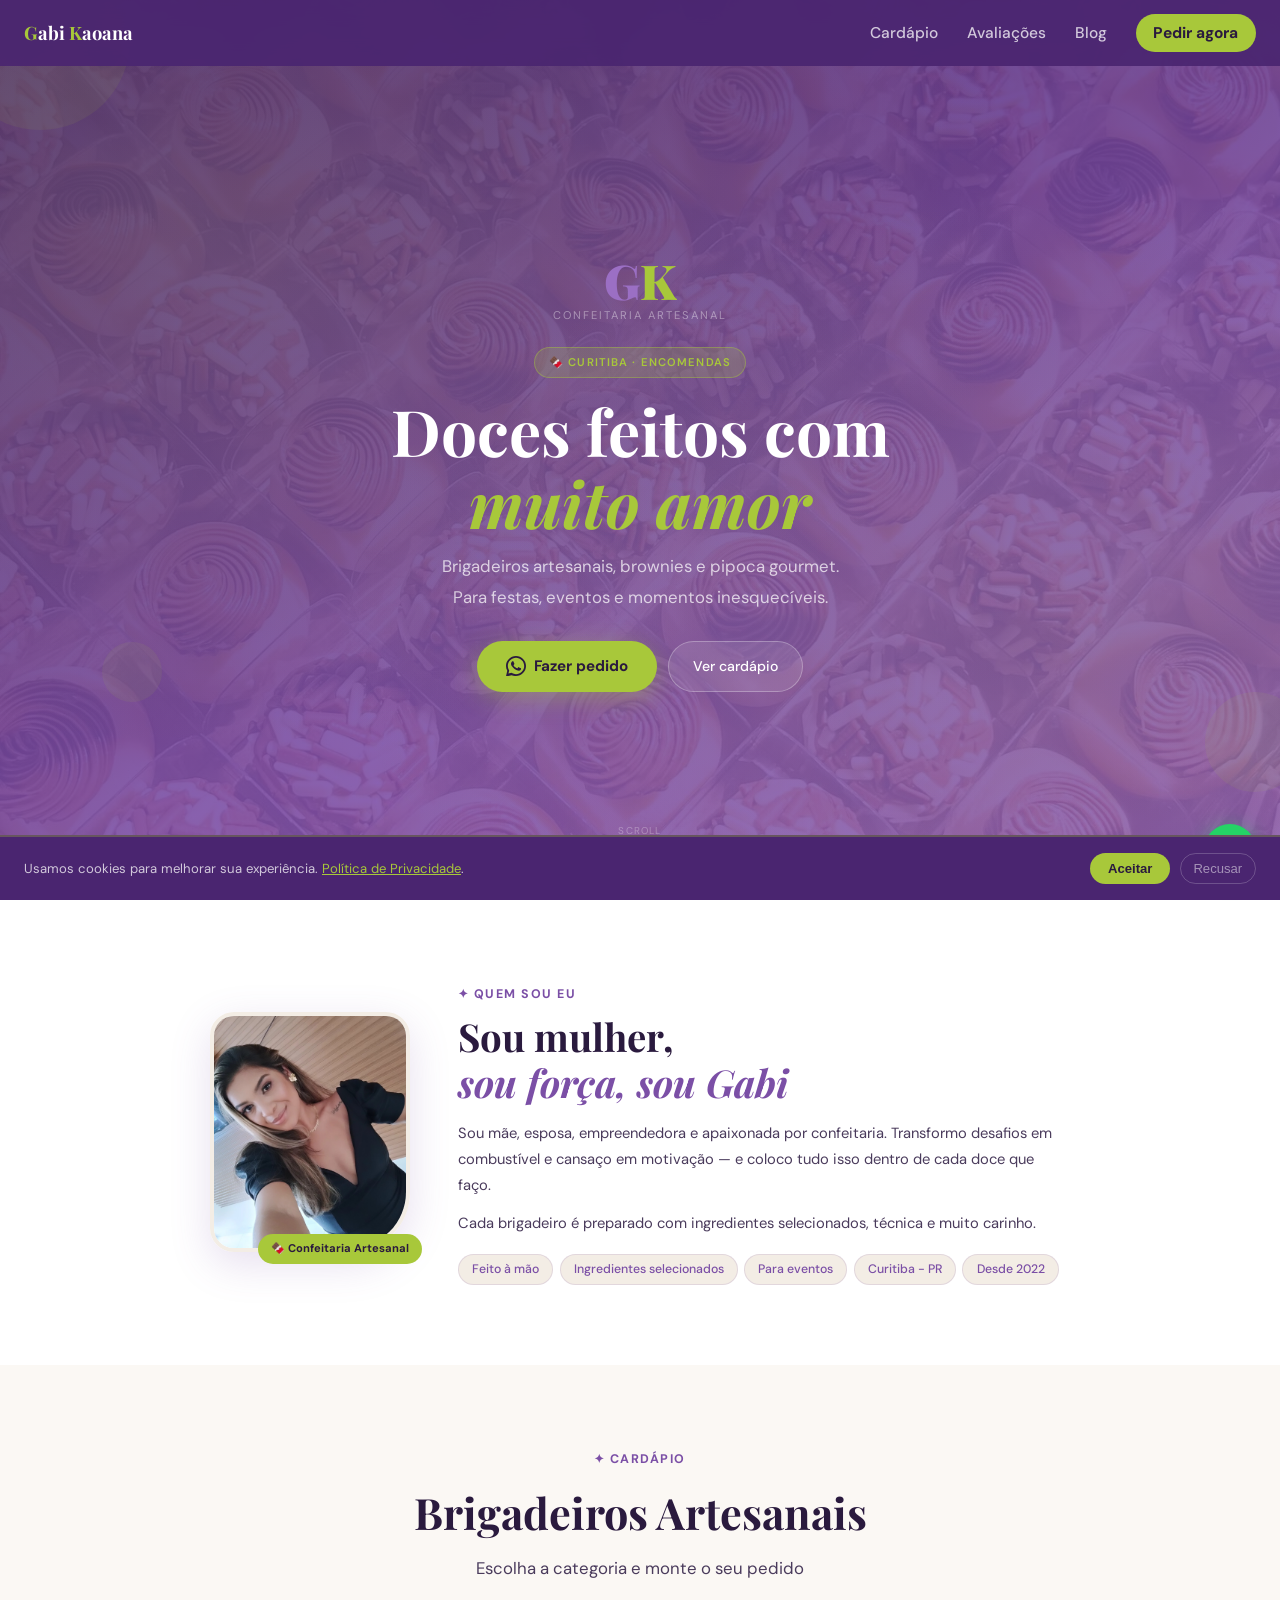
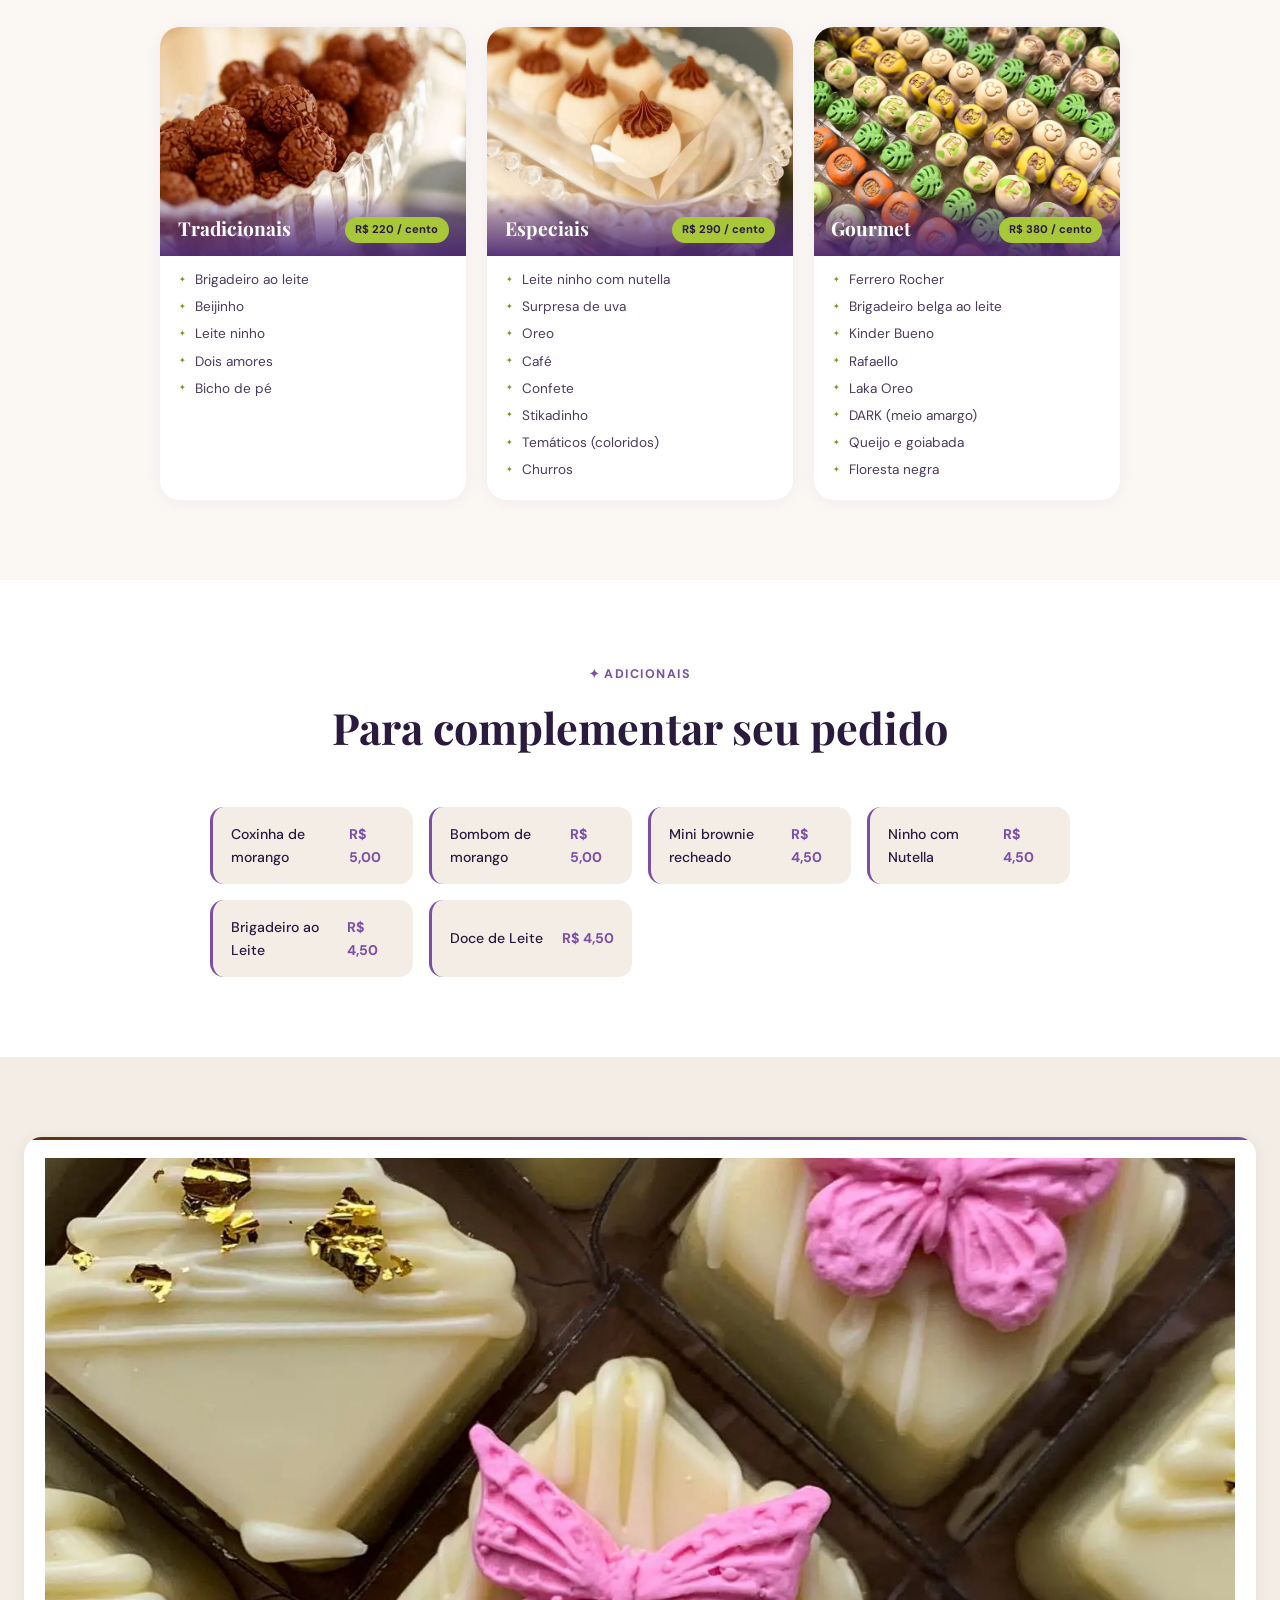
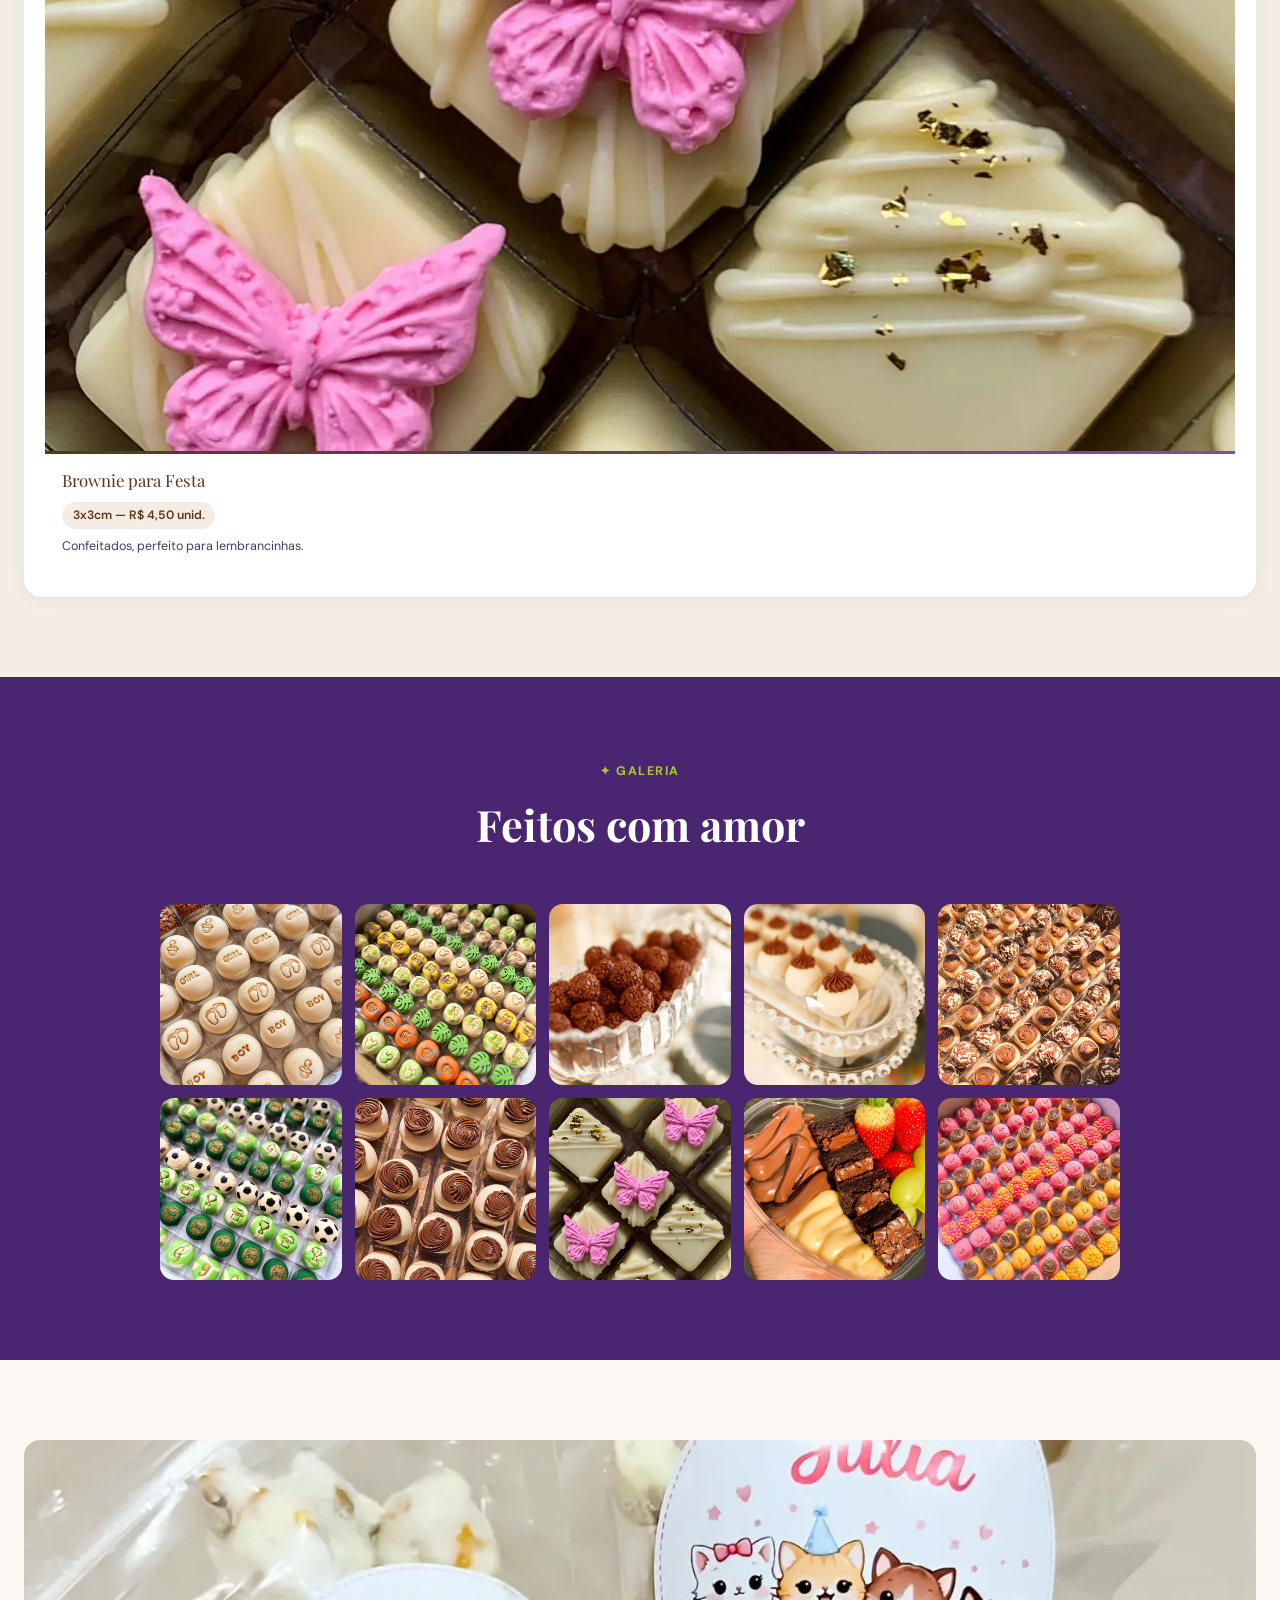
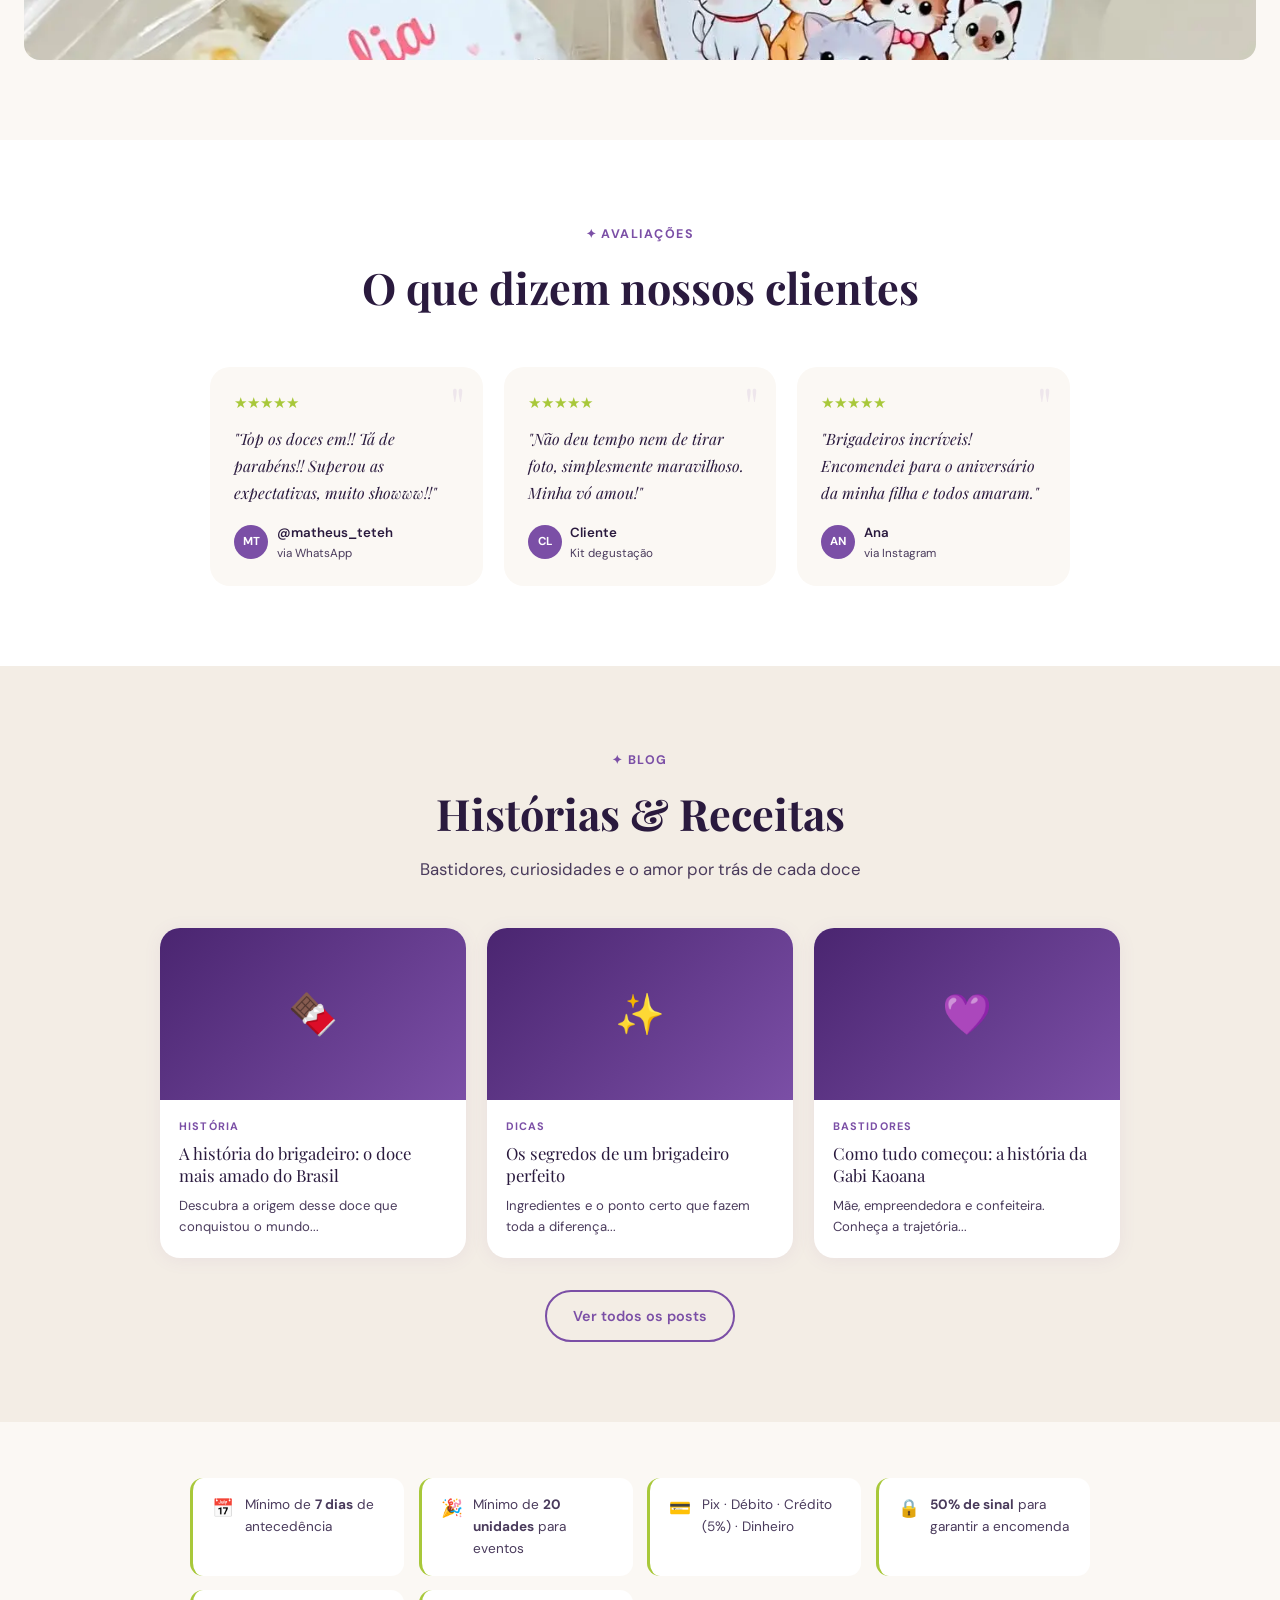
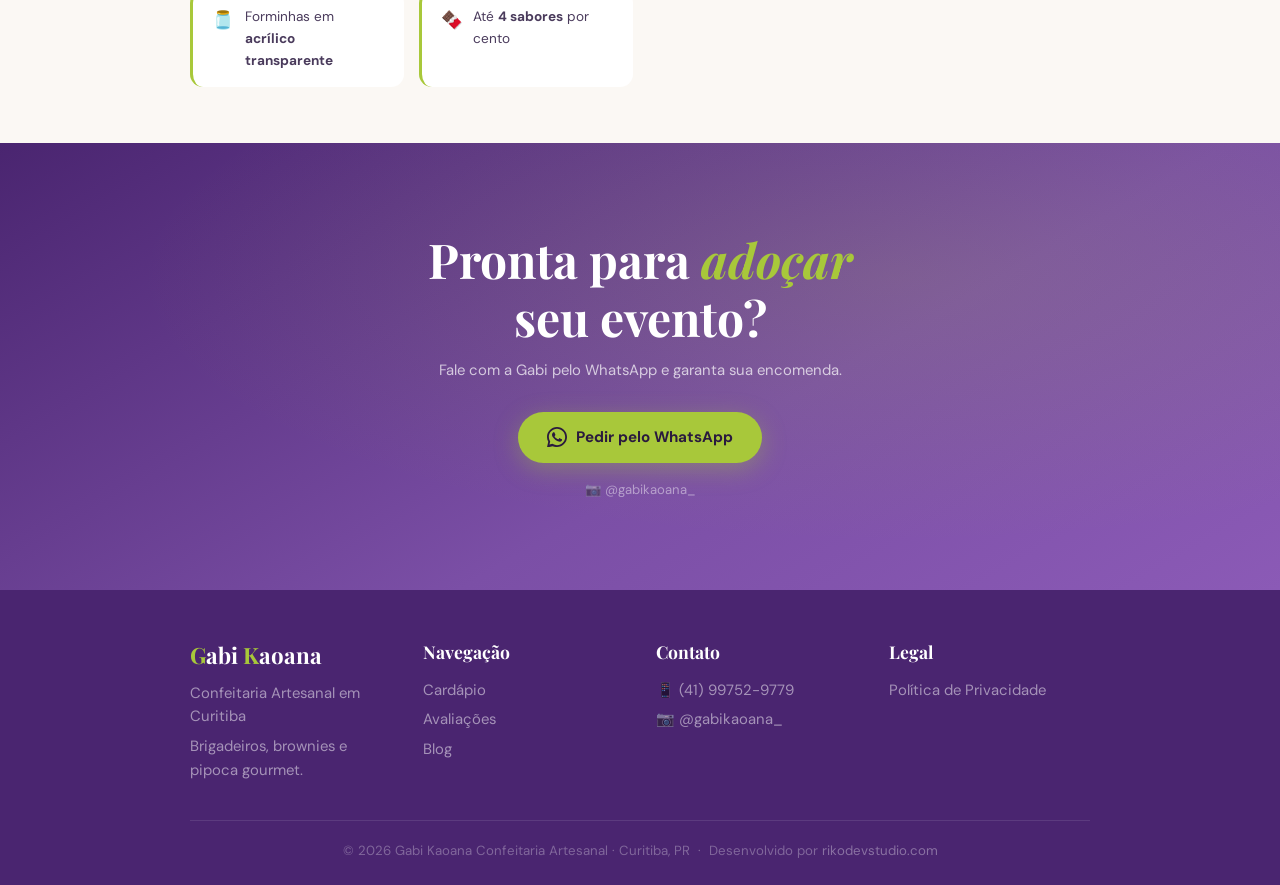
<file: index.html>
<!DOCTYPE html>
<html lang="pt-BR">
<head>
  <meta charset="UTF-8">
  <meta name="viewport" content="width=device-width, initial-scale=1.0">

  <!-- SEO -->
  <title>Gabi Kaoana | Brigadeiros Artesanais em Curitiba</title>
  <meta name="description" content="Brigadeiros artesanais, brownies e pipoca gourmet em Curitiba. Tradicionais, Especiais e Gourmet. Encomendas para festas e eventos. Peça pelo WhatsApp!">
  <meta name="keywords" content="brigadeiros curitiba, brigadeiro gourmet curitiba, encomenda brigadeiro curitiba, confeitaria artesanal curitiba, brownie curitiba, pipoca gourmet curitiba, doces para festa curitiba">
  <meta name="author" content="Gabi Kaoana Confeitaria Artesanal">
  <meta name="robots" content="index, follow">
  <link rel="icon" href="assets/images/favicon.png">
  <link rel="canonical" href="https://gabikaoana.com.br">
  

  <!-- Open Graph -->
  <meta property="og:type" content="website">
  <meta property="og:title" content="Gabi Kaoana | Brigadeiros Artesanais em Curitiba">
  <meta property="og:description" content="Brigadeiros feitos com amor. Tradicionais, Especiais e Gourmet. Encomendas para festas em Curitiba.">
  <meta property="og:image" content="https://gabikaoana.com.br/assets/images/og-preview.jpg">
  <meta property="og:url" content="https://gabikaoana.com.br">
  <meta property="og:locale" content="pt_BR">
  <meta property="og:site_name" content="Gabi Kaoana Confeitaria Artesanal">
  <meta property="og:image" content=".../og-preview.jpg">

  <!-- Geo tags -->
  <meta name="geo.region" content="BR-PR">
  <meta name="geo.placename" content="Curitiba">
  <meta name="geo.position" content="-25.4284;-49.2733">
  <meta name="ICBM" content="-25.4284, -49.2733">

  <!-- Schema LocalBusiness -->
  <script type="application/ld+json">
  {
    "@context": "https://schema.org",
    "@type": "FoodEstablishment",
    "name": "Gabi Kaoana Confeitaria Artesanal",
    "description": "Brigadeiros artesanais, brownies e pipoca gourmet em Curitiba.",
    "url": "https://gabikaoana.com.br",
    "telephone": "+5541997529779",
    "priceRange": "$$",
    "servesCuisine": ["Confeitaria","Doces","Brigadeiros"],
    "address": {
      "@type": "PostalAddress",
      "addressLocality": "Curitiba",
      "addressRegion": "PR",
      "addressCountry": "BR"
    },
    "geo": {
      "@type": "GeoCoordinates",
      "latitude": -25.4284,
      "longitude": -49.2733
    },
    "sameAs": [
      "https://instagram.com/gabikaoana_",
      "https://wa.me/5541997529779"
    ],
    "aggregateRating": {
      "@type": "AggregateRating",
      "ratingValue": "5",
      "reviewCount": "3"
    }
  }
  </script>

  <!-- Schema FAQ -->
  <script type="application/ld+json">
  {
    "@context": "https://schema.org",
    "@type": "FAQPage",
    "mainEntity": [
      {
        "@type": "Question",
        "name": "Com quantos dias devo pedir os brigadeiros?",
        "acceptedAnswer": {
          "@type": "Answer",
          "text": "Mínimo de 7 dias de antecedência."
        }
      },
      {
        "@type": "Question",
        "name": "Qual o mínimo para eventos?",
        "acceptedAnswer": {
          "@type": "Answer",
          "text": "Mínimo de 20 unidades para eventos."
        }
      },
      {
        "@type": "Question",
        "name": "Quais formas de pagamento?",
        "acceptedAnswer": {
          "@type": "Answer",
          "text": "Pix, débito, crédito (taxa 5%) e dinheiro. 50% de sinal para confirmar."
        }
      },
      {
        "@type": "Question",
        "name": "Quantos sabores por cento?",
        "acceptedAnswer": {
          "@type": "Answer",
          "text": "Até 4 sabores por cento e 2 sabores no meio cento."
        }
      }
    ]
  }
  </script>

  <link rel="stylesheet" href="assets/css/style.css">

  <!-- O <style> que já tinhas continua aqui embaixo, não mexe -->
  <style>
    /* ── HERO ── */
    .hero {
      min-height: 100svh;
      background:
  linear-gradient(155deg, rgba(74,37,112,.95) 0%, rgba(123,79,166,.90) 60%, rgba(139,90,182,.88) 100%),
  url('assets/images/brig-churros-bandeja.webp') center/cover no-repeat;
      display: grid; place-items: center;
      text-align: center; padding: 6rem 1.5rem 3rem;
      position: relative; overflow: hidden;
    }
    .hero::before {
      content: ''; position: absolute; inset: 0;
      background:
        radial-gradient(ellipse at 15% 25%, rgba(168,200,58,.14), transparent 55%),
        radial-gradient(ellipse at 85% 70%, rgba(168,200,58,.09), transparent 50%);
    }
    .bubble {
      position: absolute; border-radius: 50%;
      background: rgba(168,200,58,.08);
      animation: float var(--d,7s) ease-in-out infinite;
      animation-delay: var(--dl,0s);
    }
    @keyframes float { 0%,100%{transform:translateY(0)} 50%{transform:translateY(-18px)} }
    @keyframes fadeUp { from{opacity:0;transform:translateY(18px)} to{opacity:1;transform:translateY(0)} }

    .hero-content { position: relative; z-index: 1; max-width: 580px; }
    .gk-logo { font-family:'Playfair Display',serif; font-size:3rem; font-weight:900; color:var(--branco); line-height:1; }
    .gk-logo .g { color: var(--roxo-claro); }
    .gk-logo .k { color: var(--verde); }
    .gk-sub { font-size:.7rem; letter-spacing:.18em; text-transform:uppercase; color:rgba(255,255,255,.4); margin-top:.2rem; margin-bottom:1.4rem; }

    .hero-badge {
      display: inline-block;
      background: rgba(168,200,58,.18); border: 1px solid rgba(168,200,58,.4);
      color: var(--verde); font-size:.7rem; font-weight:600;
      letter-spacing:.1em; text-transform:uppercase;
      padding:.32rem .9rem; border-radius:100px;
      margin-bottom:1.1rem;
      animation: fadeUp .6s .1s ease both;
    }
    .hero h1 {
      font-family:'Playfair Display',serif;
      font-size:clamp(2.4rem,7vw,4rem);
      color:var(--branco); line-height:1.12; margin-bottom:.8rem;
      animation: fadeUp .6s .2s ease both;
    }
    .hero h1 em { font-style:italic; color:var(--verde); }
    .hero p {
      font-size:clamp(.9rem,2.5vw,1.05rem);
      color:rgba(255,255,255,.72); line-height:1.8;
      margin-bottom:1.8rem;
      animation: fadeUp .6s .3s ease both;
    }
    .hero-btns { display:flex; flex-wrap:wrap; gap:.7rem; justify-content:center; animation: fadeUp .6s .4s ease both; }
    .btn-ghost {
      display:inline-flex; align-items:center; gap:.5rem;
      background:rgba(255,255,255,.1); border:1.5px solid rgba(255,255,255,.28);
      color:var(--branco); font-weight:500; font-size:.88rem;
      padding:.8rem 1.5rem; border-radius:100px;
      text-decoration:none; min-height:48px;
      transition:background .2s;
    }
    .btn-ghost:hover { background:rgba(255,255,255,.18); }
    .hero-scroll {
      position:absolute; bottom:1.8rem; left:50%; transform:translateX(-50%);
      color:rgba(255,255,255,.3); font-size:.62rem; letter-spacing:.12em; text-transform:uppercase;
      display:flex; flex-direction:column; align-items:center; gap:.3rem;
    }
    .hero-scroll::after { content:''; width:1px; height:28px; background:rgba(255,255,255,.18); animation:pulse 2s ease-in-out infinite; }
    @keyframes pulse { 0%,100%{opacity:.4} 50%{opacity:.1} }

    /* ── SOBRE ── */
    .sobre { background:var(--branco); padding:5rem 1.5rem; }
    .sobre-inner { max-width:860px; margin:0 auto; display:grid; grid-template-columns:1fr; gap:3rem; align-items:center; }
    @media(min-width:680px){ .sobre-inner{ grid-template-columns:auto 1fr; } }
    .sobre-foto-wrap { position:relative; width:200px; margin:0 auto; }
    .sobre-foto { width:200px; height:240px; border-radius:24px 24px 60px 24px; object-fit:cover; border:4px solid var(--creme2); box-shadow:0 12px 40px rgba(123,79,166,.18); }
    .sobre-badge { position:absolute; bottom:-12px; right:-12px; background:var(--verde); color:var(--texto); font-size:.7rem; font-weight:700; padding:.38rem .8rem; border-radius:100px; white-space:nowrap; }
    .sobre h2 { font-family:'Playfair Display',serif; font-size:clamp(1.8rem,4vw,2.4rem); line-height:1.2; margin-bottom:.9rem; }
    .sobre h2 em { font-style:italic; color:var(--roxo); }
    .sobre p { color:var(--soft); line-height:1.8; font-size:.92rem; margin-bottom:.7rem; }
    .pills { display:flex; flex-wrap:wrap; gap:.4rem; margin-top:1.1rem; }
    .pill { background:var(--creme2); border:1px solid rgba(123,79,166,.14); color:var(--roxo); font-size:.77rem; font-weight:500; padding:.28rem .82rem; border-radius:100px; }

    /* ── CARDÁPIO ── */
    .cardapio { padding:5rem 1.5rem; background:var(--creme); }
    .cat-grid { display:grid; grid-template-columns:repeat(auto-fit,minmax(260px,1fr)); gap:1.3rem; max-width:960px; margin:0 auto; }
    .cat-card { background:var(--branco); border-radius:20px; overflow:hidden; box-shadow:0 2px 18px rgba(123,79,166,.08); transition:transform .25s,box-shadow .25s; }
    .cat-card:hover { transform:translateY(-6px); box-shadow:0 14px 40px rgba(123,79,166,.16); }
    .cat-top { padding:1.2rem 1.2rem .6rem; display:flex; align-items:flex-start; justify-content:space-between; gap:.4rem; }
    .cat-name { font-family:'Playfair Display',serif; font-size:1.2rem; color:var(--roxo); }
    .cat-badge { background:var(--verde); color:var(--texto); font-size:.7rem; font-weight:700; padding:.26rem .65rem; border-radius:100px; white-space:nowrap; flex-shrink:0; }
    .cat-line { height:2px; margin:0 1.2rem; background:linear-gradient(to right,var(--roxo),var(--verde)); border-radius:2px; }
    .cat-list { padding:.8rem 1.2rem 1.2rem; list-style:none; display:flex; flex-direction:column; gap:.34rem; }
    .cat-list li { font-size:.85rem; color:var(--soft); padding-left:1rem; position:relative; }
    .cat-list li::before { content:'✦'; position:absolute; left:0; color:var(--verde-esc); font-size:.52rem; top:.22rem; }

    /* ── ADICIONAIS ── */
    .adicionais { padding:5rem 1.5rem; background:var(--branco); }
    .adic-grid { display:grid; grid-template-columns:repeat(auto-fit,minmax(200px,1fr)); gap:1rem; max-width:860px; margin:0 auto; }
    .adic-item { background:var(--creme2); border-radius:14px; padding:1rem 1.1rem; display:flex; justify-content:space-between; align-items:center; border-left:3px solid var(--roxo); }
    .adic-nome { font-size:.88rem; font-weight:500; }
    .adic-preco { font-size:.88rem; font-weight:700; color:var(--roxo); }

    /* ── BROWNIES ── */
    .brownies { padding:5rem 1.5rem; background:var(--creme2); }
    .brow-grid { display:grid; grid-template-columns:repeat(auto-fit,minmax(240px,1fr)); gap:1.2rem; max-width:820px; margin:0 auto; }
    .brow-card { background:var(--branco); border-radius:18px; padding:1.3rem; position:relative; overflow:hidden; transition:transform .25s; }
    .brow-card::before { content:''; position:absolute; top:0; left:0; right:0; height:3px; background:linear-gradient(to right,var(--marrom),var(--roxo)); }
    .brow-card:hover { transform:translateY(-5px); }
    .brow-name { font-family:'Playfair Display',serif; font-size:1.05rem; color:var(--marrom); margin-bottom:.5rem; }
    .brow-precos { display:flex; flex-wrap:wrap; gap:.35rem; margin-bottom:.5rem; }
    .brow-preco { background:#F5EDE3; color:var(--marrom); font-size:.76rem; font-weight:600; padding:.24rem .65rem; border-radius:100px; }
    .brow-obs { font-size:.78rem; color:var(--soft); }

    /* ── PIPOCA ── */
    .pipoca { padding:5rem 1.5rem; background:var(--creme); }
    .pip-inner { max-width:860px; margin:0 auto; display:grid; grid-template-columns:1fr; gap:2.5rem; }
    @media(min-width:620px){ .pip-inner{ grid-template-columns:1fr 1fr; align-items:start; } }
    .pip-sabores { display:flex; flex-wrap:wrap; gap:.45rem; margin-top:.6rem; }
    .sabor { background:var(--creme2); border:1px solid rgba(123,79,166,.12); color:var(--soft); font-size:.8rem; font-weight:500; padding:.3rem .8rem; border-radius:100px; cursor:default; transition:background .2s,color .2s; }
    .sabor:hover { background:var(--roxo); color:var(--branco); }
    .pip-precos { display:grid; grid-template-columns:1fr 1fr; gap:.65rem; }
    .pip-card { background:linear-gradient(135deg,var(--roxo-esc),var(--roxo)); border-radius:14px; padding:1.1rem 1rem; text-align:center; color:var(--branco); transition:transform .2s; }
    .pip-card:hover { transform:translateY(-3px); }
    .pip-peso { font-family:'Playfair Display',serif; font-size:1.45rem; color:var(--verde); }
    .pip-val { font-size:.95rem; font-weight:600; margin-top:.18rem; }

    /* ── DEPOIMENTOS ── */
    .depoimentos { padding:5rem 1.5rem; background:var(--branco); }
    .dep-grid { display:grid; grid-template-columns:repeat(auto-fit,minmax(270px,1fr)); gap:1.3rem; max-width:860px; margin:0 auto; }
    .dep-card { background:var(--creme); border-radius:20px; padding:1.5rem; position:relative; }
    .dep-stars { color:var(--verde); font-size:.95rem; margin-bottom:.7rem; }
    .dep-text { font-family:'Playfair Display',serif; font-style:italic; font-size:.98rem; color:var(--texto); line-height:1.7; margin-bottom:1rem; }
    .dep-autor { display:flex; align-items:center; gap:.55rem; }
    .dep-avatar { width:34px; height:34px; border-radius:50%; background:var(--roxo); color:var(--branco); display:grid; place-items:center; font-size:.72rem; font-weight:700; flex-shrink:0; }
    .dep-nome { font-size:.83rem; font-weight:600; }
    .dep-via { font-size:.73rem; color:var(--soft); }
    .dep-quote { position:absolute; top:.8rem; right:1.1rem; font-family:'Playfair Display',serif; font-size:3.2rem; color:rgba(123,79,166,.1); line-height:1; pointer-events:none; }

    /* ── BLOG PREVIEW ── */
    .blog-prev { padding:5rem 1.5rem; background:var(--creme2); }
    .posts-grid { display:grid; grid-template-columns:repeat(auto-fit,minmax(270px,1fr)); gap:1.3rem; max-width:960px; margin:0 auto 2rem; }
    .post-card { background:var(--branco); border-radius:20px; overflow:hidden; box-shadow:0 2px 18px rgba(123,79,166,.08); transition:transform .25s; text-decoration:none; color:inherit; display:block; }
    .post-card:hover { transform:translateY(-5px); }
    .post-thumb { aspect-ratio:16/9; background:linear-gradient(135deg,var(--roxo-esc),var(--roxo)); display:grid; place-items:center; font-size:2.5rem; }
    .post-body { padding:1.1rem 1.2rem 1.3rem; }
    .post-cat { font-size:.68rem; font-weight:700; letter-spacing:.1em; text-transform:uppercase; color:var(--roxo); margin-bottom:.4rem; }
    .post-title { font-family:'Playfair Display',serif; font-size:1.05rem; line-height:1.35; margin-bottom:.5rem; }
    .post-excerpt { font-size:.82rem; color:var(--soft); line-height:1.6; }

    /* ── INFOS ── */
    .infos { padding:3.5rem 1.5rem; background:var(--creme); }
    .info-grid { display:grid; grid-template-columns:repeat(auto-fit,minmax(200px,1fr)); gap:.9rem; max-width:900px; margin:0 auto; }
    .info-item { background:var(--branco); border-radius:13px; padding:1rem 1.2rem; display:flex; align-items:flex-start; gap:.65rem; font-size:.85rem; color:var(--soft); border-left:3px solid var(--verde); }
    .info-icon { font-size:1.1rem; flex-shrink:0; }

    /* ── CTA FINAL ── */
    .cta-final { padding:5.5rem 1.5rem; background:linear-gradient(150deg,var(--roxo-esc) 0%,var(--roxo) 60%,#8B5AB6 100%); text-align:center; position:relative; overflow:hidden; }
    .cta-final::before { content:''; position:absolute; inset:0; background:radial-gradient(ellipse at 70% 30%,rgba(168,200,58,.14),transparent 60%); }
    .cta-inner { position:relative; z-index:1; max-width:530px; margin:0 auto; }
    .cta-final h2 { font-family:'Playfair Display',serif; font-size:clamp(2rem,5vw,3rem); color:var(--branco); line-height:1.2; margin-bottom:.7rem; }
    .cta-final h2 em { font-style:italic; color:var(--verde); }
    .cta-final p { color:rgba(255,255,255,.7); margin-bottom:1.8rem; font-size:.93rem; line-height:1.7; }
    .cta-insta { display:inline-flex; align-items:center; gap:.35rem; color:rgba(255,255,255,.45); font-size:.82rem; text-decoration:none; margin-top:1rem; transition:color .2s; }
    .cta-insta:hover { color:var(--verde); }
  </style>
</head>
<body>

<!-- NAV -->
<nav class="nav">
  <a class="nav-logo" href="index.html"><span>G</span>abi <span>K</span>aoana</a>
  <div class="nav-links">
    <a href="#cardapio">Cardápio</a>
    <a href="#depoimentos">Avaliações</a>
    <a href="blog/index.html">Blog</a>
    <a class="nav-cta" href="https://wa.me/5541997529779?text=Olá Gabi! Vim pelo site 😊" target="_blank" rel="noopener">Pedir agora</a>
  </div>
  <button class="nav-burger" aria-label="Menu">
    <span></span><span></span><span></span>
  </button>
</nav>

<!-- HERO -->
<section class="hero">
  <div class="bubble" style="width:180px;height:180px;top:-50px;left:-50px;--d:8s;--dl:0s"></div>
  <div class="bubble" style="width:100px;height:100px;bottom:12%;right:-25px;--d:6s;--dl:2s"></div>
  <div class="bubble" style="width:60px;height:60px;bottom:22%;left:8%;--d:9s;--dl:4s"></div>
  <div class="hero-content">
    <div class="gk-logo"><span class="g">G</span><span class="k">K</span></div>
    <div class="gk-sub">Confeitaria Artesanal</div>
    <span class="hero-badge">🍫 Curitiba · Encomendas</span>
    <h1>Doces feitos com<br><em>muito amor</em></h1>
    <p>Brigadeiros artesanais, brownies e pipoca gourmet.<br>Para festas, eventos e momentos inesquecíveis.</p>
    <div class="hero-btns">
      <a class="btn-primary" href="https://wa.me/5541997529779?text=Olá Gabi! Vim pelo site e quero fazer um pedido 😊" target="_blank" rel="noopener">
        <svg width="20" height="20" viewBox="0 0 24 24" fill="currentColor"><path d="M17.472 14.382c-.297-.149-1.758-.867-2.03-.967-.273-.099-.471-.148-.67.15-.197.297-.767.966-.94 1.164-.173.199-.347.223-.644.075-.297-.15-1.255-.463-2.39-1.475-.883-.788-1.48-1.761-1.653-2.059-.173-.297-.018-.458.13-.606.134-.133.298-.347.446-.52.149-.174.198-.298.298-.497.099-.198.05-.371-.025-.52-.075-.149-.669-1.612-.916-2.207-.242-.579-.487-.5-.669-.51-.173-.008-.371-.01-.57-.01-.198 0-.52.074-.792.372-.272.297-1.04 1.016-1.04 2.479 0 1.462 1.065 2.875 1.213 3.074.149.198 2.096 3.2 5.077 4.487.709.306 1.262.489 1.694.625.712.227 1.36.195 1.871.118.571-.085 1.758-.719 2.006-1.413.248-.694.248-1.289.173-1.413-.074-.124-.272-.198-.57-.347z"/><path d="M12 0C5.373 0 0 5.373 0 12c0 2.124.554 4.118 1.523 5.847L.057 23.886a.5.5 0 00.611.61l6.055-1.457A11.943 11.943 0 0012 24c6.627 0 12-5.373 12-12S18.627 0 12 0zm0 21.818a9.808 9.808 0 01-4.994-1.368l-.358-.213-3.712.893.924-3.649-.233-.376A9.79 9.79 0 012.182 12C2.182 6.57 6.57 2.182 12 2.182S21.818 6.57 21.818 12 17.43 21.818 12 21.818z"/></svg>
        Fazer pedido
      </a>
      <a class="btn-ghost" href="#cardapio">Ver cardápio</a>
    </div>
  </div>
  <div class="hero-scroll">scroll</div>
</section>

<!-- SOBRE -->
<section class="sobre">
  <div class="sobre-inner anim-scroll">
    <div class="sobre-foto-wrap">
      <!-- TROCAR pela foto real da Gabi -->
      <img class="sobre-foto" src="assets/images/gabi-foto.jpg" alt="Gabi Kaoana, confeiteira artesanal em Curitiba" loading="lazy" width="200" height="240">
      <span class="sobre-badge">🍫 Confeitaria Artesanal</span>
    </div>
    <div>
      <span class="sec-tag">✦ Quem sou eu</span>
      <h2>Sou mulher,<br><em>sou força, sou Gabi</em></h2>
      <p>Sou mãe, esposa, empreendedora e apaixonada por confeitaria. Transformo desafios em combustível e cansaço em motivação — e coloco tudo isso dentro de cada doce que faço.</p>
      <p>Cada brigadeiro é preparado com ingredientes selecionados, técnica e muito carinho.</p>
      <div class="pills">
        <span class="pill">Feito à mão</span>
        <span class="pill">Ingredientes selecionados</span>
        <span class="pill">Para eventos</span>
        <span class="pill">Curitiba - PR</span>
        <span class="pill">Desde 2022</span>
      </div>
    </div>
  </div>
</section>

<!-- CARDÁPIO -->
<!-- CARDÁPIO -->
<section class="cardapio" id="cardapio">
  <div class="sec-header anim-scroll">
    <span class="sec-tag">✦ Cardápio</span>
    <h2>Brigadeiros Artesanais</h2>
    <p>Escolha a categoria e monte o seu pedido</p>
  </div>
  <div class="cat-grid anim-stagger">

    <div class="cat-card">
      <div class="cat-foto">
        <img src="assets/images/brig-tradicional-taca.webp" alt="Brigadeiros Tradicionais" loading="lazy">
        <div class="cat-overlay">
          <span class="cat-name">Tradicionais</span>
          <span class="cat-badge">R$ 220 / cento</span>
        </div>
      </div>
      <ul class="cat-list">
        <li>Brigadeiro ao leite</li>
        <li>Beijinho</li>
        <li>Leite ninho</li>
        <li>Dois amores</li>
        <li>Bicho de pé</li>
      </ul>
    </div>

    <div class="cat-card">
      <div class="cat-foto">
        <img src="assets/images/brig-ninho-perolas.webp" alt="Brigadeiros Especiais" loading="lazy">
        <div class="cat-overlay">
          <span class="cat-name">Especiais</span>
          <span class="cat-badge">R$ 290 / cento</span>
        </div>
      </div>
      <ul class="cat-list">
        <li>Leite ninho com nutella</li>
        <li>Surpresa de uva</li>
        <li>Oreo</li>
        <li>Café</li>
        <li>Confete</li>
        <li>Stikadinho</li>
        <li>Temáticos (coloridos)</li>
        <li>Churros</li>
      </ul>
    </div>

    <div class="cat-card">
      <div class="cat-foto">
        <img src="assets/images/brig-tematicos-safari.webp" alt="Brigadeiros Gourmet" loading="lazy">
        <div class="cat-overlay">
          <span class="cat-name">Gourmet</span>
          <span class="cat-badge">R$ 380 / cento</span>
        </div>
      </div>
      <ul class="cat-list">
        <li>Ferrero Rocher</li>
        <li>Brigadeiro belga ao leite</li>
        <li>Kinder Bueno</li>
        <li>Rafaello</li>
        <li>Laka Oreo</li>
        <li>DARK (meio amargo)</li>
        <li>Queijo e goiabada</li>
        <li>Floresta negra</li>
      </ul>
    </div>

  </div>
</section>

<!-- ADICIONAIS -->
<section class="adicionais">
  <div class="sec-header anim-scroll">
    <span class="sec-tag">✦ Adicionais</span>
    <h2>Para complementar seu pedido</h2>
  </div>
  <div class="adic-grid anim-stagger">
    <div class="adic-item"><span class="adic-nome">Coxinha de morango</span><span class="adic-preco">R$ 5,00</span></div>
    <div class="adic-item"><span class="adic-nome">Bombom de morango</span><span class="adic-preco">R$ 5,00</span></div>
    <div class="adic-item"><span class="adic-nome">Mini brownie recheado</span><span class="adic-preco">R$ 4,50</span></div>
    <div class="adic-item"><span class="adic-nome">Ninho com Nutella</span><span class="adic-preco">R$ 4,50</span></div>
    <div class="adic-item"><span class="adic-nome">Brigadeiro ao Leite</span><span class="adic-preco">R$ 4,50</span></div>
    <div class="adic-item"><span class="adic-nome">Doce de Leite</span><span class="adic-preco">R$ 4,50</span></div>
  </div>
</section>

<!-- BROWNIES -->
<section class="brownies">
  <div class="brow-card">
  <div class="brow-thumb">
    <img src="assets/images/brownie-borboleta.webp" alt="Brownie borboleta" loading="lazy">
  </div>
  <div class="brow-body">
    <div class="brow-name">Brownie para Festa</div>
    <div class="brow-precos"><span class="brow-preco">3x3cm — R$ 4,50 unid.</span></div>
    <div class="brow-obs">Confeitados, perfeito para lembrancinhas.</div>
  </div>
</div>
</section>

<!--galeria de fotos-->

<section class="galeria" id="galeria">
  <div class="sec-header anim-scroll">
    <span class="sec-tag">✦ Galeria</span>
    <h2>Feitos com amor</h2>
  </div>
  <div class="galeria-grid anim-stagger">
    <div class="galeria-item"><img src="assets/images/brig-cha-revelacao.webp" alt="Brigadeiros chá revelação" loading="lazy"></div>
    <div class="galeria-item"><img src="assets/images/brig-tematicos-safari.webp" alt="Brigadeiros temáticos safari" loading="lazy"></div>
    <div class="galeria-item"><img src="assets/images/brig-tradicional-taca.webp" alt="Brigadeiros tradicionais" loading="lazy"></div>
    <div class="galeria-item"><img src="assets/images/brig-ninho-perolas.webp" alt="Brigadeiro ninho" loading="lazy"></div>
    <div class="galeria-item"><img src="assets/images/brig-churros-bandeja.webp" alt="Brigadeiros churros" loading="lazy"></div>
    <div class="galeria-item"><img src="assets/images/brig-tematicos-futebol.webp" alt="Brigadeiros futebol" loading="lazy"></div>
    <div class="galeria-item"><img src="assets/images/brig-ninho-nutella.webp" alt="Brigadeiro ninho nutella" loading="lazy"></div>
    <div class="galeria-item"><img src="assets/images/brownie-borboleta.webp" alt="Brownie borboleta" loading="lazy"></div>
    <div class="galeria-item"><img src="assets/images/kit-coracao.webp" alt="Kit coração" loading="lazy"></div>
    <div class="galeria-item"><img src="assets/images/doce-festa.webp" alt="Doce de festa decorado" loading="lazy"></div>
  </div>
</section>

<!-- PIPOCA -->
<section class="pipoca">
  <div class="pip-foto">
  <img src="assets/images/pipoca-personalizada-1.webp" alt="Pipoca gourmet personalizada" loading="lazy">
</div>
</section>



<!-- DEPOIMENTOS -->
<section class="depoimentos" id="depoimentos">
  <div class="sec-header anim-scroll">
    <span class="sec-tag">✦ Avaliações</span>
    <h2>O que dizem nossos clientes</h2>
  </div>
  <div class="dep-grid anim-stagger">
    <div class="dep-card">
      <div class="dep-quote">"</div>
      <div class="dep-stars">★★★★★</div>
      <p class="dep-text">"Top os doces em!! Tá de parabéns!! Superou as expectativas, muito showww!!"</p>
      <div class="dep-autor">
        <div class="dep-avatar">MT</div>
        <div><div class="dep-nome">@matheus_teteh</div><div class="dep-via">via WhatsApp</div></div>
      </div>
    </div>
    <div class="dep-card">
      <div class="dep-quote">"</div>
      <div class="dep-stars">★★★★★</div>
      <p class="dep-text">"Não deu tempo nem de tirar foto, simplesmente maravilhoso. Minha vó amou!"</p>
      <div class="dep-autor">
        <div class="dep-avatar">CL</div>
        <div><div class="dep-nome">Cliente</div><div class="dep-via">Kit degustação</div></div>
      </div>
    </div>
    <div class="dep-card">
      <div class="dep-quote">"</div>
      <div class="dep-stars">★★★★★</div>
      <p class="dep-text">"Brigadeiros incríveis! Encomendei para o aniversário da minha filha e todos amaram."</p>
      <div class="dep-autor">
        <div class="dep-avatar">AN</div>
        <div><div class="dep-nome">Ana</div><div class="dep-via">via Instagram</div></div>
      </div>
    </div>
  </div>
</section>

<!-- BLOG PREVIEW -->
<section class="blog-prev">
  <div class="sec-header anim-scroll">
    <span class="sec-tag">✦ Blog</span>
    <h2>Histórias & Receitas</h2>
    <p>Bastidores, curiosidades e o amor por trás de cada doce</p>
  </div>
  <div class="posts-grid anim-stagger">
    <a class="post-card" href="blog/historia-do-brigadeiro.html">
      <div class="post-thumb">🍫</div>
      <div class="post-body">
        <div class="post-cat">História</div>
        <div class="post-title">A história do brigadeiro: o doce mais amado do Brasil</div>
        <div class="post-excerpt">Descubra a origem desse doce que conquistou o mundo...</div>
      </div>
    </a>
    <a class="post-card" href="blog/index.html">
      <div class="post-thumb">✨</div>
      <div class="post-body">
        <div class="post-cat">Dicas</div>
        <div class="post-title">Os segredos de um brigadeiro perfeito</div>
        <div class="post-excerpt">Ingredientes e o ponto certo que fazem toda a diferença...</div>
      </div>
    </a>
    <a class="post-card" href="blog/index.html">
      <div class="post-thumb">💜</div>
      <div class="post-body">
        <div class="post-cat">Bastidores</div>
        <div class="post-title">Como tudo começou: a história da Gabi Kaoana</div>
        <div class="post-excerpt">Mãe, empreendedora e confeiteira. Conheça a trajetória...</div>
      </div>
    </a>
  </div>
  <div style="text-align:center" class="anim-scroll">
    <a class="btn-outline" href="blog/index.html">Ver todos os posts</a>
  </div>
</section>

<!-- INFOS -->
<section class="infos">
  <div class="info-grid anim-stagger">
    <div class="info-item"><span class="info-icon">📅</span><span>Mínimo de <strong>7 dias</strong> de antecedência</span></div>
    <div class="info-item"><span class="info-icon">🎉</span><span>Mínimo de <strong>20 unidades</strong> para eventos</span></div>
    <div class="info-item"><span class="info-icon">💳</span><span>Pix · Débito · Crédito (5%) · Dinheiro</span></div>
    <div class="info-item"><span class="info-icon">🔒</span><span><strong>50% de sinal</strong> para garantir a encomenda</span></div>
    <div class="info-item"><span class="info-icon">🫙</span><span>Forminhas em <strong>acrílico transparente</strong></span></div>
    <div class="info-item"><span class="info-icon">🍫</span><span>Até <strong>4 sabores</strong> por cento</span></div>
  </div>
</section>

<!-- CTA FINAL -->
<section class="cta-final">
  <div class="cta-inner anim-scroll">
    <h2>Pronta para <em>adoçar</em><br>seu evento?</h2>
    <p>Fale com a Gabi pelo WhatsApp e garanta sua encomenda.</p>
    <a class="btn-primary" href="https://wa.me/5541997529779?text=Olá Gabi! Vim pelo site e quero fazer um pedido 😊" target="_blank" rel="noopener">
      <svg width="20" height="20" viewBox="0 0 24 24" fill="currentColor"><path d="M17.472 14.382c-.297-.149-1.758-.867-2.03-.967-.273-.099-.471-.148-.67.15-.197.297-.767.966-.94 1.164-.173.199-.347.223-.644.075-.297-.15-1.255-.463-2.39-1.475-.883-.788-1.48-1.761-1.653-2.059-.173-.297-.018-.458.13-.606.134-.133.298-.347.446-.52.149-.174.198-.298.298-.497.099-.198.05-.371-.025-.52-.075-.149-.669-1.612-.916-2.207-.242-.579-.487-.5-.669-.51-.173-.008-.371-.01-.57-.01-.198 0-.52.074-.792.372-.272.297-1.04 1.016-1.04 2.479 0 1.462 1.065 2.875 1.213 3.074.149.198 2.096 3.2 5.077 4.487.709.306 1.262.489 1.694.625.712.227 1.36.195 1.871.118.571-.085 1.758-.719 2.006-1.413.248-.694.248-1.289.173-1.413-.074-.124-.272-.198-.57-.347z"/><path d="M12 0C5.373 0 0 5.373 0 12c0 2.124.554 4.118 1.523 5.847L.057 23.886a.5.5 0 00.611.61l6.055-1.457A11.943 11.943 0 0012 24c6.627 0 12-5.373 12-12S18.627 0 12 0zm0 21.818a9.808 9.808 0 01-4.994-1.368l-.358-.213-3.712.893.924-3.649-.233-.376A9.79 9.79 0 012.182 12C2.182 6.57 6.57 2.182 12 2.182S21.818 6.57 21.818 12 17.43 21.818 12 21.818z"/></svg>
      Pedir pelo WhatsApp
    </a>
    <br>
    <a class="cta-insta" href="https://instagram.com/gabikaoana_" target="_blank" rel="noopener">📷 @gabikaoana_</a>
  </div>
</section>

<!-- FOOTER -->
<footer class="footer">
  <div class="footer-grid">
    <div class="footer-col">
      <div class="footer-logo"><span>G</span>abi <span>K</span>aoana</div>
      <p>Confeitaria Artesanal em Curitiba</p>
      <p>Brigadeiros, brownies e pipoca gourmet.</p>
    </div>
    <div class="footer-col">
      <h4>Navegação</h4>
      <a href="#cardapio">Cardápio</a>
      <a href="#depoimentos">Avaliações</a>
      <a href="blog/index.html">Blog</a>
    </div>
    <div class="footer-col">
      <h4>Contato</h4>
      <a href="https://wa.me/5541997529779" target="_blank" rel="noopener">📱 (41) 99752-9779</a>
      <a href="https://instagram.com/gabikaoana_" target="_blank" rel="noopener">📷 @gabikaoana_</a>
    </div>
    <div class="footer-col">
      <h4>Legal</h4>
      <a href="politica-privacidade.html">Política de Privacidade</a>
      
    </div>
  </div>
  <div class="footer-bottom">
    <span>© 2026 Gabi Kaoana Confeitaria Artesanal · Curitiba, PR</span>
    <span>·</span>
    <span>Desenvolvido por <a href="https://rikodevstudio.com" target="_blank" rel="noopener">rikodevstudio.com</a></span>
  </div>
</footer>

<!-- COOKIE BANNER -->
<div id="cookie-banner">
  <p>Usamos cookies para melhorar sua experiência. <a href="politica-privacidade.html">Política de Privacidade</a>.</p>
  <div class="cookie-btns">
    <button class="btn-cookie-ok" id="cookie-ok">Aceitar</button>
    <button class="btn-cookie-no" id="cookie-no">Recusar</button>
  </div>
</div>

<!-- WHATSAPP FLOAT -->
<a class="whats-float" href="https://wa.me/5541997529779?text=Olá Gabi! Vim pelo site 😊" target="_blank" rel="noopener" aria-label="WhatsApp">
  <svg viewBox="0 0 24 24"><path d="M17.472 14.382c-.297-.149-1.758-.867-2.03-.967-.273-.099-.471-.148-.67.15-.197.297-.767.966-.94 1.164-.173.199-.347.223-.644.075-.297-.15-1.255-.463-2.39-1.475-.883-.788-1.48-1.761-1.653-2.059-.173-.297-.018-.458.13-.606.134-.133.298-.347.446-.52.149-.174.198-.298.298-.497.099-.198.05-.371-.025-.52-.075-.149-.669-1.612-.916-2.207-.242-.579-.487-.5-.669-.51-.173-.008-.371-.01-.57-.01-.198 0-.52.074-.792.372-.272.297-1.04 1.016-1.04 2.479 0 1.462 1.065 2.875 1.213 3.074.149.198 2.096 3.2 5.077 4.487.709.306 1.262.489 1.694.625.712.227 1.36.195 1.871.118.571-.085 1.758-.719 2.006-1.413.248-.694.248-1.289.173-1.413-.074-.124-.272-.198-.57-.347z"/><path d="M12 0C5.373 0 0 5.373 0 12c0 2.124.554 4.118 1.523 5.847L.057 23.886a.5.5 0 00.611.61l6.055-1.457A11.943 11.943 0 0012 24c6.627 0 12-5.373 12-12S18.627 0 12 0zm0 21.818a9.808 9.808 0 01-4.994-1.368l-.358-.213-3.712.893.924-3.649-.233-.376A9.79 9.79 0 012.182 12C2.182 6.57 6.57 2.182 12 2.182S21.818 6.57 21.818 12 17.43 21.818 12 21.818z"/></svg>
</a>

<script src="assets/js/main.js" defer></script>
<button class="back-top" aria-label="Voltar ao topo">
  <svg width="18" height="18" viewBox="0 0 24 24" fill="none" stroke="currentColor" stroke-width="2.5"><path d="M12 19V5M5 12l7-7 7 7"/></svg>
</button>
</body>
</html>
</file>
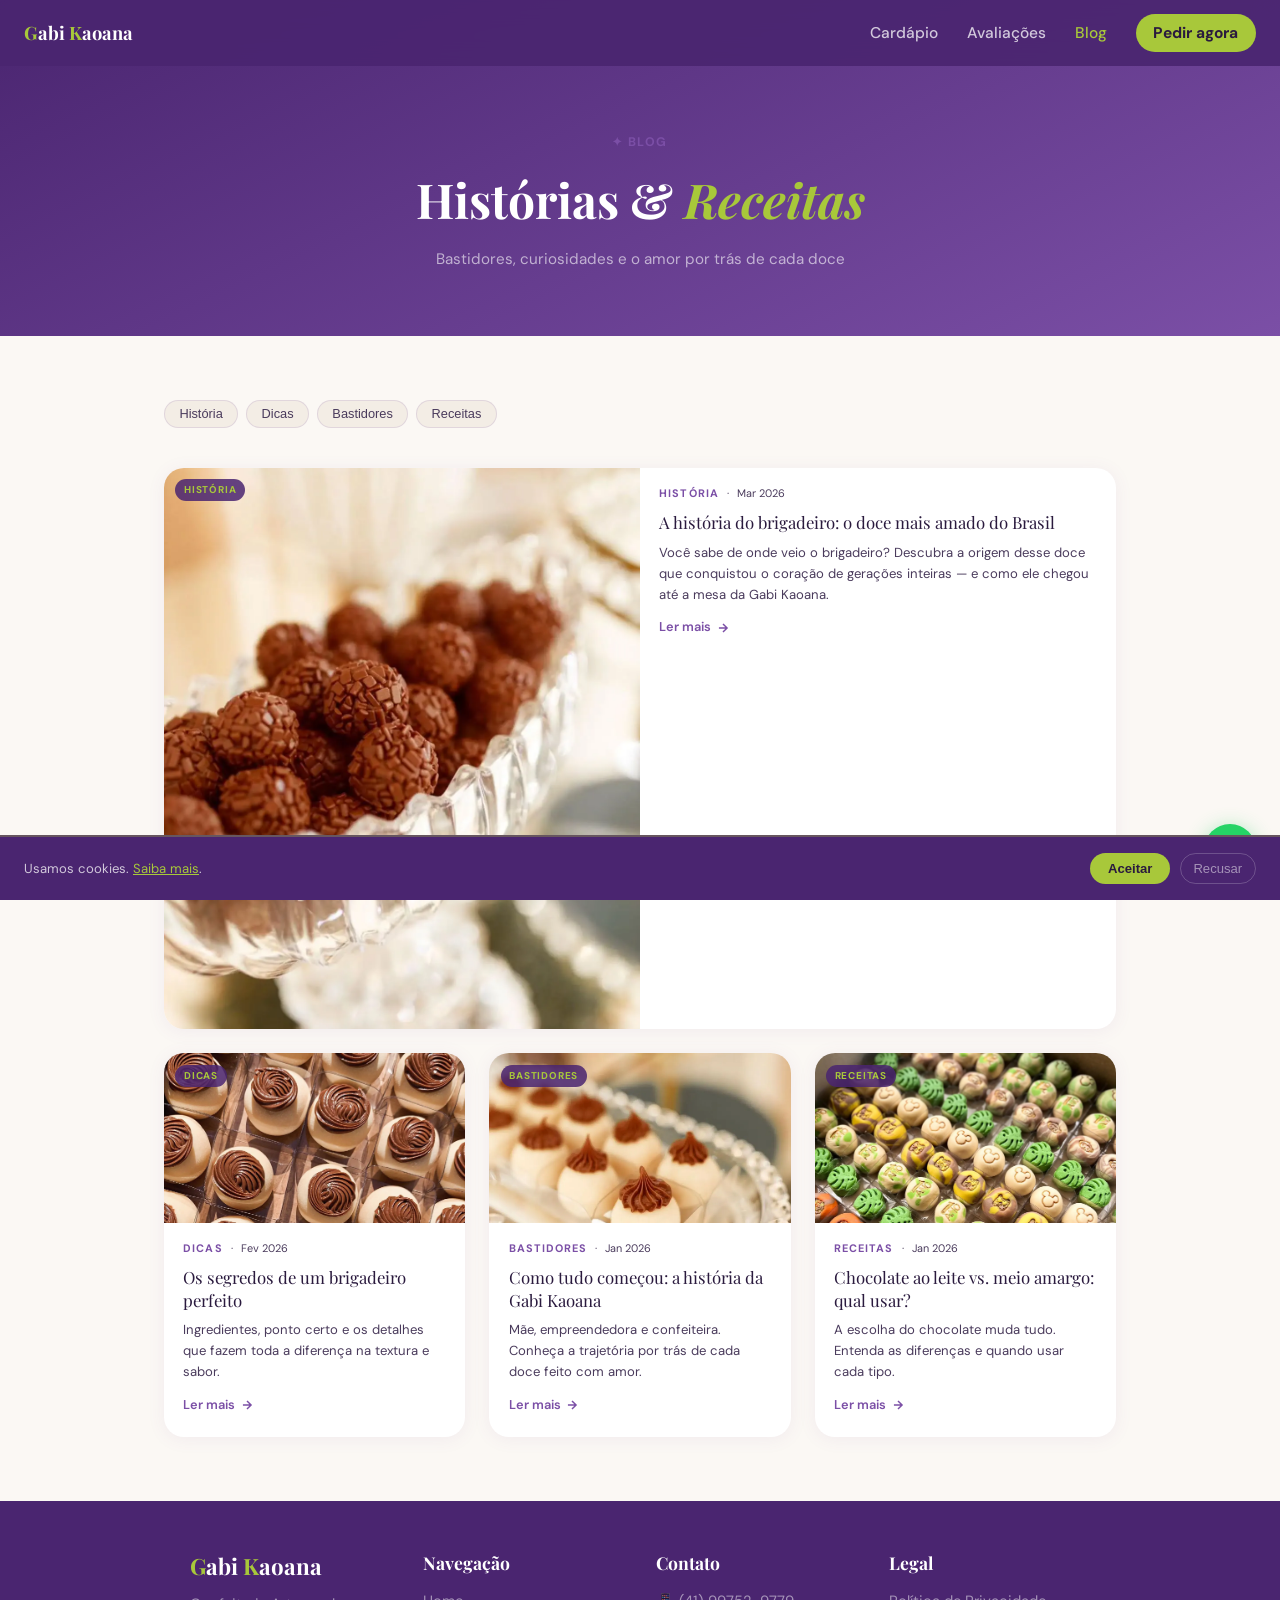
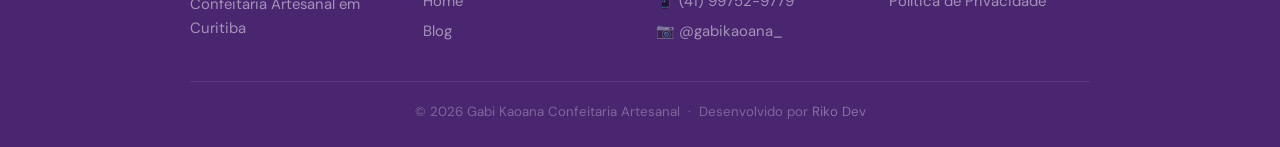
<file: blog/index.html>
<!DOCTYPE html>
<html lang="pt-BR">
<head>
  <meta charset="UTF-8">
  <meta name="viewport" content="width=device-width, initial-scale=1.0">
  <title>Blog | Gabi Kaoana Confeitaria Artesanal</title>
  <meta name="description" content="Histórias, receitas, curiosidades e bastidores da confeitaria artesanal Gabi Kaoana em Curitiba.">
  <link rel="stylesheet" href="../assets/css/style.css">
  <style>
    .post-thumb {
      aspect-ratio: 16/9;
      overflow: hidden;
      background: linear-gradient(135deg, var(--roxo-esc), var(--roxo));
      display: grid; place-items: center;
      font-size: 2.8rem;
      position: relative;
    }
    .post-thumb img {
      width: 100%; height: 100%;
      object-fit: cover;
      transition: transform .4s;
    }
    .post-card:hover .post-thumb img { transform: scale(1.05); }
    .post-featured {
      grid-column: 1 / -1;
      display: grid; grid-template-columns: 1fr;
    }
    @media(min-width:640px) {
      .post-featured { grid-template-columns: 1fr 1fr; }
      .post-featured .post-thumb { aspect-ratio: auto; min-height: 260px; }
    }
  </style>
</head>
<body>

<nav class="nav">
  <a class="nav-logo" href="../index.html"><span>G</span>abi <span>K</span>aoana</a>
  <div class="nav-links">
    <a href="../index.html#cardapio">Cardápio</a>
    <a href="../index.html#depoimentos">Avaliações</a>
    <a href="index.html" class="active">Blog</a>
    <a class="nav-cta" href="https://wa.me/5541997529779?text=Olá Gabi! Vim pelo site 😊" target="_blank" rel="noopener">Pedir agora</a>
  </div>
  <button class="nav-burger" aria-label="Menu"><span></span><span></span><span></span></button>
</nav>

<section class="blog-hero">
  <span class="sec-tag">✦ Blog</span>
  <h1>Histórias &amp; <em>Receitas</em></h1>
  <p>Bastidores, curiosidades e o amor por trás de cada doce</p>
</section>

<main class="blog-main">
  <div class="blog-filters">
   <button class="filter-btn">História</button>
<button class="filter-btn">Dicas</button>
<button class="filter-btn">Bastidores</button>
<button class="filter-btn">Receitas</button>
  </div>

  <div class="blog-grid">

    <!-- POST DESTAQUE -->
    <a class="post-card post-featured anim-scroll" href="historia-do-brigadeiro.html">
      <div class="post-thumb">
        <img src="../assets/images/brig-tradicional-taca.webp" alt="Brigadeiros tradicionais" loading="lazy">
        <span class="post-cat-badge">História</span>
      </div>
      <div class="post-body">
        <div class="post-meta">
          <span class="post-cat-label">História</span>
          <span class="post-date">Mar 2026</span>
        </div>
        <div class="post-title">A história do brigadeiro: o doce mais amado do Brasil</div>
        <div class="post-excerpt">Você sabe de onde veio o brigadeiro? Descubra a origem desse doce que conquistou o coração de gerações inteiras — e como ele chegou até a mesa da Gabi Kaoana.</div>
        <span class="post-read">
          Ler mais
          <svg viewBox="0 0 24 24" fill="none" stroke="currentColor" stroke-width="2.5"><path d="M5 12h14M12 5l7 7-7 7"/></svg>
        </span>
      </div>
    </a>

    <!-- POST 2 -->
    <a class="post-card anim-scroll" href="segredo-brigadeiro-perfeito.html">
      <div class="post-thumb">
        <img src="../assets/images/brig-ninho-nutella.webp" alt="Segredos do brigadeiro" loading="lazy">
        <span class="post-cat-badge">Dicas</span>
      </div>
      <div class="post-body">
        <div class="post-meta">
          <span class="post-cat-label">Dicas</span>
          <span class="post-date">Fev 2026</span>
        </div>
        <div class="post-title">Os segredos de um brigadeiro perfeito</div>
        <div class="post-excerpt">Ingredientes, ponto certo e os detalhes que fazem toda a diferença na textura e sabor.</div>
        <span class="post-read">Ler mais <svg viewBox="0 0 24 24" fill="none" stroke="currentColor" stroke-width="2.5"><path d="M5 12h14M12 5l7 7-7 7"/></svg></span>
      </div>
    </a>

    <!-- POST 3 -->
    <a class="post-card anim-scroll" href="bastidores-gabi.html">
      <div class="post-thumb">
        <img src="../assets/images/brig-ninho-perolas.webp" alt="História da Gabi" loading="lazy">
        <span class="post-cat-badge">Bastidores</span>
      </div>
      <div class="post-body">
        <div class="post-meta">
          <span class="post-cat-label">Bastidores</span>
          <span class="post-date">Jan 2026</span>
        </div>
        <div class="post-title">Como tudo começou: a história da Gabi Kaoana</div>
        <div class="post-excerpt">Mãe, empreendedora e confeiteira. Conheça a trajetória por trás de cada doce feito com amor.</div>
        <span class="post-read">Ler mais <svg viewBox="0 0 24 24" fill="none" stroke="currentColor" stroke-width="2.5"><path d="M5 12h14M12 5l7 7-7 7"/></svg></span>
      </div>
    </a>

    <!-- POST 4 -->
    <a class="post-card anim-scroll" href="tipos-chocolate.html">
      <div class="post-thumb">
        <img src="../assets/images/brig-tematicos-safari.webp" alt="Tipos de chocolate" loading="lazy">
        <span class="post-cat-badge">Receitas</span>
      </div>
      <div class="post-body">
        <div class="post-meta">
          <span class="post-cat-label">Receitas</span>
          <span class="post-date">Jan 2026</span>
        </div>
        <div class="post-title">Chocolate ao leite vs. meio amargo: qual usar?</div>
        <div class="post-excerpt">A escolha do chocolate muda tudo. Entenda as diferenças e quando usar cada tipo.</div>
        <span class="post-read">Ler mais <svg viewBox="0 0 24 24" fill="none" stroke="currentColor" stroke-width="2.5"><path d="M5 12h14M12 5l7 7-7 7"/></svg></span>
      </div>
    </a>

  </div>
</main>

<footer class="footer">
  <div class="footer-grid">
    <div class="footer-col">
      <div class="footer-logo"><span>G</span>abi <span>K</span>aoana</div>
      <p>Confeitaria Artesanal em Curitiba</p>
    </div>
    <div class="footer-col">
      <h4>Navegação</h4>
      <a href="../index.html">Home</a>
      <a href="index.html">Blog</a>
    </div>
    <div class="footer-col">
      <h4>Contato</h4>
      <a href="https://wa.me/5541997529779" target="_blank" rel="noopener">📱 (41) 99752-9779</a>
      <a href="https://instagram.com/gabikaoana_" target="_blank" rel="noopener">📷 @gabikaoana_</a>
    </div>
    <div class="footer-col">
      <h4>Legal</h4>
      <a href="../politica-privacidade.html">Política de Privacidade</a>
     
    </div>
  </div>
  <div class="footer-bottom">
    <span>© 2026 Gabi Kaoana Confeitaria Artesanal</span>
    <span>·</span>
    <span>Desenvolvido por <a href="https://rikodev.com.br" target="_blank" rel="noopener">Riko Dev</a></span>
  </div>
</footer>

<a class="whats-float" href="https://wa.me/5541997529779" target="_blank" rel="noopener" aria-label="WhatsApp">
  <svg viewBox="0 0 24 24"><path d="M17.472 14.382c-.297-.149-1.758-.867-2.03-.967-.273-.099-.471-.148-.67.15-.197.297-.767.966-.94 1.164-.173.199-.347.223-.644.075-.297-.15-1.255-.463-2.39-1.475-.883-.788-1.48-1.761-1.653-2.059-.173-.297-.018-.458.13-.606.134-.133.298-.347.446-.52.149-.174.198-.298.298-.497.099-.198.05-.371-.025-.52-.075-.149-.669-1.612-.916-2.207-.242-.579-.487-.5-.669-.51-.173-.008-.371-.01-.57-.01-.198 0-.52.074-.792.372-.272.297-1.04 1.016-1.04 2.479 0 1.462 1.065 2.875 1.213 3.074.149.198 2.096 3.2 5.077 4.487.709.306 1.262.489 1.694.625.712.227 1.36.195 1.871.118.571-.085 1.758-.719 2.006-1.413.248-.694.248-1.289.173-1.413-.074-.124-.272-.198-.57-.347z"/><path d="M12 0C5.373 0 0 5.373 0 12c0 2.124.554 4.118 1.523 5.847L.057 23.886a.5.5 0 00.611.61l6.055-1.457A11.943 11.943 0 0012 24c6.627 0 12-5.373 12-12S18.627 0 12 0zm0 21.818a9.808 9.808 0 01-4.994-1.368l-.358-.213-3.712.893.924-3.649-.233-.376A9.79 9.79 0 012.182 12C2.182 6.57 6.57 2.182 12 2.182S21.818 6.57 21.818 12 17.43 21.818 12 21.818z"/></svg>
</a>

<div id="cookie-banner">
  <p>Usamos cookies. <a href="../politica-privacidade.html">Saiba mais</a>.</p>
  <div class="cookie-btns">
    <button class="btn-cookie-ok" id="cookie-ok">Aceitar</button>
    <button class="btn-cookie-no" id="cookie-no">Recusar</button>
  </div>
</div>

<script src="../assets/js/main.js" defer></script>
<script>
  document.addEventListener('DOMContentLoaded', () => {
    const btns = document.querySelectorAll('.filter-btn');
    const cards = document.querySelectorAll('.post-card');

    btns.forEach(btn => {
      btn.addEventListener('click', () => {
        btns.forEach(b => b.classList.remove('active'));
        btn.classList.add('active');

        const filtro = btn.textContent.trim();

        cards.forEach(card => {
          if (filtro === 'Todos') {
            card.style.display = '';
            card.style.visibility = '';
            return;
          }
          const badge = card.querySelector('.post-cat-badge');
          const cat = badge ? badge.textContent.trim() : '';

          if (cat === filtro) {
            card.style.display = '';
            card.style.visibility = '';
          } else {
            card.style.display = 'none';
          }
        });
      });
    });

    // clique nos cards — navega para o link
    cards.forEach(card => {
      card.addEventListener('click', (e) => {
        if (e.target.closest('a')) return;
        const href = card.getAttribute('href');
        if (href) window.location.href = href;
      });
    });
  });
</script>
<button class="back-top" aria-label="Voltar ao topo">
  <svg width="18" height="18" viewBox="0 0 24 24" fill="none" stroke="currentColor" stroke-width="2.5"><path d="M12 19V5M5 12l7-7 7 7"/></svg>
</button>
</body>
</html>
</file>
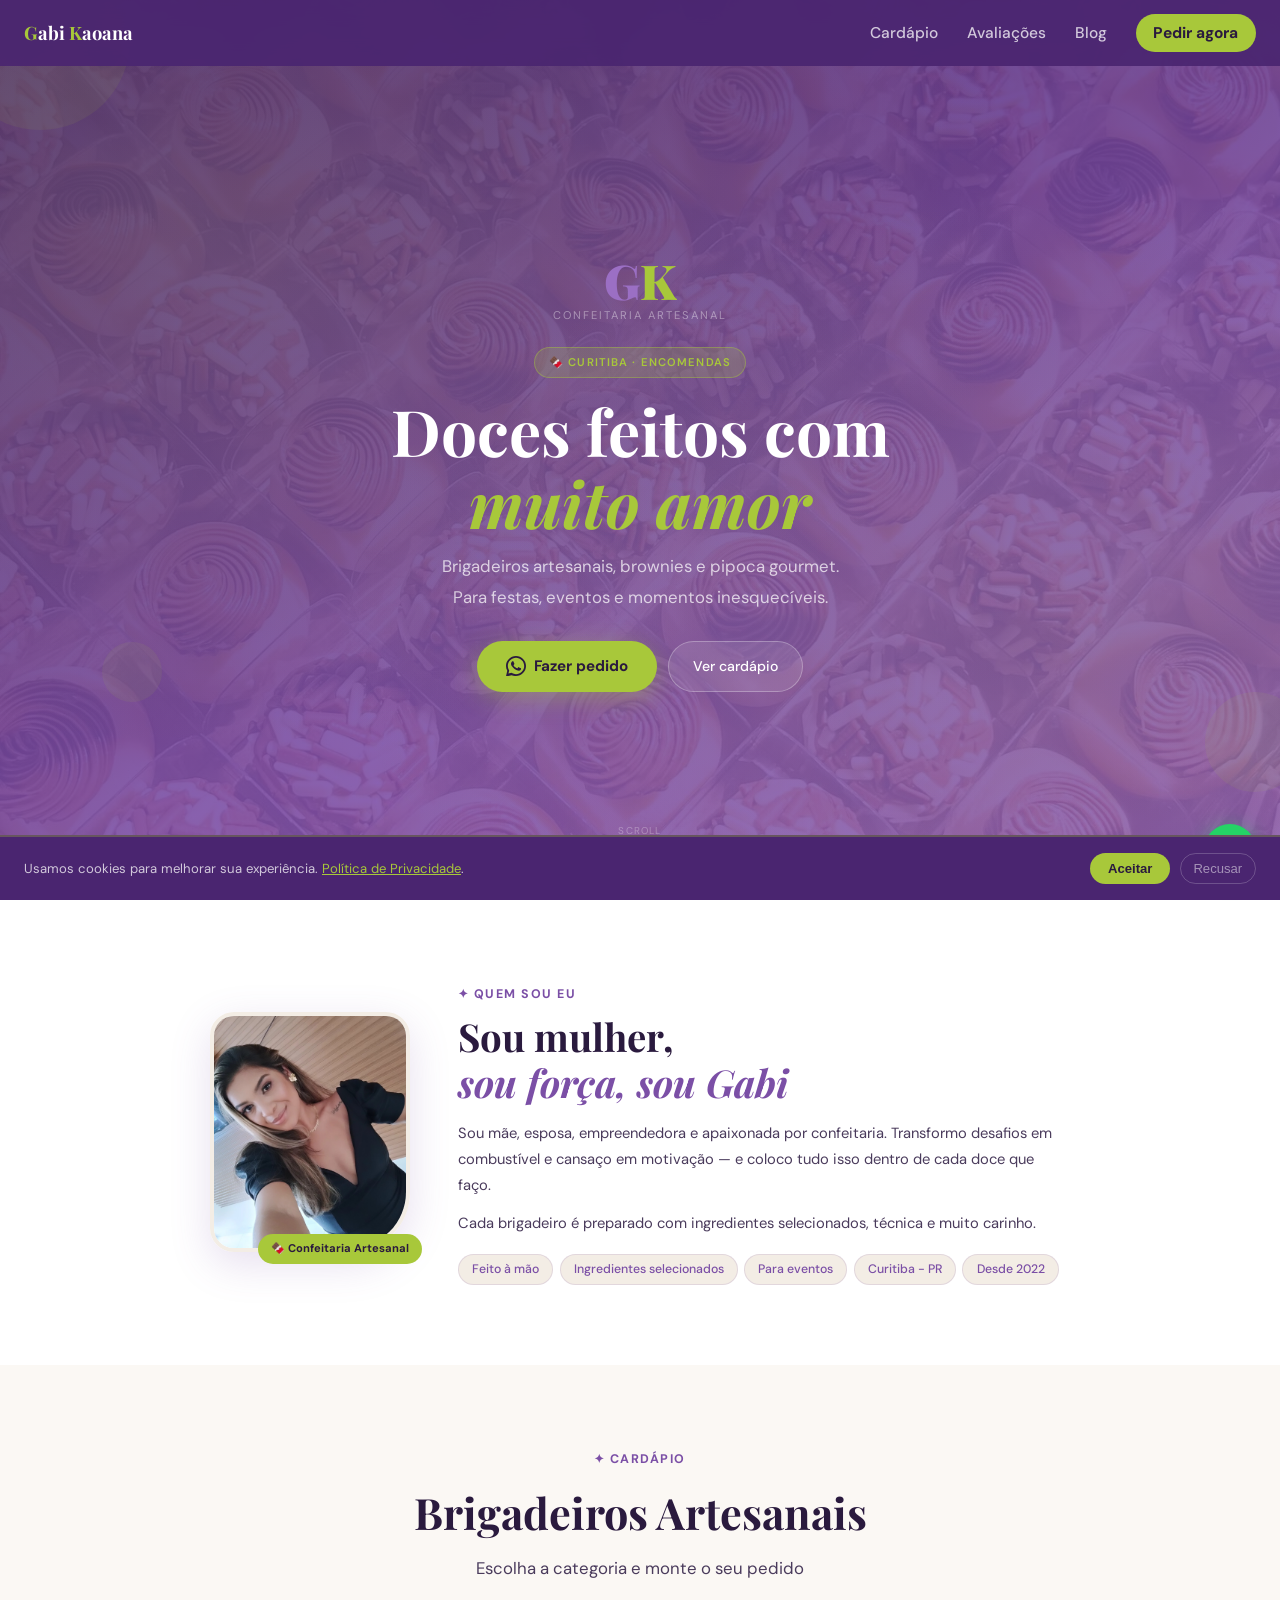
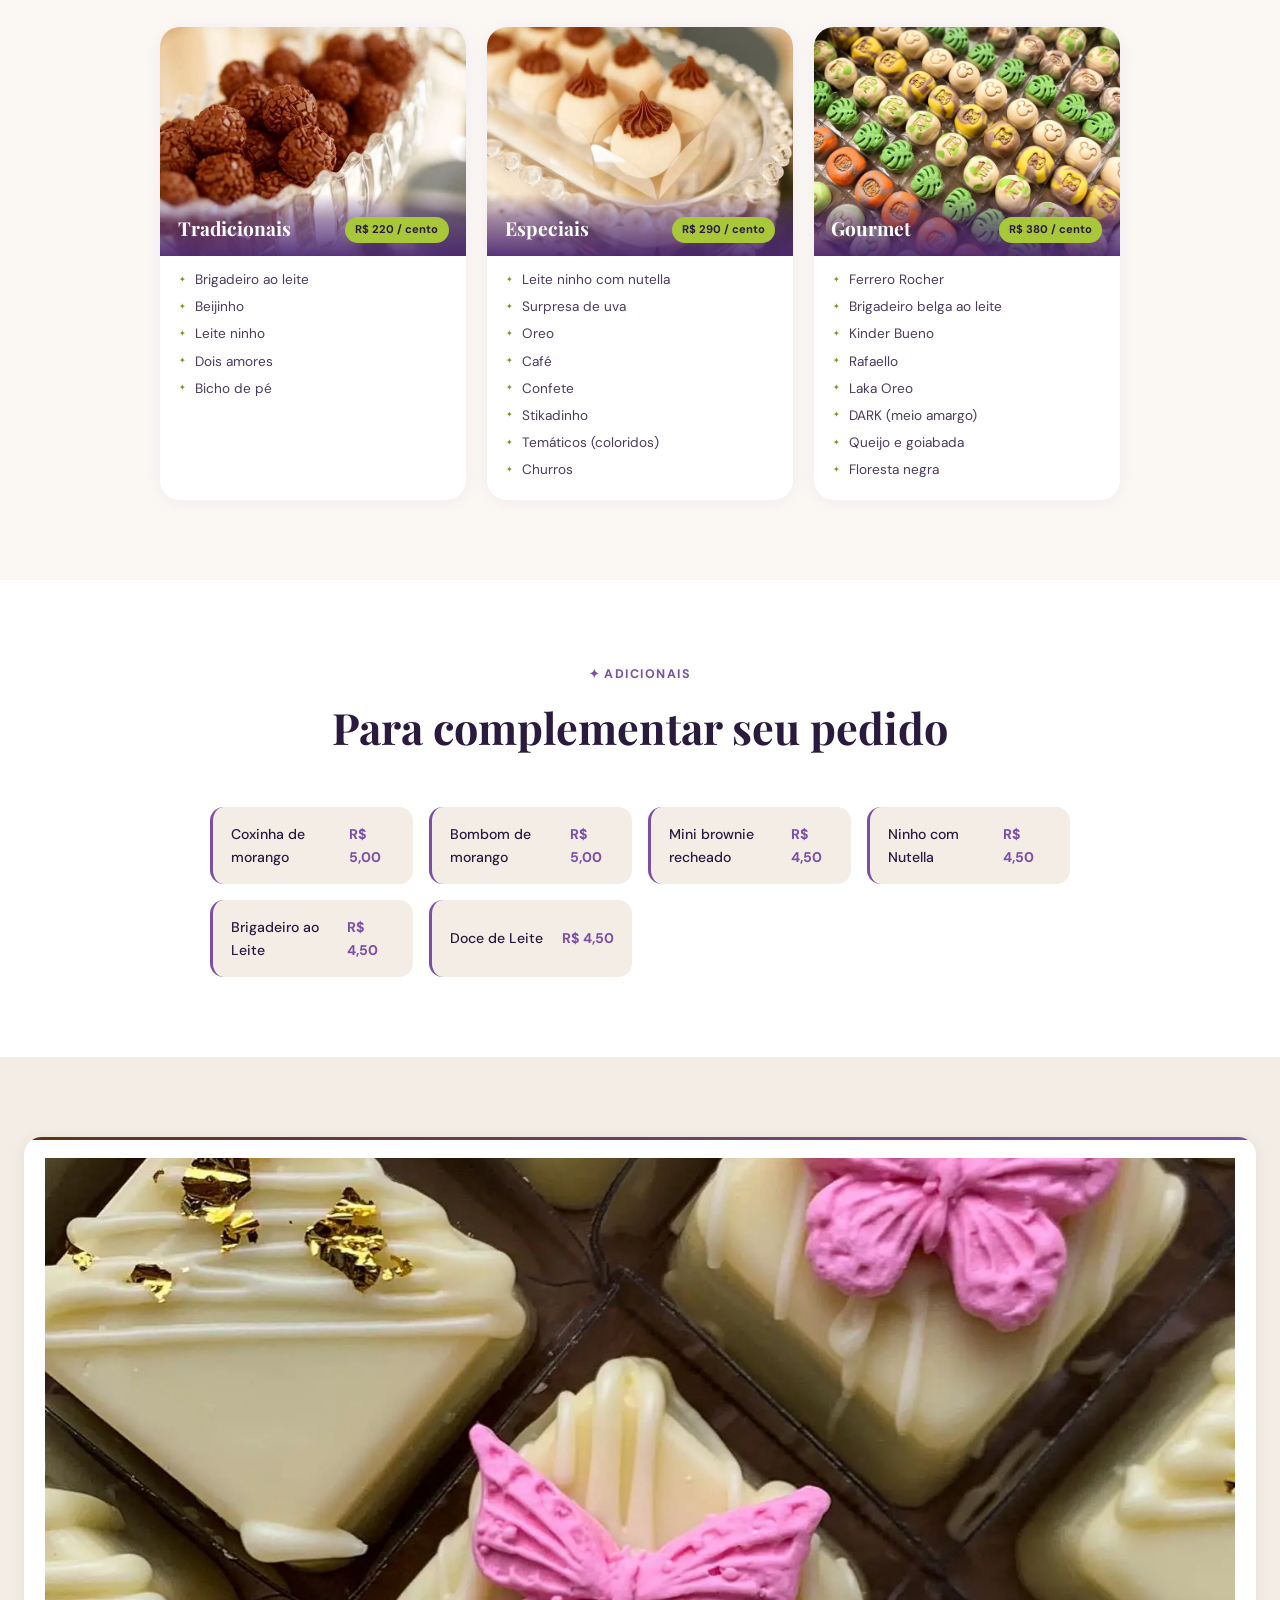
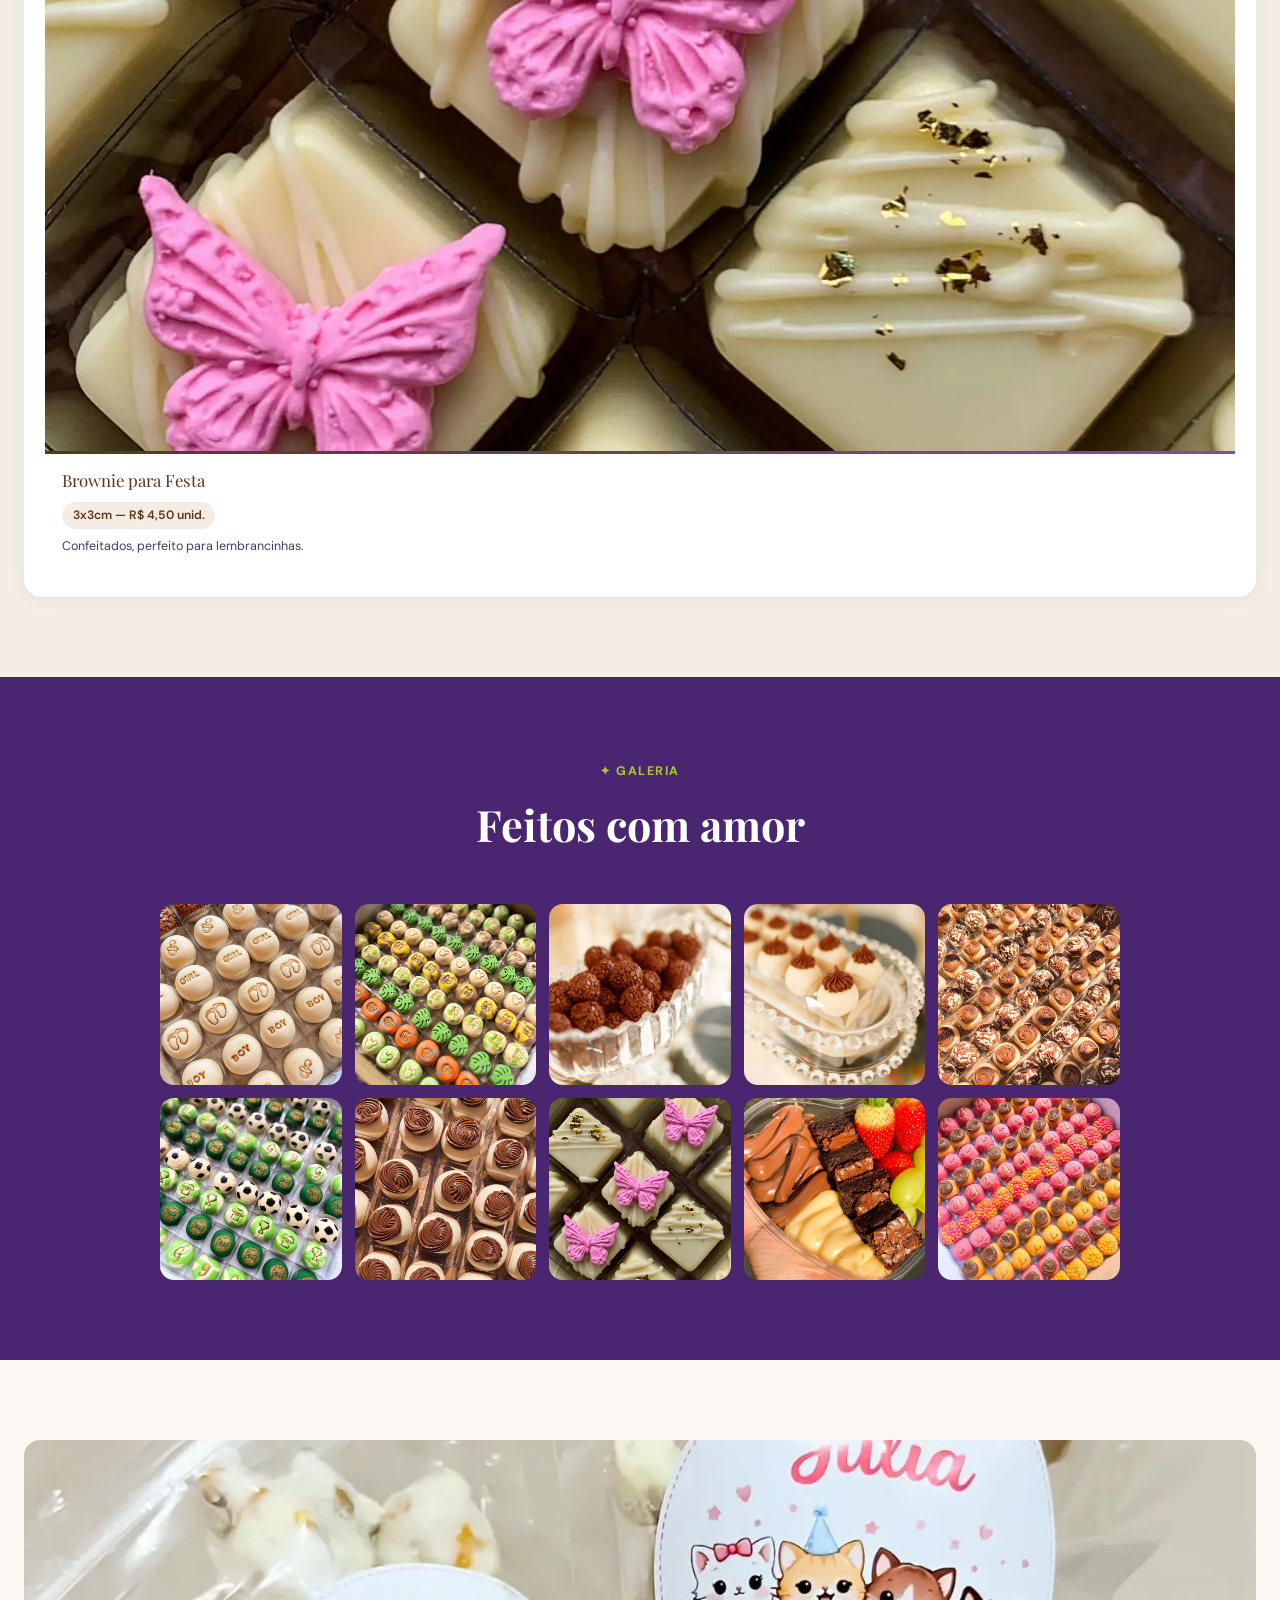
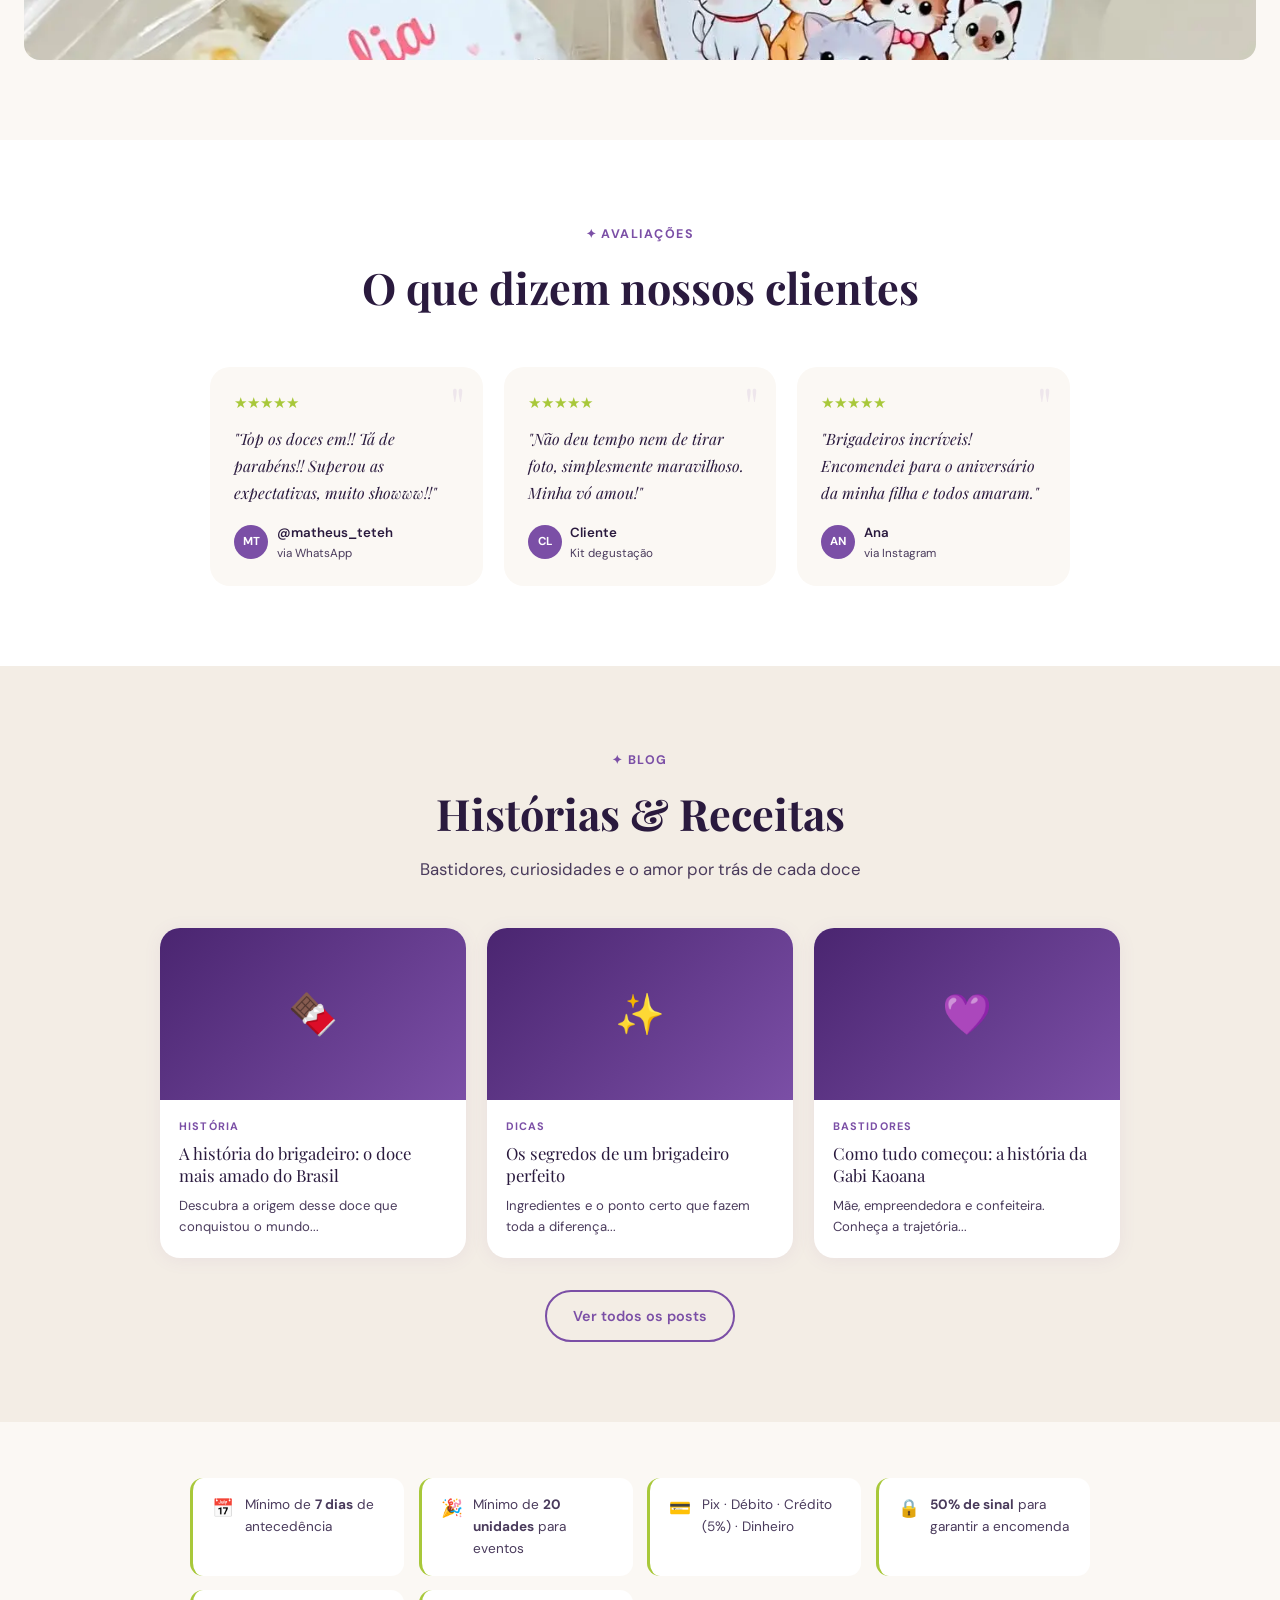
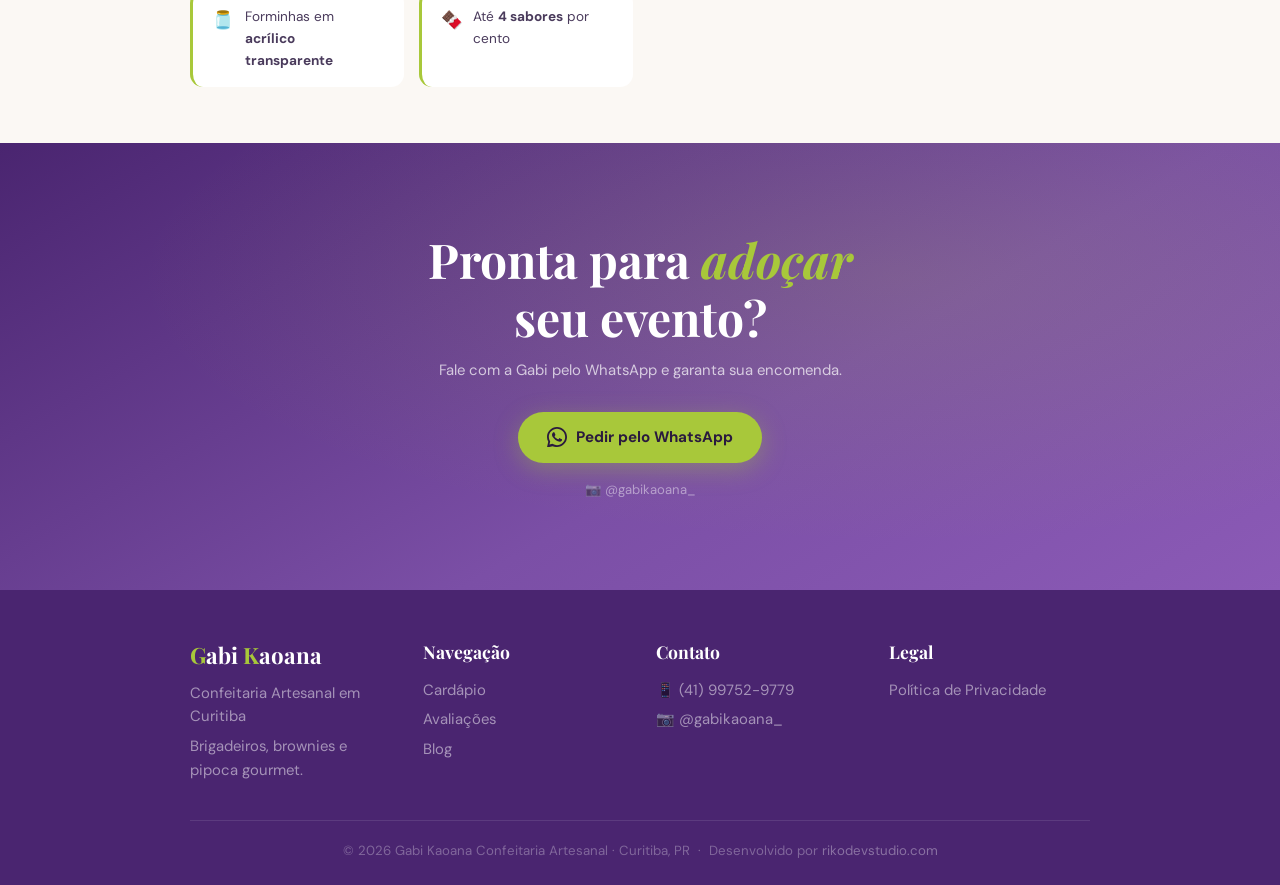
<file: clone-bk/index.html>
<!DOCTYPE html>
<html lang="pt-BR">
<head>
  <meta charset="UTF-8">
  <meta name="viewport" content="width=device-width, initial-scale=1.0">

  <!-- SEO -->
  <title>Gabi Kaoana | Brigadeiros Artesanais em Curitiba</title>
  <meta name="description" content="Brigadeiros artesanais, brownies e pipoca gourmet em Curitiba. Tradicionais, Especiais e Gourmet. Encomendas para festas e eventos. Peça pelo WhatsApp!">
  <meta name="keywords" content="brigadeiros curitiba, brigadeiro gourmet curitiba, encomenda brigadeiro curitiba, confeitaria artesanal curitiba, brownie curitiba, pipoca gourmet curitiba, doces para festa curitiba">
  <meta name="author" content="Gabi Kaoana Confeitaria Artesanal">
  <!-- CLONE DE TESTE: não indexar no Google -->
  <meta name="robots" content="noindex, nofollow">
  <link rel="icon" href="../assets/images/favicon.png">
  <link rel="canonical" href="https://gabikaoana.com.br">
  

  <!-- Open Graph -->
  <meta property="og:type" content="website">
  <meta property="og:title" content="Gabi Kaoana | Brigadeiros Artesanais em Curitiba">
  <meta property="og:description" content="Brigadeiros feitos com amor. Tradicionais, Especiais e Gourmet. Encomendas para festas em Curitiba.">
  <meta property="og:image" content="https://gabikaoana.com.br/assets/images/og-preview.jpg">
  <meta property="og:url" content="https://gabikaoana.com.br">
  <meta property="og:locale" content="pt_BR">
  <meta property="og:site_name" content="Gabi Kaoana Confeitaria Artesanal">
  <meta property="og:image" content=".../og-preview.jpg">

  <!-- Geo tags -->
  <meta name="geo.region" content="BR-PR">
  <meta name="geo.placename" content="Curitiba">
  <meta name="geo.position" content="-25.4284;-49.2733">
  <meta name="ICBM" content="-25.4284, -49.2733">

  <!-- Schema LocalBusiness -->
  <script type="application/ld+json">
  {
    "@context": "https://schema.org",
    "@type": "FoodEstablishment",
    "name": "Gabi Kaoana Confeitaria Artesanal",
    "description": "Brigadeiros artesanais, brownies e pipoca gourmet em Curitiba.",
    "url": "https://gabikaoana.com.br",
    "telephone": "+5541997529779",
    "priceRange": "$$",
    "servesCuisine": ["Confeitaria","Doces","Brigadeiros"],
    "address": {
      "@type": "PostalAddress",
      "addressLocality": "Curitiba",
      "addressRegion": "PR",
      "addressCountry": "BR"
    },
    "geo": {
      "@type": "GeoCoordinates",
      "latitude": -25.4284,
      "longitude": -49.2733
    },
    "sameAs": [
      "https://instagram.com/gabikaoana_",
      "https://wa.me/5541997529779"
    ],
    "aggregateRating": {
      "@type": "AggregateRating",
      "ratingValue": "5",
      "reviewCount": "3"
    }
  }
  </script>

  <!-- Schema FAQ -->
  <script type="application/ld+json">
  {
    "@context": "https://schema.org",
    "@type": "FAQPage",
    "mainEntity": [
      {
        "@type": "Question",
        "name": "Com quantos dias devo pedir os brigadeiros?",
        "acceptedAnswer": {
          "@type": "Answer",
          "text": "Mínimo de 7 dias de antecedência."
        }
      },
      {
        "@type": "Question",
        "name": "Qual o mínimo para eventos?",
        "acceptedAnswer": {
          "@type": "Answer",
          "text": "Mínimo de 20 unidades para eventos."
        }
      },
      {
        "@type": "Question",
        "name": "Quais formas de pagamento?",
        "acceptedAnswer": {
          "@type": "Answer",
          "text": "Pix, débito, crédito (taxa 5%) e dinheiro. 50% de sinal para confirmar."
        }
      },
      {
        "@type": "Question",
        "name": "Quantos sabores por cento?",
        "acceptedAnswer": {
          "@type": "Answer",
          "text": "Até 4 sabores por cento e 2 sabores no meio cento."
        }
      }
    ]
  }
  </script>

  <link rel="stylesheet" href="../assets/css/style.css">
  <!-- Layout estilo Burger King (só existe neste clone) -->
  <link rel="stylesheet" href="bk.css">

  <!-- O <style> que já tinhas continua aqui embaixo, não mexe -->
  <style>
    /* ── HERO ── */
    .hero {
      min-height: 100svh;
      background:
  linear-gradient(155deg, rgba(74,37,112,.95) 0%, rgba(123,79,166,.90) 60%, rgba(139,90,182,.88) 100%),
  url('../assets/images/brig-churros-bandeja.webp') center/cover no-repeat;
      display: grid; place-items: center;
      text-align: center; padding: 6rem 1.5rem 3rem;
      position: relative; overflow: hidden;
    }
    .hero::before {
      content: ''; position: absolute; inset: 0;
      background:
        radial-gradient(ellipse at 15% 25%, rgba(168,200,58,.14), transparent 55%),
        radial-gradient(ellipse at 85% 70%, rgba(168,200,58,.09), transparent 50%);
    }
    .bubble {
      position: absolute; border-radius: 50%;
      background: rgba(168,200,58,.08);
      animation: float var(--d,7s) ease-in-out infinite;
      animation-delay: var(--dl,0s);
    }
    @keyframes float { 0%,100%{transform:translateY(0)} 50%{transform:translateY(-18px)} }
    @keyframes fadeUp { from{opacity:0;transform:translateY(18px)} to{opacity:1;transform:translateY(0)} }

    .hero-content { position: relative; z-index: 1; max-width: 580px; }
    .gk-logo { font-family:'Playfair Display',serif; font-size:3rem; font-weight:900; color:var(--branco); line-height:1; }
    .gk-logo .g { color: var(--roxo-claro); }
    .gk-logo .k { color: var(--verde); }
    .gk-sub { font-size:.7rem; letter-spacing:.18em; text-transform:uppercase; color:rgba(255,255,255,.4); margin-top:.2rem; margin-bottom:1.4rem; }

    .hero-badge {
      display: inline-block;
      background: rgba(168,200,58,.18); border: 1px solid rgba(168,200,58,.4);
      color: var(--verde); font-size:.7rem; font-weight:600;
      letter-spacing:.1em; text-transform:uppercase;
      padding:.32rem .9rem; border-radius:100px;
      margin-bottom:1.1rem;
      animation: fadeUp .6s .1s ease both;
    }
    .hero h1 {
      font-family:'Playfair Display',serif;
      font-size:clamp(2.4rem,7vw,4rem);
      color:var(--branco); line-height:1.12; margin-bottom:.8rem;
      animation: fadeUp .6s .2s ease both;
    }
    .hero h1 em { font-style:italic; color:var(--verde); }
    .hero p {
      font-size:clamp(.9rem,2.5vw,1.05rem);
      color:rgba(255,255,255,.72); line-height:1.8;
      margin-bottom:1.8rem;
      animation: fadeUp .6s .3s ease both;
    }
    .hero-btns { display:flex; flex-wrap:wrap; gap:.7rem; justify-content:center; animation: fadeUp .6s .4s ease both; }
    .btn-ghost {
      display:inline-flex; align-items:center; gap:.5rem;
      background:rgba(255,255,255,.1); border:1.5px solid rgba(255,255,255,.28);
      color:var(--branco); font-weight:500; font-size:.88rem;
      padding:.8rem 1.5rem; border-radius:100px;
      text-decoration:none; min-height:48px;
      transition:background .2s;
    }
    .btn-ghost:hover { background:rgba(255,255,255,.18); }
    .hero-scroll {
      position:absolute; bottom:1.8rem; left:50%; transform:translateX(-50%);
      color:rgba(255,255,255,.3); font-size:.62rem; letter-spacing:.12em; text-transform:uppercase;
      display:flex; flex-direction:column; align-items:center; gap:.3rem;
    }
    .hero-scroll::after { content:''; width:1px; height:28px; background:rgba(255,255,255,.18); animation:pulse 2s ease-in-out infinite; }
    @keyframes pulse { 0%,100%{opacity:.4} 50%{opacity:.1} }

    /* ── SOBRE ── */
    .sobre { background:var(--branco); padding:5rem 1.5rem; }
    .sobre-inner { max-width:860px; margin:0 auto; display:grid; grid-template-columns:1fr; gap:3rem; align-items:center; }
    @media(min-width:680px){ .sobre-inner{ grid-template-columns:auto 1fr; } }
    .sobre-foto-wrap { position:relative; width:200px; margin:0 auto; }
    .sobre-foto { width:200px; height:240px; border-radius:24px 24px 60px 24px; object-fit:cover; border:4px solid var(--creme2); box-shadow:0 12px 40px rgba(123,79,166,.18); }
    .sobre-badge { position:absolute; bottom:-12px; right:-12px; background:var(--verde); color:var(--texto); font-size:.7rem; font-weight:700; padding:.38rem .8rem; border-radius:100px; white-space:nowrap; }
    .sobre h2 { font-family:'Playfair Display',serif; font-size:clamp(1.8rem,4vw,2.4rem); line-height:1.2; margin-bottom:.9rem; }
    .sobre h2 em { font-style:italic; color:var(--roxo); }
    .sobre p { color:var(--soft); line-height:1.8; font-size:.92rem; margin-bottom:.7rem; }
    .pills { display:flex; flex-wrap:wrap; gap:.4rem; margin-top:1.1rem; }
    .pill { background:var(--creme2); border:1px solid rgba(123,79,166,.14); color:var(--roxo); font-size:.77rem; font-weight:500; padding:.28rem .82rem; border-radius:100px; }

    /* ── CARDÁPIO ── */
    .cardapio { padding:5rem 1.5rem; background:var(--creme); }
    .cat-grid { display:grid; grid-template-columns:repeat(auto-fit,minmax(260px,1fr)); gap:1.3rem; max-width:960px; margin:0 auto; }
    .cat-card { background:var(--branco); border-radius:20px; overflow:hidden; box-shadow:0 2px 18px rgba(123,79,166,.08); transition:transform .25s,box-shadow .25s; }
    .cat-card:hover { transform:translateY(-6px); box-shadow:0 14px 40px rgba(123,79,166,.16); }
    .cat-top { padding:1.2rem 1.2rem .6rem; display:flex; align-items:flex-start; justify-content:space-between; gap:.4rem; }
    .cat-name { font-family:'Playfair Display',serif; font-size:1.2rem; color:var(--roxo); }
    .cat-badge { background:var(--verde); color:var(--texto); font-size:.7rem; font-weight:700; padding:.26rem .65rem; border-radius:100px; white-space:nowrap; flex-shrink:0; }
    .cat-line { height:2px; margin:0 1.2rem; background:linear-gradient(to right,var(--roxo),var(--verde)); border-radius:2px; }
    .cat-list { padding:.8rem 1.2rem 1.2rem; list-style:none; display:flex; flex-direction:column; gap:.34rem; }
    .cat-list li { font-size:.85rem; color:var(--soft); padding-left:1rem; position:relative; }
    .cat-list li::before { content:'✦'; position:absolute; left:0; color:var(--verde-esc); font-size:.52rem; top:.22rem; }

    /* ── ADICIONAIS ── */
    .adicionais { padding:5rem 1.5rem; background:var(--branco); }
    .adic-grid { display:grid; grid-template-columns:repeat(auto-fit,minmax(200px,1fr)); gap:1rem; max-width:860px; margin:0 auto; }
    .adic-item { background:var(--creme2); border-radius:14px; padding:1rem 1.1rem; display:flex; justify-content:space-between; align-items:center; border-left:3px solid var(--roxo); }
    .adic-nome { font-size:.88rem; font-weight:500; }
    .adic-preco { font-size:.88rem; font-weight:700; color:var(--roxo); }

    /* ── BROWNIES ── */
    .brownies { padding:5rem 1.5rem; background:var(--creme2); }
    .brow-grid { display:grid; grid-template-columns:repeat(auto-fit,minmax(240px,1fr)); gap:1.2rem; max-width:820px; margin:0 auto; }
    .brow-card { background:var(--branco); border-radius:18px; padding:1.3rem; position:relative; overflow:hidden; transition:transform .25s; }
    .brow-card::before { content:''; position:absolute; top:0; left:0; right:0; height:3px; background:linear-gradient(to right,var(--marrom),var(--roxo)); }
    .brow-card:hover { transform:translateY(-5px); }
    .brow-name { font-family:'Playfair Display',serif; font-size:1.05rem; color:var(--marrom); margin-bottom:.5rem; }
    .brow-precos { display:flex; flex-wrap:wrap; gap:.35rem; margin-bottom:.5rem; }
    .brow-preco { background:#F5EDE3; color:var(--marrom); font-size:.76rem; font-weight:600; padding:.24rem .65rem; border-radius:100px; }
    .brow-obs { font-size:.78rem; color:var(--soft); }

    /* ── PIPOCA ── */
    .pipoca { padding:5rem 1.5rem; background:var(--creme); }
    .pip-inner { max-width:860px; margin:0 auto; display:grid; grid-template-columns:1fr; gap:2.5rem; }
    @media(min-width:620px){ .pip-inner{ grid-template-columns:1fr 1fr; align-items:start; } }
    .pip-sabores { display:flex; flex-wrap:wrap; gap:.45rem; margin-top:.6rem; }
    .sabor { background:var(--creme2); border:1px solid rgba(123,79,166,.12); color:var(--soft); font-size:.8rem; font-weight:500; padding:.3rem .8rem; border-radius:100px; cursor:default; transition:background .2s,color .2s; }
    .sabor:hover { background:var(--roxo); color:var(--branco); }
    .pip-precos { display:grid; grid-template-columns:1fr 1fr; gap:.65rem; }
    .pip-card { background:linear-gradient(135deg,var(--roxo-esc),var(--roxo)); border-radius:14px; padding:1.1rem 1rem; text-align:center; color:var(--branco); transition:transform .2s; }
    .pip-card:hover { transform:translateY(-3px); }
    .pip-peso { font-family:'Playfair Display',serif; font-size:1.45rem; color:var(--verde); }
    .pip-val { font-size:.95rem; font-weight:600; margin-top:.18rem; }

    /* ── DEPOIMENTOS ── */
    .depoimentos { padding:5rem 1.5rem; background:var(--branco); }
    .dep-grid { display:grid; grid-template-columns:repeat(auto-fit,minmax(270px,1fr)); gap:1.3rem; max-width:860px; margin:0 auto; }
    .dep-card { background:var(--creme); border-radius:20px; padding:1.5rem; position:relative; }
    .dep-stars { color:var(--verde); font-size:.95rem; margin-bottom:.7rem; }
    .dep-text { font-family:'Playfair Display',serif; font-style:italic; font-size:.98rem; color:var(--texto); line-height:1.7; margin-bottom:1rem; }
    .dep-autor { display:flex; align-items:center; gap:.55rem; }
    .dep-avatar { width:34px; height:34px; border-radius:50%; background:var(--roxo); color:var(--branco); display:grid; place-items:center; font-size:.72rem; font-weight:700; flex-shrink:0; }
    .dep-nome { font-size:.83rem; font-weight:600; }
    .dep-via { font-size:.73rem; color:var(--soft); }
    .dep-quote { position:absolute; top:.8rem; right:1.1rem; font-family:'Playfair Display',serif; font-size:3.2rem; color:rgba(123,79,166,.1); line-height:1; pointer-events:none; }

    /* ── BLOG PREVIEW ── */
    .blog-prev { padding:5rem 1.5rem; background:var(--creme2); }
    .posts-grid { display:grid; grid-template-columns:repeat(auto-fit,minmax(270px,1fr)); gap:1.3rem; max-width:960px; margin:0 auto 2rem; }
    .post-card { background:var(--branco); border-radius:20px; overflow:hidden; box-shadow:0 2px 18px rgba(123,79,166,.08); transition:transform .25s; text-decoration:none; color:inherit; display:block; }
    .post-card:hover { transform:translateY(-5px); }
    .post-thumb { aspect-ratio:16/9; background:linear-gradient(135deg,var(--roxo-esc),var(--roxo)); display:grid; place-items:center; font-size:2.5rem; }
    .post-body { padding:1.1rem 1.2rem 1.3rem; }
    .post-cat { font-size:.68rem; font-weight:700; letter-spacing:.1em; text-transform:uppercase; color:var(--roxo); margin-bottom:.4rem; }
    .post-title { font-family:'Playfair Display',serif; font-size:1.05rem; line-height:1.35; margin-bottom:.5rem; }
    .post-excerpt { font-size:.82rem; color:var(--soft); line-height:1.6; }

    /* ── INFOS ── */
    .infos { padding:3.5rem 1.5rem; background:var(--creme); }
    .info-grid { display:grid; grid-template-columns:repeat(auto-fit,minmax(200px,1fr)); gap:.9rem; max-width:900px; margin:0 auto; }
    .info-item { background:var(--branco); border-radius:13px; padding:1rem 1.2rem; display:flex; align-items:flex-start; gap:.65rem; font-size:.85rem; color:var(--soft); border-left:3px solid var(--verde); }
    .info-icon { font-size:1.1rem; flex-shrink:0; }

    /* ── CTA FINAL ── */
    .cta-final { padding:5.5rem 1.5rem; background:linear-gradient(150deg,var(--roxo-esc) 0%,var(--roxo) 60%,#8B5AB6 100%); text-align:center; position:relative; overflow:hidden; }
    .cta-final::before { content:''; position:absolute; inset:0; background:radial-gradient(ellipse at 70% 30%,rgba(168,200,58,.14),transparent 60%); }
    .cta-inner { position:relative; z-index:1; max-width:530px; margin:0 auto; }
    .cta-final h2 { font-family:'Playfair Display',serif; font-size:clamp(2rem,5vw,3rem); color:var(--branco); line-height:1.2; margin-bottom:.7rem; }
    .cta-final h2 em { font-style:italic; color:var(--verde); }
    .cta-final p { color:rgba(255,255,255,.7); margin-bottom:1.8rem; font-size:.93rem; line-height:1.7; }
    .cta-insta { display:inline-flex; align-items:center; gap:.35rem; color:rgba(255,255,255,.45); font-size:.82rem; text-decoration:none; margin-top:1rem; transition:color .2s; }
    .cta-insta:hover { color:var(--verde); }
  </style>
</head>
<body>

<!-- NAV -->
<nav class="nav">
  <a class="nav-logo" href="index.html"><span>G</span>abi <span>K</span>aoana</a>
  <div class="nav-links">
    <a href="#cardapio">Cardápio</a>
    <a href="#depoimentos">Avaliações</a>
    <a href="../blog/index.html">Blog</a>
    <a class="nav-cta" href="https://wa.me/5541997529779?text=Olá Gabi! Vim pelo site 😊" target="_blank" rel="noopener">Pedir agora</a>
  </div>
  <button class="nav-burger" aria-label="Menu">
    <span></span><span></span><span></span>
  </button>
</nav>

<!-- HERO -->
<section class="hero">
  <div class="bubble" style="width:180px;height:180px;top:-50px;left:-50px;--d:8s;--dl:0s"></div>
  <div class="bubble" style="width:100px;height:100px;bottom:12%;right:-25px;--d:6s;--dl:2s"></div>
  <div class="bubble" style="width:60px;height:60px;bottom:22%;left:8%;--d:9s;--dl:4s"></div>
  <div class="hero-content">
    <div class="gk-logo"><span class="g">G</span><span class="k">K</span></div>
    <div class="gk-sub">Confeitaria Artesanal</div>
    <span class="hero-badge">🍫 Curitiba · Encomendas</span>
    <h1>Doces feitos com<br><em>muito amor</em></h1>
    <p>Brigadeiros artesanais, brownies e pipoca gourmet.<br>Para festas, eventos e momentos inesquecíveis.</p>
    <div class="hero-btns">
      <a class="btn-primary" href="https://wa.me/5541997529779?text=Olá Gabi! Vim pelo site e quero fazer um pedido 😊" target="_blank" rel="noopener">
        <svg width="20" height="20" viewBox="0 0 24 24" fill="currentColor"><path d="M17.472 14.382c-.297-.149-1.758-.867-2.03-.967-.273-.099-.471-.148-.67.15-.197.297-.767.966-.94 1.164-.173.199-.347.223-.644.075-.297-.15-1.255-.463-2.39-1.475-.883-.788-1.48-1.761-1.653-2.059-.173-.297-.018-.458.13-.606.134-.133.298-.347.446-.52.149-.174.198-.298.298-.497.099-.198.05-.371-.025-.52-.075-.149-.669-1.612-.916-2.207-.242-.579-.487-.5-.669-.51-.173-.008-.371-.01-.57-.01-.198 0-.52.074-.792.372-.272.297-1.04 1.016-1.04 2.479 0 1.462 1.065 2.875 1.213 3.074.149.198 2.096 3.2 5.077 4.487.709.306 1.262.489 1.694.625.712.227 1.36.195 1.871.118.571-.085 1.758-.719 2.006-1.413.248-.694.248-1.289.173-1.413-.074-.124-.272-.198-.57-.347z"/><path d="M12 0C5.373 0 0 5.373 0 12c0 2.124.554 4.118 1.523 5.847L.057 23.886a.5.5 0 00.611.61l6.055-1.457A11.943 11.943 0 0012 24c6.627 0 12-5.373 12-12S18.627 0 12 0zm0 21.818a9.808 9.808 0 01-4.994-1.368l-.358-.213-3.712.893.924-3.649-.233-.376A9.79 9.79 0 012.182 12C2.182 6.57 6.57 2.182 12 2.182S21.818 6.57 21.818 12 17.43 21.818 12 21.818z"/></svg>
        Fazer pedido
      </a>
      <a class="btn-ghost" href="#cardapio">Ver cardápio</a>
    </div>
  </div>
  <div class="hero-scroll">scroll</div>
</section>

<!-- SOBRE -->
<section class="sobre">
  <div class="sobre-inner anim-scroll">
    <div class="sobre-foto-wrap">
      <!-- TROCAR pela foto real da Gabi -->
      <img class="sobre-foto" src="../assets/images/gabi-foto.jpg" alt="Gabi Kaoana, confeiteira artesanal em Curitiba" loading="lazy" width="200" height="240">
      <span class="sobre-badge">🍫 Confeitaria Artesanal</span>
    </div>
    <div>
      <span class="sec-tag">✦ Quem sou eu</span>
      <h2>Sou mulher,<br><em>sou força, sou Gabi</em></h2>
      <p>Sou mãe, esposa, empreendedora e apaixonada por confeitaria. Transformo desafios em combustível e cansaço em motivação — e coloco tudo isso dentro de cada doce que faço.</p>
      <p>Cada brigadeiro é preparado com ingredientes selecionados, técnica e muito carinho.</p>
      <div class="pills">
        <span class="pill">Feito à mão</span>
        <span class="pill">Ingredientes selecionados</span>
        <span class="pill">Para eventos</span>
        <span class="pill">Curitiba - PR</span>
        <span class="pill">Desde 2022</span>
      </div>
    </div>
  </div>
</section>

<!-- CARDÁPIO -->
<!-- CARDÁPIO -->
<section class="cardapio" id="cardapio">
  <div class="sec-header anim-scroll">
    <span class="sec-tag">✦ Cardápio</span>
    <h2>Brigadeiros Artesanais</h2>
    <p>Escolha a categoria e monte o seu pedido</p>
  </div>
  <div class="cat-grid anim-stagger">

    <div class="cat-card">
      <div class="cat-foto">
        <img src="../assets/images/brig-tradicional-taca.webp" alt="Brigadeiros Tradicionais" loading="lazy">
        <div class="cat-overlay">
          <span class="cat-name">Tradicionais</span>
          <span class="cat-badge">R$ 220 / cento</span>
        </div>
      </div>
      <ul class="cat-list">
        <li>Brigadeiro ao leite</li>
        <li>Beijinho</li>
        <li>Leite ninho</li>
        <li>Dois amores</li>
        <li>Bicho de pé</li>
      </ul>
    </div>

    <div class="cat-card">
      <div class="cat-foto">
        <img src="../assets/images/brig-ninho-perolas.webp" alt="Brigadeiros Especiais" loading="lazy">
        <div class="cat-overlay">
          <span class="cat-name">Especiais</span>
          <span class="cat-badge">R$ 290 / cento</span>
        </div>
      </div>
      <ul class="cat-list">
        <li>Leite ninho com nutella</li>
        <li>Surpresa de uva</li>
        <li>Oreo</li>
        <li>Café</li>
        <li>Confete</li>
        <li>Stikadinho</li>
        <li>Temáticos (coloridos)</li>
        <li>Churros</li>
      </ul>
    </div>

    <div class="cat-card">
      <div class="cat-foto">
        <img src="../assets/images/brig-tematicos-safari.webp" alt="Brigadeiros Gourmet" loading="lazy">
        <div class="cat-overlay">
          <span class="cat-name">Gourmet</span>
          <span class="cat-badge">R$ 380 / cento</span>
        </div>
      </div>
      <ul class="cat-list">
        <li>Ferrero Rocher</li>
        <li>Brigadeiro belga ao leite</li>
        <li>Kinder Bueno</li>
        <li>Rafaello</li>
        <li>Laka Oreo</li>
        <li>DARK (meio amargo)</li>
        <li>Queijo e goiabada</li>
        <li>Floresta negra</li>
      </ul>
    </div>

  </div>
</section>

<!-- ADICIONAIS -->
<section class="adicionais">
  <div class="sec-header anim-scroll">
    <span class="sec-tag">✦ Adicionais</span>
    <h2>Para complementar seu pedido</h2>
  </div>
  <div class="adic-grid anim-stagger">
    <div class="adic-item"><span class="adic-nome">Coxinha de morango</span><span class="adic-preco">R$ 5,00</span></div>
    <div class="adic-item"><span class="adic-nome">Bombom de morango</span><span class="adic-preco">R$ 5,00</span></div>
    <div class="adic-item"><span class="adic-nome">Mini brownie recheado</span><span class="adic-preco">R$ 4,50</span></div>
    <div class="adic-item"><span class="adic-nome">Ninho com Nutella</span><span class="adic-preco">R$ 4,50</span></div>
    <div class="adic-item"><span class="adic-nome">Brigadeiro ao Leite</span><span class="adic-preco">R$ 4,50</span></div>
    <div class="adic-item"><span class="adic-nome">Doce de Leite</span><span class="adic-preco">R$ 4,50</span></div>
  </div>
</section>

<!-- BROWNIES -->
<section class="brownies">
  <div class="brow-card">
  <div class="brow-thumb">
    <img src="../assets/images/brownie-borboleta.webp" alt="Brownie borboleta" loading="lazy">
  </div>
  <div class="brow-body">
    <div class="brow-name">Brownie para Festa</div>
    <div class="brow-precos"><span class="brow-preco">3x3cm — R$ 4,50 unid.</span></div>
    <div class="brow-obs">Confeitados, perfeito para lembrancinhas.</div>
  </div>
</div>
</section>

<!--galeria de fotos-->

<section class="galeria" id="galeria">
  <div class="sec-header anim-scroll">
    <span class="sec-tag">✦ Galeria</span>
    <h2>Feitos com amor</h2>
  </div>
  <div class="galeria-grid anim-stagger">
    <div class="galeria-item"><img src="../assets/images/brig-cha-revelacao.webp" alt="Brigadeiros chá revelação" loading="lazy"></div>
    <div class="galeria-item"><img src="../assets/images/brig-tematicos-safari.webp" alt="Brigadeiros temáticos safari" loading="lazy"></div>
    <div class="galeria-item"><img src="../assets/images/brig-tradicional-taca.webp" alt="Brigadeiros tradicionais" loading="lazy"></div>
    <div class="galeria-item"><img src="../assets/images/brig-ninho-perolas.webp" alt="Brigadeiro ninho" loading="lazy"></div>
    <div class="galeria-item"><img src="../assets/images/brig-churros-bandeja.webp" alt="Brigadeiros churros" loading="lazy"></div>
    <div class="galeria-item"><img src="../assets/images/brig-tematicos-futebol.webp" alt="Brigadeiros futebol" loading="lazy"></div>
    <div class="galeria-item"><img src="../assets/images/brig-ninho-nutella.webp" alt="Brigadeiro ninho nutella" loading="lazy"></div>
    <div class="galeria-item"><img src="../assets/images/brownie-borboleta.webp" alt="Brownie borboleta" loading="lazy"></div>
    <div class="galeria-item"><img src="../assets/images/kit-coracao.webp" alt="Kit coração" loading="lazy"></div>
    <div class="galeria-item"><img src="../assets/images/doce-festa.webp" alt="Doce de festa decorado" loading="lazy"></div>
  </div>
</section>

<!-- PIPOCA -->
<section class="pipoca">
  <div class="pip-foto">
  <img src="../assets/images/pipoca-personalizada-1.webp" alt="Pipoca gourmet personalizada" loading="lazy">
</div>
</section>



<!-- DEPOIMENTOS -->
<section class="depoimentos" id="depoimentos">
  <div class="sec-header anim-scroll">
    <span class="sec-tag">✦ Avaliações</span>
    <h2>O que dizem nossos clientes</h2>
  </div>
  <div class="dep-grid anim-stagger">
    <div class="dep-card">
      <div class="dep-quote">"</div>
      <div class="dep-stars">★★★★★</div>
      <p class="dep-text">"Top os doces em!! Tá de parabéns!! Superou as expectativas, muito showww!!"</p>
      <div class="dep-autor">
        <div class="dep-avatar">MT</div>
        <div><div class="dep-nome">@matheus_teteh</div><div class="dep-via">via WhatsApp</div></div>
      </div>
    </div>
    <div class="dep-card">
      <div class="dep-quote">"</div>
      <div class="dep-stars">★★★★★</div>
      <p class="dep-text">"Não deu tempo nem de tirar foto, simplesmente maravilhoso. Minha vó amou!"</p>
      <div class="dep-autor">
        <div class="dep-avatar">CL</div>
        <div><div class="dep-nome">Cliente</div><div class="dep-via">Kit degustação</div></div>
      </div>
    </div>
    <div class="dep-card">
      <div class="dep-quote">"</div>
      <div class="dep-stars">★★★★★</div>
      <p class="dep-text">"Brigadeiros incríveis! Encomendei para o aniversário da minha filha e todos amaram."</p>
      <div class="dep-autor">
        <div class="dep-avatar">AN</div>
        <div><div class="dep-nome">Ana</div><div class="dep-via">via Instagram</div></div>
      </div>
    </div>
  </div>
</section>

<!-- BLOG PREVIEW -->
<section class="blog-prev">
  <div class="sec-header anim-scroll">
    <span class="sec-tag">✦ Blog</span>
    <h2>Histórias & Receitas</h2>
    <p>Bastidores, curiosidades e o amor por trás de cada doce</p>
  </div>
  <div class="posts-grid anim-stagger">
    <a class="post-card" href="../blog/historia-do-brigadeiro.html">
      <div class="post-thumb">🍫</div>
      <div class="post-body">
        <div class="post-cat">História</div>
        <div class="post-title">A história do brigadeiro: o doce mais amado do Brasil</div>
        <div class="post-excerpt">Descubra a origem desse doce que conquistou o mundo...</div>
      </div>
    </a>
    <a class="post-card" href="../blog/index.html">
      <div class="post-thumb">✨</div>
      <div class="post-body">
        <div class="post-cat">Dicas</div>
        <div class="post-title">Os segredos de um brigadeiro perfeito</div>
        <div class="post-excerpt">Ingredientes e o ponto certo que fazem toda a diferença...</div>
      </div>
    </a>
    <a class="post-card" href="../blog/index.html">
      <div class="post-thumb">💜</div>
      <div class="post-body">
        <div class="post-cat">Bastidores</div>
        <div class="post-title">Como tudo começou: a história da Gabi Kaoana</div>
        <div class="post-excerpt">Mãe, empreendedora e confeiteira. Conheça a trajetória...</div>
      </div>
    </a>
  </div>
  <div style="text-align:center" class="anim-scroll">
    <a class="btn-outline" href="../blog/index.html">Ver todos os posts</a>
  </div>
</section>

<!-- INFOS -->
<section class="infos">
  <div class="info-grid anim-stagger">
    <div class="info-item"><span class="info-icon">📅</span><span>Mínimo de <strong>7 dias</strong> de antecedência</span></div>
    <div class="info-item"><span class="info-icon">🎉</span><span>Mínimo de <strong>20 unidades</strong> para eventos</span></div>
    <div class="info-item"><span class="info-icon">💳</span><span>Pix · Débito · Crédito (5%) · Dinheiro</span></div>
    <div class="info-item"><span class="info-icon">🔒</span><span><strong>50% de sinal</strong> para garantir a encomenda</span></div>
    <div class="info-item"><span class="info-icon">🫙</span><span>Forminhas em <strong>acrílico transparente</strong></span></div>
    <div class="info-item"><span class="info-icon">🍫</span><span>Até <strong>4 sabores</strong> por cento</span></div>
  </div>
</section>

<!-- CTA FINAL -->
<section class="cta-final">
  <div class="cta-inner anim-scroll">
    <h2>Pronta para <em>adoçar</em><br>seu evento?</h2>
    <p>Fale com a Gabi pelo WhatsApp e garanta sua encomenda.</p>
    <a class="btn-primary" href="https://wa.me/5541997529779?text=Olá Gabi! Vim pelo site e quero fazer um pedido 😊" target="_blank" rel="noopener">
      <svg width="20" height="20" viewBox="0 0 24 24" fill="currentColor"><path d="M17.472 14.382c-.297-.149-1.758-.867-2.03-.967-.273-.099-.471-.148-.67.15-.197.297-.767.966-.94 1.164-.173.199-.347.223-.644.075-.297-.15-1.255-.463-2.39-1.475-.883-.788-1.48-1.761-1.653-2.059-.173-.297-.018-.458.13-.606.134-.133.298-.347.446-.52.149-.174.198-.298.298-.497.099-.198.05-.371-.025-.52-.075-.149-.669-1.612-.916-2.207-.242-.579-.487-.5-.669-.51-.173-.008-.371-.01-.57-.01-.198 0-.52.074-.792.372-.272.297-1.04 1.016-1.04 2.479 0 1.462 1.065 2.875 1.213 3.074.149.198 2.096 3.2 5.077 4.487.709.306 1.262.489 1.694.625.712.227 1.36.195 1.871.118.571-.085 1.758-.719 2.006-1.413.248-.694.248-1.289.173-1.413-.074-.124-.272-.198-.57-.347z"/><path d="M12 0C5.373 0 0 5.373 0 12c0 2.124.554 4.118 1.523 5.847L.057 23.886a.5.5 0 00.611.61l6.055-1.457A11.943 11.943 0 0012 24c6.627 0 12-5.373 12-12S18.627 0 12 0zm0 21.818a9.808 9.808 0 01-4.994-1.368l-.358-.213-3.712.893.924-3.649-.233-.376A9.79 9.79 0 012.182 12C2.182 6.57 6.57 2.182 12 2.182S21.818 6.57 21.818 12 17.43 21.818 12 21.818z"/></svg>
      Pedir pelo WhatsApp
    </a>
    <br>
    <a class="cta-insta" href="https://instagram.com/gabikaoana_" target="_blank" rel="noopener">📷 @gabikaoana_</a>
  </div>
</section>

<!-- FOOTER -->
<footer class="footer">
  <div class="footer-grid">
    <div class="footer-col">
      <div class="footer-logo"><span>G</span>abi <span>K</span>aoana</div>
      <p>Confeitaria Artesanal em Curitiba</p>
      <p>Brigadeiros, brownies e pipoca gourmet.</p>
    </div>
    <div class="footer-col">
      <h4>Navegação</h4>
      <a href="#cardapio">Cardápio</a>
      <a href="#depoimentos">Avaliações</a>
      <a href="../blog/index.html">Blog</a>
    </div>
    <div class="footer-col">
      <h4>Contato</h4>
      <a href="https://wa.me/5541997529779" target="_blank" rel="noopener">📱 (41) 99752-9779</a>
      <a href="https://instagram.com/gabikaoana_" target="_blank" rel="noopener">📷 @gabikaoana_</a>
    </div>
    <div class="footer-col">
      <h4>Legal</h4>
      <a href="../politica-privacidade.html">Política de Privacidade</a>
      
    </div>
  </div>
  <div class="footer-bottom">
    <span>© 2026 Gabi Kaoana Confeitaria Artesanal · Curitiba, PR</span>
    <span>·</span>
    <span>Desenvolvido por <a href="https://rikodevstudio.com" target="_blank" rel="noopener">rikodevstudio.com</a></span>
  </div>
</footer>

<!-- COOKIE BANNER -->
<div id="cookie-banner">
  <p>Usamos cookies para melhorar sua experiência. <a href="../politica-privacidade.html">Política de Privacidade</a>.</p>
  <div class="cookie-btns">
    <button class="btn-cookie-ok" id="cookie-ok">Aceitar</button>
    <button class="btn-cookie-no" id="cookie-no">Recusar</button>
  </div>
</div>

<!-- WHATSAPP FLOAT -->
<a class="whats-float" href="https://wa.me/5541997529779?text=Olá Gabi! Vim pelo site 😊" target="_blank" rel="noopener" aria-label="WhatsApp">
  <svg viewBox="0 0 24 24"><path d="M17.472 14.382c-.297-.149-1.758-.867-2.03-.967-.273-.099-.471-.148-.67.15-.197.297-.767.966-.94 1.164-.173.199-.347.223-.644.075-.297-.15-1.255-.463-2.39-1.475-.883-.788-1.48-1.761-1.653-2.059-.173-.297-.018-.458.13-.606.134-.133.298-.347.446-.52.149-.174.198-.298.298-.497.099-.198.05-.371-.025-.52-.075-.149-.669-1.612-.916-2.207-.242-.579-.487-.5-.669-.51-.173-.008-.371-.01-.57-.01-.198 0-.52.074-.792.372-.272.297-1.04 1.016-1.04 2.479 0 1.462 1.065 2.875 1.213 3.074.149.198 2.096 3.2 5.077 4.487.709.306 1.262.489 1.694.625.712.227 1.36.195 1.871.118.571-.085 1.758-.719 2.006-1.413.248-.694.248-1.289.173-1.413-.074-.124-.272-.198-.57-.347z"/><path d="M12 0C5.373 0 0 5.373 0 12c0 2.124.554 4.118 1.523 5.847L.057 23.886a.5.5 0 00.611.61l6.055-1.457A11.943 11.943 0 0012 24c6.627 0 12-5.373 12-12S18.627 0 12 0zm0 21.818a9.808 9.808 0 01-4.994-1.368l-.358-.213-3.712.893.924-3.649-.233-.376A9.79 9.79 0 012.182 12C2.182 6.57 6.57 2.182 12 2.182S21.818 6.57 21.818 12 17.43 21.818 12 21.818z"/></svg>
</a>

<script src="../assets/js/main.js" defer></script>
<button class="back-top" aria-label="Voltar ao topo">
  <svg width="18" height="18" viewBox="0 0 24 24" fill="none" stroke="currentColor" stroke-width="2.5"><path d="M12 19V5M5 12l7-7 7 7"/></svg>
</button>
</body>
</html>
</file>
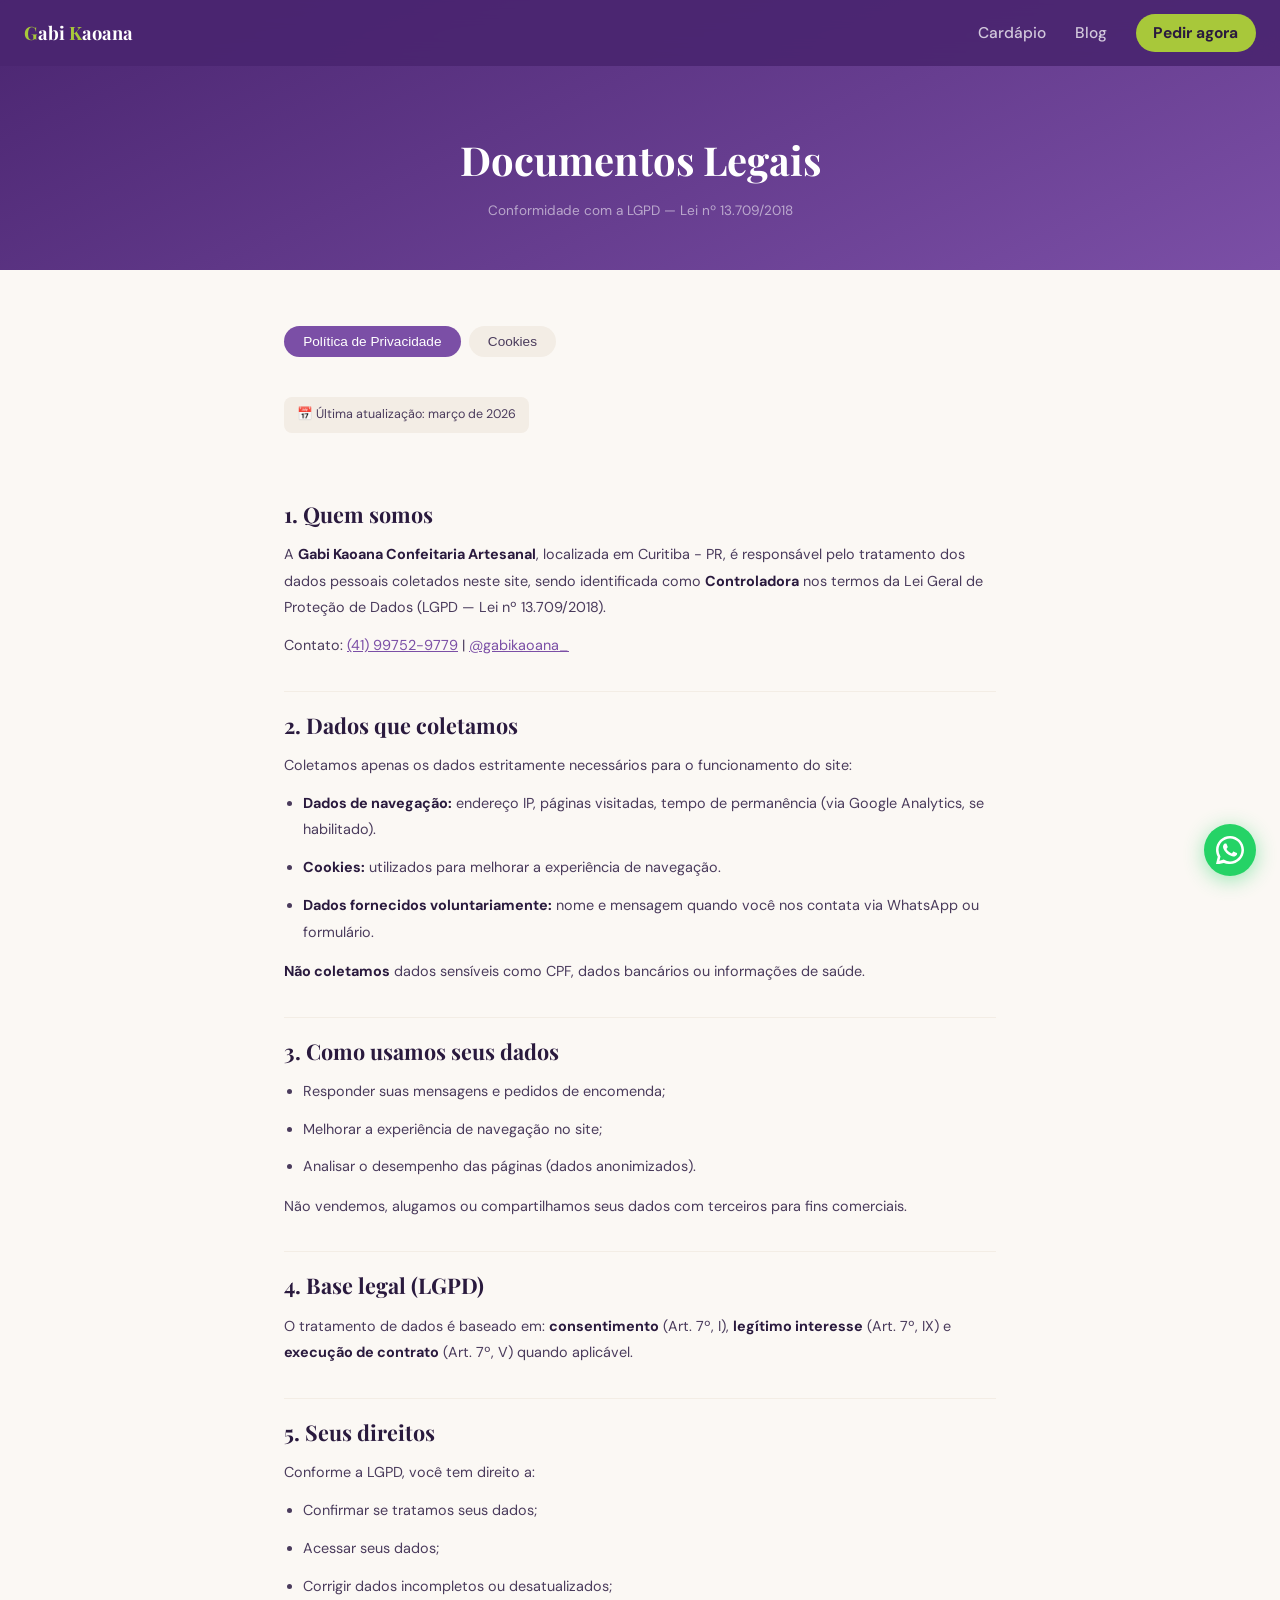
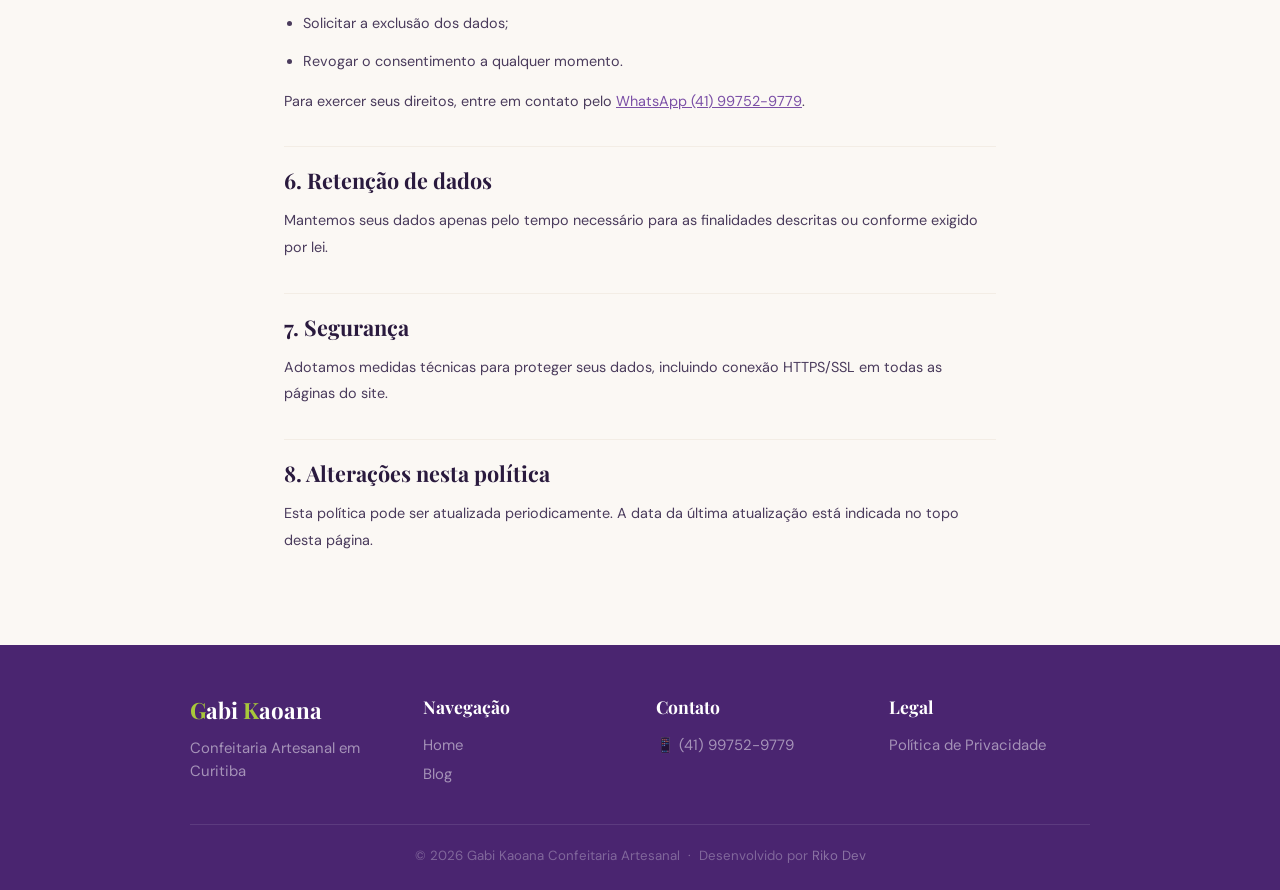
<file: politica-privacidade.html>
<!doctype html>
<html lang="pt-BR">
  <head>
    <meta charset="UTF-8" />
    <meta name="viewport" content="width=device-width, initial-scale=1.0" />
    <title>Política de Privacidade | Gabi Kaoana</title>
    <meta name="robots" content="noindex" />
    <link rel="stylesheet" href="assets/css/style.css" />
    <style>
      .legal-hero {
        padding: 8rem 1.5rem 3rem;
        background: linear-gradient(155deg, var(--roxo-esc), var(--roxo));
        text-align: center;
      }
      .legal-hero h1 {
        font-family: "Playfair Display", serif;
        font-size: clamp(1.8rem, 4vw, 2.5rem);
        color: var(--branco);
        margin-bottom: 0.5rem;
      }
      .legal-hero p {
        color: rgba(255, 255, 255, 0.55);
        font-size: 0.85rem;
      }
      .legal-content {
        max-width: 760px;
        margin: 0 auto;
        padding: 3.5rem 1.5rem 5rem;
      }
      .legal-content h2 {
        font-family: "Playfair Display", serif;
        font-size: 1.35rem;
        color: var(--texto);
        margin: 2rem 0 0.6rem;
        padding-top: 1rem;
        border-top: 1px solid var(--creme2);
      }
      .legal-content h2:first-of-type {
        border-top: none;
        padding-top: 0;
      }
      .legal-content p,
      .legal-content li {
        color: var(--soft);
        line-height: 1.85;
        font-size: 0.9rem;
        margin-bottom: 0.7rem;
      }
      .legal-content ul {
        padding-left: 1.2rem;
        margin-bottom: 0.8rem;
      }
      .legal-content strong {
        color: var(--texto);
      }
      .legal-content a {
        color: var(--roxo);
      }
      .legal-tabs {
        display: flex;
        gap: 0.5rem;
        margin-bottom: 2.5rem;
      }
      .legal-tab {
        background: var(--creme2);
        color: var(--soft);
        border: none;
        font-size: 0.85rem;
        font-weight: 500;
        padding: 0.5rem 1.2rem;
        border-radius: 100px;
        cursor: pointer;
        transition:
          background 0.2s,
          color 0.2s;
      }
      .legal-tab.active {
        background: var(--roxo);
        color: var(--branco);
      }
      .legal-section {
        display: none;
      }
      .legal-section.active {
        display: block;
      }
      .legal-updated {
        font-size: 0.78rem;
        color: var(--soft);
        margin-bottom: 2rem;
        padding: 0.5rem 0.8rem;
        background: var(--creme2);
        border-radius: 8px;
        display: inline-block;
      }
    </style>
  </head>
  <body>
    <nav class="nav">
      <a class="nav-logo" href="index.html"
        ><span>G</span>abi <span>K</span>aoana</a
      >
      <div class="nav-links">
        <a href="index.html#cardapio">Cardápio</a>
        <a href="blog/index.html">Blog</a>
        <a class="nav-cta" href="https://wa.me/5541997529779" target="_blank"
          >Pedir agora</a
        >
      </div>
      <button class="nav-burger" aria-label="Menu">
        <span></span><span></span><span></span>
      </button>
    </nav>

    <section class="legal-hero">
      <h1>Documentos Legais</h1>
      <p>Conformidade com a LGPD — Lei nº 13.709/2018</p>
    </section>

    <div class="legal-content">
      <div class="legal-tabs">
        <button class="legal-tab active" data-tab="privacidade">
          Política de Privacidade
        </button>

        <button class="legal-tab" data-tab="cookies">Cookies</button>
      </div>

      <!-- ── POLÍTICA DE PRIVACIDADE ── -->
      <div class="legal-section active" id="privacidade">
        <span class="legal-updated">📅 Última atualização: março de 2026</span>

        <h2>1. Quem somos</h2>
        <p>
          A <strong>Gabi Kaoana Confeitaria Artesanal</strong>, localizada em
          Curitiba - PR, é responsável pelo tratamento dos dados pessoais
          coletados neste site, sendo identificada como
          <strong>Controladora</strong> nos termos da Lei Geral de Proteção de
          Dados (LGPD — Lei nº 13.709/2018).
        </p>
        <p>
          Contato: <a href="https://wa.me/5541997529779">(41) 99752-9779</a> |
          <a href="https://instagram.com/gabikaoana_">@gabikaoana_</a>
        </p>

        <h2>2. Dados que coletamos</h2>
        <p>
          Coletamos apenas os dados estritamente necessários para o
          funcionamento do site:
        </p>
        <ul>
          <li>
            <strong>Dados de navegação:</strong> endereço IP, páginas visitadas,
            tempo de permanência (via Google Analytics, se habilitado).
          </li>
          <li>
            <strong>Cookies:</strong> utilizados para melhorar a experiência de
            navegação.
          </li>
          <li>
            <strong>Dados fornecidos voluntariamente:</strong> nome e mensagem
            quando você nos contata via WhatsApp ou formulário.
          </li>
        </ul>
        <p>
          <strong>Não coletamos</strong> dados sensíveis como CPF, dados
          bancários ou informações de saúde.
        </p>

        <h2>3. Como usamos seus dados</h2>
        <ul>
          <li>Responder suas mensagens e pedidos de encomenda;</li>
          <li>Melhorar a experiência de navegação no site;</li>
          <li>Analisar o desempenho das páginas (dados anonimizados).</li>
        </ul>
        <p>
          Não vendemos, alugamos ou compartilhamos seus dados com terceiros para
          fins comerciais.
        </p>

        <h2>4. Base legal (LGPD)</h2>
        <p>
          O tratamento de dados é baseado em:
          <strong>consentimento</strong> (Art. 7º, I),
          <strong>legítimo interesse</strong> (Art. 7º, IX) e
          <strong>execução de contrato</strong> (Art. 7º, V) quando aplicável.
        </p>

        <h2>5. Seus direitos</h2>
        <p>Conforme a LGPD, você tem direito a:</p>
        <ul>
          <li>Confirmar se tratamos seus dados;</li>
          <li>Acessar seus dados;</li>
          <li>Corrigir dados incompletos ou desatualizados;</li>
          <li>Solicitar a exclusão dos dados;</li>
          <li>Revogar o consentimento a qualquer momento.</li>
        </ul>
        <p>
          Para exercer seus direitos, entre em contato pelo
          <a href="https://wa.me/5541997529779">WhatsApp (41) 99752-9779</a>.
        </p>

        <h2>6. Retenção de dados</h2>
        <p>
          Mantemos seus dados apenas pelo tempo necessário para as finalidades
          descritas ou conforme exigido por lei.
        </p>

        <h2>7. Segurança</h2>
        <p>
          Adotamos medidas técnicas para proteger seus dados, incluindo conexão
          HTTPS/SSL em todas as páginas do site.
        </p>

        <h2>8. Alterações nesta política</h2>
        <p>
          Esta política pode ser atualizada periodicamente. A data da última
          atualização está indicada no topo desta página.
        </p>
      </div>

      <!-- ── TERMOS DE USO ── -->
      <div class="legal-section" id="termos">
        <span class="legal-updated">📅 Última atualização: março de 2026</span>

        <h2>1. Aceitação dos termos</h2>
        <p>
          Ao acessar este site, você concorda com os presentes Termos de Uso. Se
          não concordar, pedimos que não utilize o site.
        </p>

        <h2>2. Sobre o site</h2>
        <p>
          Este site tem caráter informativo e comercial, destinado a apresentar
          os produtos e serviços da
          <strong>Gabi Kaoana Confeitaria Artesanal</strong>. As encomendas são
          realizadas via WhatsApp.
        </p>

        <h2>3. Propriedade intelectual</h2>
        <p>
          Todo o conteúdo deste site — textos, imagens, logotipos e design — é
          de propriedade da Gabi Kaoana Confeitaria Artesanal. É proibida a
          reprodução sem autorização prévia por escrito.
        </p>

        <h2>4. Pedidos e pagamentos</h2>
        <ul>
          <li>
            Pedidos devem ser realizados com mínimo de
            <strong>7 dias de antecedência</strong>;
          </li>
          <li>
            É cobrado <strong>50% de sinal</strong> para confirmar a encomenda;
          </li>
          <li>
            Em caso de desistência com menos de 24h de antecedência, o sinal não
            é devolvido;
          </li>
          <li>
            Formas de pagamento: Pix, débito, crédito (taxa de 5%) e dinheiro.
          </li>
        </ul>

        <h2>5. Limitação de responsabilidade</h2>
        <p>
          Não nos responsabilizamos por problemas técnicos de acesso ao site
          alheios ao nosso controle, como falhas de internet ou dispositivos do
          usuário.
        </p>

        <h2>6. Legislação aplicável</h2>
        <p>
          Estes termos são regidos pela legislação brasileira. Fica eleito o
          foro da Comarca de Curitiba - PR para dirimir eventuais conflitos.
        </p>
      </div>

      <!-- ── COOKIES ── -->
      <div class="legal-section" id="cookies">
        <span class="legal-updated">📅 Última atualização: março de 2026</span>

        <h2>O que são cookies?</h2>
        <p>
          Cookies são pequenos arquivos de texto armazenados no seu dispositivo
          quando você visita um site. Eles servem para melhorar a experiência de
          navegação e lembrar suas preferências.
        </p>

        <h2>Cookies que utilizamos</h2>
        <ul>
          <li>
            <strong>Cookies essenciais:</strong> necessários para o
            funcionamento básico do site (ex: lembrar sua preferência sobre
            cookies).
          </li>
          <li>
            <strong>Cookies de análise:</strong> usamos Google Analytics para
            entender como os visitantes navegam no site. Esses dados são
            anonimizados.
          </li>
        </ul>

        <h2>Como controlar cookies</h2>
        <p>
          Você pode aceitar ou recusar cookies pelo banner que aparece ao entrar
          no site. Também é possível gerenciar cookies diretamente nas
          configurações do seu navegador.
        </p>
        <p>
          <strong>Atenção:</strong> recusar cookies essenciais pode afetar o
          funcionamento de algumas partes do site.
        </p>

        <h2>Contato</h2>
        <p>
          Dúvidas sobre nossa política de cookies? Fale conosco:
          <a href="https://wa.me/5541997529779">(41) 99752-9779</a>
        </p>
      </div>
    </div>

    <footer class="footer">
      <div class="footer-grid">
        <div class="footer-col">
          <div class="footer-logo"><span>G</span>abi <span>K</span>aoana</div>
          <p>Confeitaria Artesanal em Curitiba</p>
        </div>
        <div class="footer-col">
          <h4>Navegação</h4>
          <a href="index.html">Home</a><a href="blog/index.html">Blog</a>
        </div>
        <div class="footer-col">
          <h4>Contato</h4>
          <a href="https://wa.me/5541997529779" target="_blank"
            >📱 (41) 99752-9779</a
          >
        </div>
        <div class="footer-col">
          <h4>Legal</h4>
          <a href="politica-privacidade.html">Política de Privacidade</a>
        </div>
      </div>
      <div class="footer-bottom">
        <span>© 2026 Gabi Kaoana Confeitaria Artesanal</span>
        <span>·</span>
        <span
          >Desenvolvido por
          <a href="https://rikodev.com.br" target="_blank" rel="noopener"
            >Riko Dev</a
          ></span
        >
      </div>
    </footer>

    <a
      class="whats-float"
      href="https://wa.me/5541997529779"
      target="_blank"
      aria-label="WhatsApp"
    >
      <svg viewBox="0 0 24 24">
        <path
          d="M17.472 14.382c-.297-.149-1.758-.867-2.03-.967-.273-.099-.471-.148-.67.15-.197.297-.767.966-.94 1.164-.173.199-.347.223-.644.075-.297-.15-1.255-.463-2.39-1.475-.883-.788-1.48-1.761-1.653-2.059-.173-.297-.018-.458.13-.606.134-.133.298-.347.446-.52.149-.174.198-.298.298-.497.099-.198.05-.371-.025-.52-.075-.149-.669-1.612-.916-2.207-.242-.579-.487-.5-.669-.51-.173-.008-.371-.01-.57-.01-.198 0-.52.074-.792.372-.272.297-1.04 1.016-1.04 2.479 0 1.462 1.065 2.875 1.213 3.074.149.198 2.096 3.2 5.077 4.487.709.306 1.262.489 1.694.625.712.227 1.36.195 1.871.118.571-.085 1.758-.719 2.006-1.413.248-.694.248-1.289.173-1.413-.074-.124-.272-.198-.57-.347z"
        />
        <path
          d="M12 0C5.373 0 0 5.373 0 12c0 2.124.554 4.118 1.523 5.847L.057 23.886a.5.5 0 00.611.61l6.055-1.457A11.943 11.943 0 0012 24c6.627 0 12-5.373 12-12S18.627 0 12 0zm0 21.818a9.808 9.808 0 01-4.994-1.368l-.358-.213-3.712.893.924-3.649-.233-.376A9.79 9.79 0 012.182 12C2.182 6.57 6.57 2.182 12 2.182S21.818 6.57 21.818 12 17.43 21.818 12 21.818z"
        />
      </svg>
    </a>
    <script src="assets/js/main.js" defer></script>
    <script>
      document.querySelectorAll(".legal-tab").forEach((tab) => {
        tab.addEventListener("click", () => {
          document
            .querySelectorAll(".legal-tab")
            .forEach((t) => t.classList.remove("active"));
          document
            .querySelectorAll(".legal-section")
            .forEach((s) => s.classList.remove("active"));
          tab.classList.add("active");
          document.getElementById(tab.dataset.tab).classList.add("active");
        });
      });
    </script>
    <button class="back-top" aria-label="Voltar ao topo">
  <svg width="18" height="18" viewBox="0 0 24 24" fill="none" stroke="currentColor" stroke-width="2.5"><path d="M12 19V5M5 12l7-7 7 7"/></svg>
</button>
  </body>
</html>
</file>
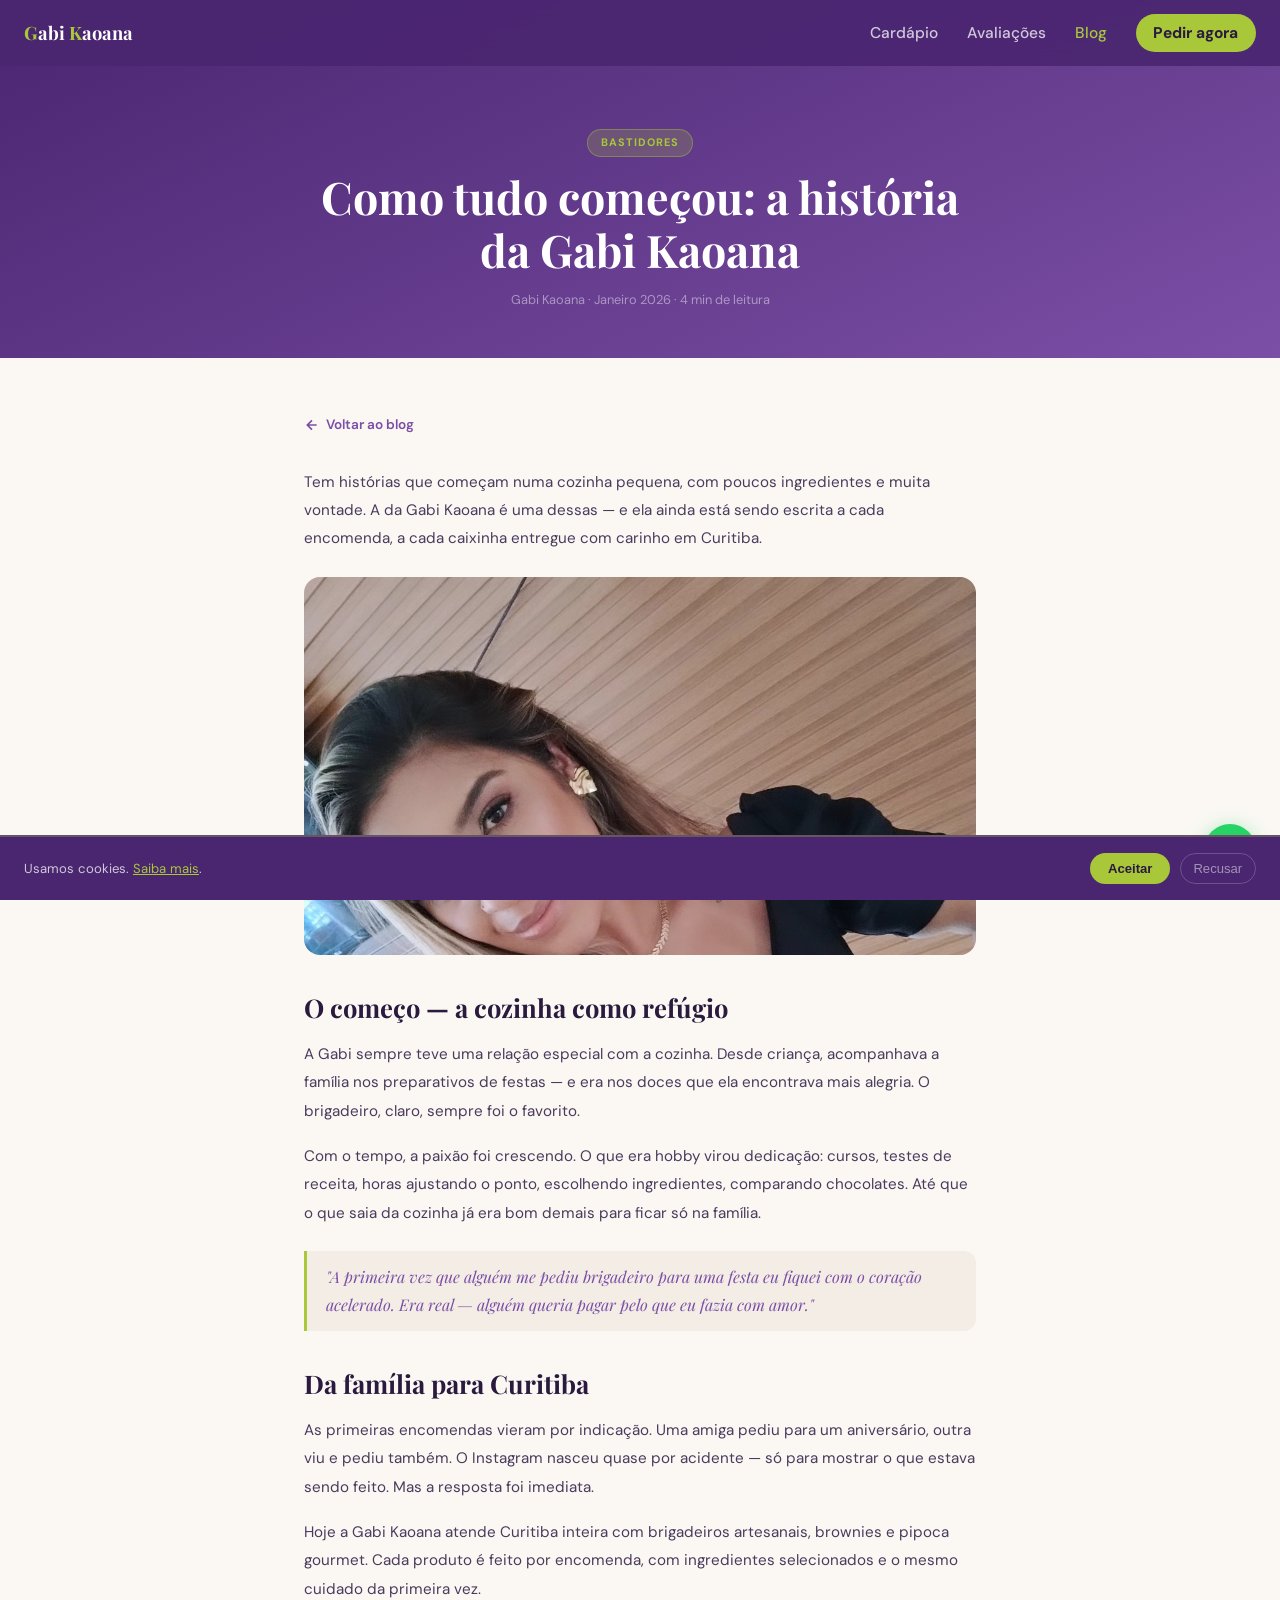
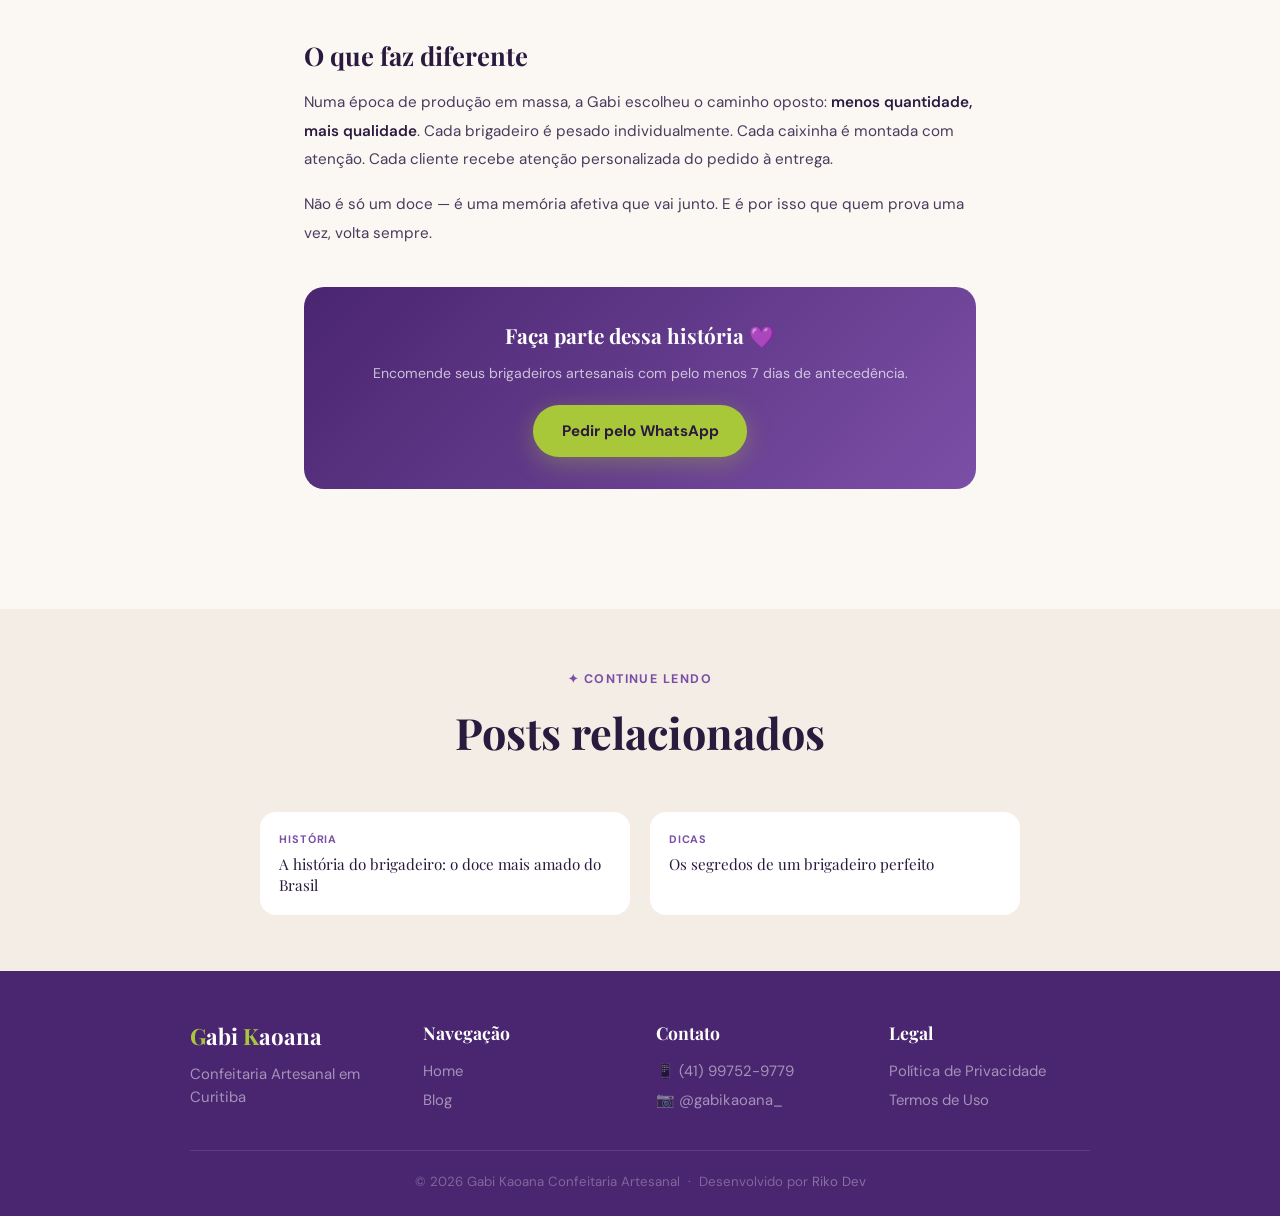
<file: blog/bastidores-gabi.html>
<!DOCTYPE html>
<html lang="pt-BR">
<head>
  <meta charset="UTF-8">
  <meta name="viewport" content="width=device-width, initial-scale=1.0">
  <title>Como tudo começou: a história da Gabi Kaoana | Blog</title>
  <meta name="description" content="Conheça a trajetória de Gabi Kaoana, mãe e confeiteira artesanal de Curitiba, e como a paixão por doces virou um negócio.">
  <link rel="canonical" href="https://gabikaoana.com.br/blog/bastidores-gabi.html">
  <link rel="stylesheet" href="../assets/css/style.css">
  <style>
    .post-hero { padding: 8rem 1.5rem 3rem; background: linear-gradient(155deg, var(--roxo-esc), var(--roxo)); text-align: center; }
    .post-hero-cat { display: inline-block; background: rgba(168,200,58,.2); border: 1px solid rgba(168,200,58,.4); color: var(--verde); font-size: .68rem; font-weight: 700; letter-spacing: .1em; text-transform: uppercase; padding: .28rem .8rem; border-radius: 100px; margin-bottom: .8rem; }
    .post-hero h1 { font-family: 'Playfair Display', serif; font-size: clamp(1.8rem,4vw,2.8rem); color: var(--branco); line-height: 1.2; max-width: 680px; margin: 0 auto .8rem; }
    .post-hero-meta { color: rgba(255,255,255,.45); font-size: .8rem; }
    .post-content { max-width: 720px; margin: 0 auto; padding: 3.5rem 1.5rem 5rem; }
    .post-back { display: inline-flex; align-items: center; gap: .4rem; color: var(--roxo); font-size: .85rem; font-weight: 600; text-decoration: none; margin-bottom: 2rem; transition: gap .2s; }
    .post-back:hover { gap: .7rem; }
    .post-content h2 { font-family: 'Playfair Display', serif; font-size: 1.6rem; color: var(--texto); margin: 2rem 0 .8rem; }
    .post-content p { color: var(--soft); line-height: 1.85; font-size: .95rem; margin-bottom: 1.1rem; }
    .post-content strong { color: var(--texto); font-weight: 600; }
    .post-img { border-radius: 16px; overflow: hidden; margin: 1.5rem 0; }
    .post-img img { width: 100%; height: auto; display: block; }
    blockquote { border-left: 3px solid var(--verde); padding: .8rem 1.2rem; background: var(--creme2); border-radius: 0 12px 12px 0; margin: 1.5rem 0; font-family: 'Playfair Display', serif; font-style: italic; color: var(--roxo); font-size: 1rem; line-height: 1.7; }
    .post-cta { background: linear-gradient(135deg, var(--roxo-esc), var(--roxo)); border-radius: 20px; padding: 2rem; text-align: center; margin: 2.5rem 0; }
    .post-cta h3 { font-family: 'Playfair Display', serif; color: var(--branco); font-size: 1.3rem; margin-bottom: .5rem; }
    .post-cta p { color: rgba(255,255,255,.7); font-size: .88rem; margin-bottom: 1.2rem; }
    .related { background: var(--creme2); padding: 3.5rem 1.5rem; }
    .related-grid { display: grid; grid-template-columns: repeat(auto-fit,minmax(240px,1fr)); gap: 1.2rem; max-width: 760px; margin: 0 auto; }
    .rel-card { background: var(--branco); border-radius: 16px; padding: 1.2rem; text-decoration: none; color: inherit; display: block; transition: transform .2s; }
    .rel-card:hover { transform: translateY(-4px); }
    .rel-cat { font-size: .68rem; font-weight: 700; text-transform: uppercase; letter-spacing: .08em; color: var(--roxo); margin-bottom: .4rem; }
    .rel-title { font-family: 'Playfair Display', serif; font-size: .95rem; line-height: 1.35; }
  </style>
</head>
<body>

<nav class="nav">
  <a class="nav-logo" href="../index.html"><span>G</span>abi <span>K</span>aoana</a>
  <div class="nav-links">
    <a href="../index.html#cardapio">Cardápio</a>
    <a href="../index.html#depoimentos">Avaliações</a>
    <a href="index.html" class="active">Blog</a>
    <a class="nav-cta" href="https://wa.me/5541997529779" target="_blank" rel="noopener">Pedir agora</a>
  </div>
  <button class="nav-burger" aria-label="Menu"><span></span><span></span><span></span></button>
</nav>

<section class="post-hero">
  <span class="post-hero-cat">Bastidores</span>
  <h1>Como tudo começou: a história da Gabi Kaoana</h1>
  <div class="post-hero-meta">Gabi Kaoana · Janeiro 2026 · 4 min de leitura</div>
</section>

<article class="post-content">
  <a class="post-back" href="index.html">
    <svg width="16" height="16" viewBox="0 0 24 24" fill="none" stroke="currentColor" stroke-width="2.5"><path d="M19 12H5M12 19l-7-7 7-7"/></svg>
    Voltar ao blog
  </a>

  <p>Tem histórias que começam numa cozinha pequena, com poucos ingredientes e muita vontade. A da Gabi Kaoana é uma dessas — e ela ainda está sendo escrita a cada encomenda, a cada caixinha entregue com carinho em Curitiba.</p>

  <div class="post-img">
    <img src="../assets/images/gabi-foto.jpg" alt="Gabi Kaoana, confeiteira artesanal de Curitiba" loading="lazy">
  </div>

  <h2>O começo — a cozinha como refúgio</h2>
  <p>A Gabi sempre teve uma relação especial com a cozinha. Desde criança, acompanhava a família nos preparativos de festas — e era nos doces que ela encontrava mais alegria. O brigadeiro, claro, sempre foi o favorito.</p>
  <p>Com o tempo, a paixão foi crescendo. O que era hobby virou dedicação: cursos, testes de receita, horas ajustando o ponto, escolhendo ingredientes, comparando chocolates. Até que o que saia da cozinha já era bom demais para ficar só na família.</p>

  <blockquote>"A primeira vez que alguém me pediu brigadeiro para uma festa eu fiquei com o coração acelerado. Era real — alguém queria pagar pelo que eu fazia com amor."</blockquote>

  <h2>Da família para Curitiba</h2>
  <p>As primeiras encomendas vieram por indicação. Uma amiga pediu para um aniversário, outra viu e pediu também. O Instagram nasceu quase por acidente — só para mostrar o que estava sendo feito. Mas a resposta foi imediata.</p>
  <p>Hoje a Gabi Kaoana atende Curitiba inteira com brigadeiros artesanais, brownies e pipoca gourmet. Cada produto é feito por encomenda, com ingredientes selecionados e o mesmo cuidado da primeira vez.</p>

  <h2>O que faz diferente</h2>
  <p>Numa época de produção em massa, a Gabi escolheu o caminho oposto: <strong>menos quantidade, mais qualidade</strong>. Cada brigadeiro é pesado individualmente. Cada caixinha é montada com atenção. Cada cliente recebe atenção personalizada do pedido à entrega.</p>
  <p>Não é só um doce — é uma memória afetiva que vai junto. E é por isso que quem prova uma vez, volta sempre.</p>

  <div class="post-cta">
    <h3>Faça parte dessa história 💜</h3>
    <p>Encomende seus brigadeiros artesanais com pelo menos 7 dias de antecedência.</p>
    <a class="btn-primary" href="https://wa.me/5541997529779?text=Olá Gabi! Li o blog e quero fazer um pedido 😊" target="_blank" rel="noopener">
      Pedir pelo WhatsApp
    </a>
  </div>
</article>

<section class="related">
  <div class="sec-header anim-scroll">
    <span class="sec-tag">✦ Continue lendo</span>
    <h2>Posts relacionados</h2>
  </div>
  <div class="related-grid anim-stagger">
    <a class="rel-card" href="historia-do-brigadeiro.html">
      <div class="rel-cat">História</div>
      <div class="rel-title">A história do brigadeiro: o doce mais amado do Brasil</div>
    </a>
    <a class="rel-card" href="segredo-brigadeiro-perfeito.html">
      <div class="rel-cat">Dicas</div>
      <div class="rel-title">Os segredos de um brigadeiro perfeito</div>
    </a>
  </div>
</section>

<footer class="footer">
  <div class="footer-grid">
    <div class="footer-col">
      <div class="footer-logo"><span>G</span>abi <span>K</span>aoana</div>
      <p>Confeitaria Artesanal em Curitiba</p>
    </div>
    <div class="footer-col">
      <h4>Navegação</h4>
      <a href="../index.html">Home</a>
      <a href="index.html">Blog</a>
    </div>
    <div class="footer-col">
      <h4>Contato</h4>
      <a href="https://wa.me/5541997529779" target="_blank" rel="noopener">📱 (41) 99752-9779</a>
      <a href="https://instagram.com/gabikaoana_" target="_blank" rel="noopener">📷 @gabikaoana_</a>
    </div>
    <div class="footer-col">
      <h4>Legal</h4>
      <a href="../politica-privacidade.html">Política de Privacidade</a>
      <a href="../politica-privacidade.html#termos">Termos de Uso</a>
    </div>
  </div>
  <div class="footer-bottom">
    <span>© 2026 Gabi Kaoana Confeitaria Artesanal</span>
    <span>·</span>
    <span>Desenvolvido por <a href="https://rikodev.com.br" target="_blank" rel="noopener">Riko Dev</a></span>
  </div>
</footer>

<a class="whats-float" href="https://wa.me/5541997529779" target="_blank" rel="noopener" aria-label="WhatsApp">
  <svg viewBox="0 0 24 24"><path d="M17.472 14.382c-.297-.149-1.758-.867-2.03-.967-.273-.099-.471-.148-.67.15-.197.297-.767.966-.94 1.164-.173.199-.347.223-.644.075-.297-.15-1.255-.463-2.39-1.475-.883-.788-1.48-1.761-1.653-2.059-.173-.297-.018-.458.13-.606.134-.133.298-.347.446-.52.149-.174.198-.298.298-.497.099-.198.05-.371-.025-.52-.075-.149-.669-1.612-.916-2.207-.242-.579-.487-.5-.669-.51-.173-.008-.371-.01-.57-.01-.198 0-.52.074-.792.372-.272.297-1.04 1.016-1.04 2.479 0 1.462 1.065 2.875 1.213 3.074.149.198 2.096 3.2 5.077 4.487.709.306 1.262.489 1.694.625.712.227 1.36.195 1.871.118.571-.085 1.758-.719 2.006-1.413.248-.694.248-1.289.173-1.413-.074-.124-.272-.198-.57-.347z"/><path d="M12 0C5.373 0 0 5.373 0 12c0 2.124.554 4.118 1.523 5.847L.057 23.886a.5.5 0 00.611.61l6.055-1.457A11.943 11.943 0 0012 24c6.627 0 12-5.373 12-12S18.627 0 12 0zm0 21.818a9.808 9.808 0 01-4.994-1.368l-.358-.213-3.712.893.924-3.649-.233-.376A9.79 9.79 0 012.182 12C2.182 6.57 6.57 2.182 12 2.182S21.818 6.57 21.818 12 17.43 21.818 12 21.818z"/></svg>
</a>

<div id="cookie-banner">
  <p>Usamos cookies. <a href="../politica-privacidade.html">Saiba mais</a>.</p>
  <div class="cookie-btns">
    <button class="btn-cookie-ok" id="cookie-ok">Aceitar</button>
    <button class="btn-cookie-no" id="cookie-no">Recusar</button>
  </div>
</div>

<script src="../assets/js/main.js" defer></script>
<button class="back-top" aria-label="Voltar ao topo">
  <svg width="18" height="18" viewBox="0 0 24 24" fill="none" stroke="currentColor" stroke-width="2.5"><path d="M12 19V5M5 12l7-7 7 7"/></svg>
</button>
</body>
</html>
</file>
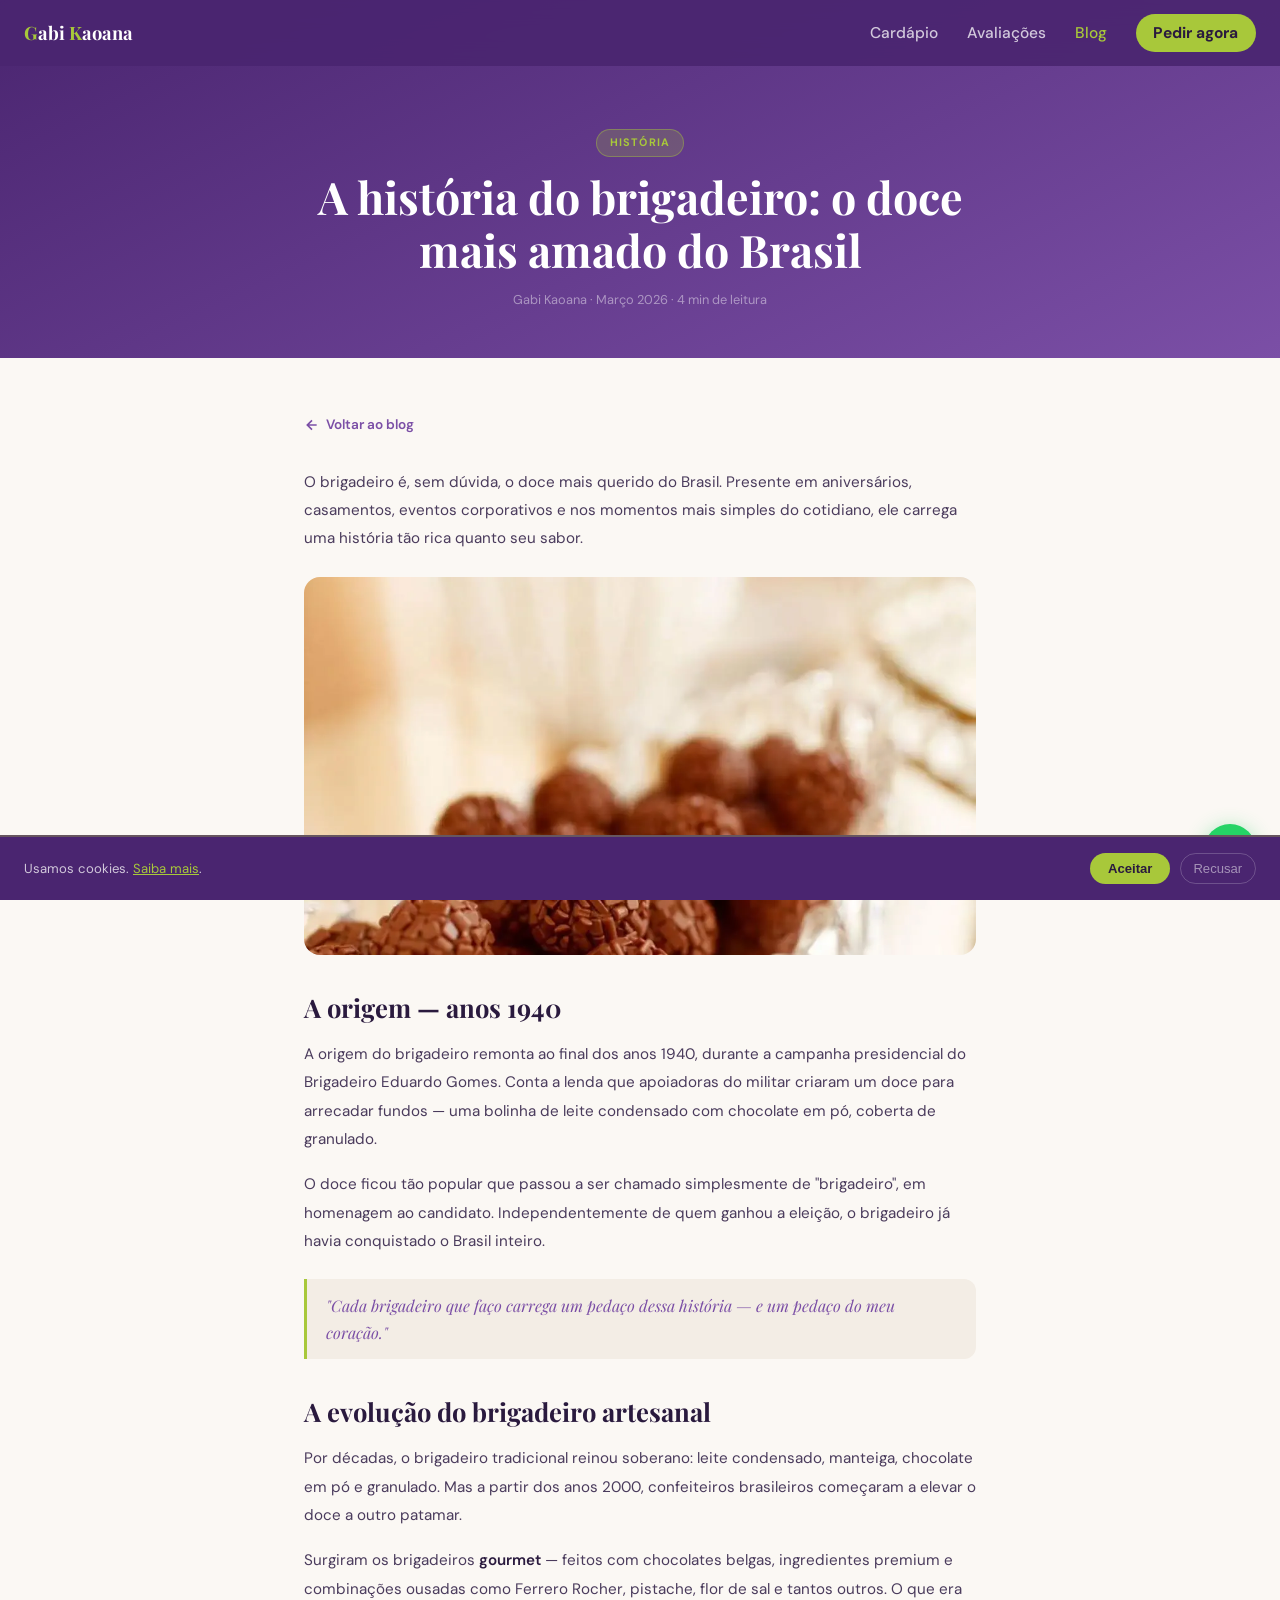
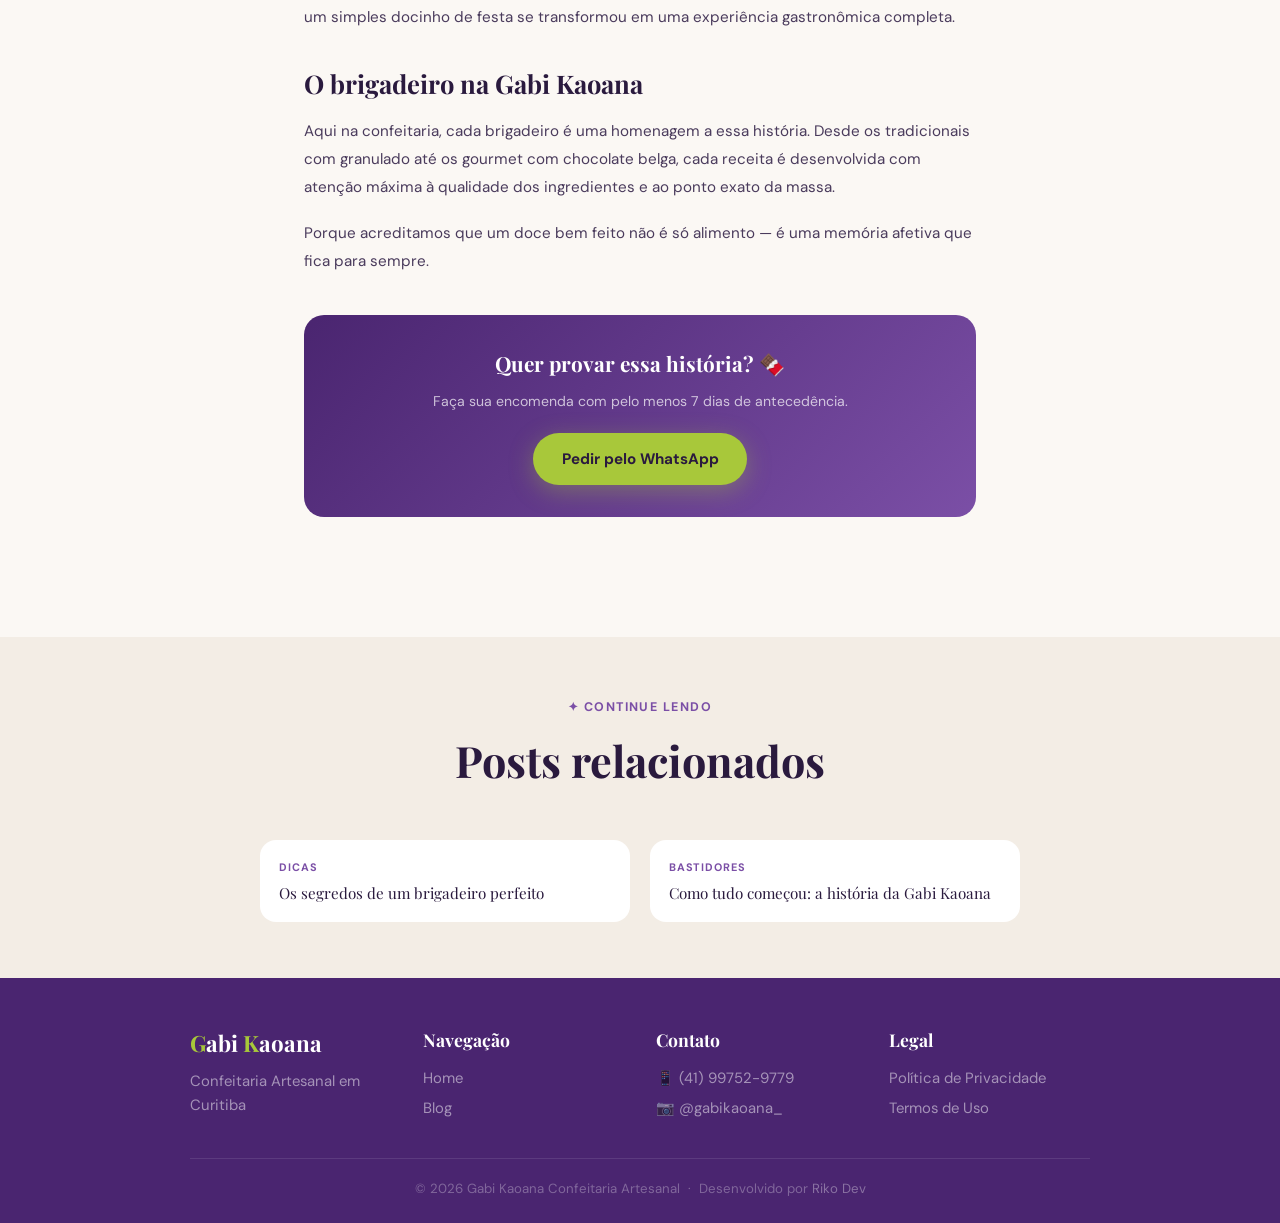
<file: blog/historia-do-brigadeiro.html>
<!doctype html>
<html lang="pt-BR">
  <head>
    <meta charset="UTF-8" />
    <meta name="viewport" content="width=device-width, initial-scale=1.0" />
    <title>A história do brigadeiro | Blog Gabi Kaoana</title>
    <meta
      name="description"
      content="Descubra a origem do brigadeiro, o doce mais amado do Brasil, e como ele chegou à mesa da Gabi Kaoana."
    />
    <link
      rel="canonical"
      href="https://gabikaoana.com.br/blog/historia-do-brigadeiro.html"
    />
    <link rel="stylesheet" href="../assets/css/style.css" />
    <script type="application/ld+json">
      {
        "@context": "https://schema.org",
        "@type": "Article",
        "headline": "A história do brigadeiro: o doce mais amado do Brasil",
        "author": { "@type": "Person", "name": "Gabi Kaoana" },
        "publisher": {
          "@type": "Organization",
          "name": "Gabi Kaoana Confeitaria Artesanal"
        },
        "datePublished": "2026-03-01",
        "description": "Descubra a origem do brigadeiro, o doce mais amado do Brasil."
      }
    </script>
    <style>
      .post-hero {
        padding: 8rem 1.5rem 3rem;
        background: linear-gradient(155deg, var(--roxo-esc), var(--roxo));
        text-align: center;
      }
      .post-hero-cat {
        display: inline-block;
        background: rgba(168, 200, 58, 0.2);
        border: 1px solid rgba(168, 200, 58, 0.4);
        color: var(--verde);
        font-size: 0.68rem;
        font-weight: 700;
        letter-spacing: 0.1em;
        text-transform: uppercase;
        padding: 0.28rem 0.8rem;
        border-radius: 100px;
        margin-bottom: 0.8rem;
      }
      .post-hero h1 {
        font-family: "Playfair Display", serif;
        font-size: clamp(1.8rem, 4vw, 2.8rem);
        color: var(--branco);
        line-height: 1.2;
        max-width: 680px;
        margin: 0 auto 0.8rem;
      }
      .post-hero-meta {
        color: rgba(255, 255, 255, 0.45);
        font-size: 0.8rem;
      }
      .post-content {
        max-width: 720px;
        margin: 0 auto;
        padding: 3.5rem 1.5rem 5rem;
      }
      .post-back {
        display: inline-flex;
        align-items: center;
        gap: 0.4rem;
        color: var(--roxo);
        font-size: 0.85rem;
        font-weight: 600;
        text-decoration: none;
        margin-bottom: 2rem;
        transition: gap 0.2s;
      }
      .post-back:hover {
        gap: 0.7rem;
      }
      .post-content h2 {
        font-family: "Playfair Display", serif;
        font-size: 1.6rem;
        color: var(--texto);
        margin: 2rem 0 0.8rem;
      }
      .post-content p {
        color: var(--soft);
        line-height: 1.85;
        font-size: 0.95rem;
        margin-bottom: 1.1rem;
      }
      .post-content strong {
        color: var(--texto);
        font-weight: 600;
      }
      .post-img {
        border-radius: 16px;
        overflow: hidden;
        margin: 1.5rem 0;
      }
      .post-img img {
        width: 100%;
        height: auto;
        display: block;
      }
      blockquote {
        border-left: 3px solid var(--verde);
        padding: 0.8rem 1.2rem;
        background: var(--creme2);
        border-radius: 0 12px 12px 0;
        margin: 1.5rem 0;
        font-family: "Playfair Display", serif;
        font-style: italic;
        color: var(--roxo);
        font-size: 1rem;
        line-height: 1.7;
      }
      .post-cta {
        background: linear-gradient(135deg, var(--roxo-esc), var(--roxo));
        border-radius: 20px;
        padding: 2rem;
        text-align: center;
        margin: 2.5rem 0;
      }
      .post-cta h3 {
        font-family: "Playfair Display", serif;
        color: var(--branco);
        font-size: 1.3rem;
        margin-bottom: 0.5rem;
      }
      .post-cta p {
        color: rgba(255, 255, 255, 0.7);
        font-size: 0.88rem;
        margin-bottom: 1.2rem;
      }
      .related {
        background: var(--creme2);
        padding: 3.5rem 1.5rem;
      }
      .related-grid {
        display: grid;
        grid-template-columns: repeat(auto-fit, minmax(240px, 1fr));
        gap: 1.2rem;
        max-width: 760px;
        margin: 0 auto;
      }
      .rel-card {
        background: var(--branco);
        border-radius: 16px;
        padding: 1.2rem;
        text-decoration: none;
        color: inherit;
        display: block;
        transition: transform 0.2s;
      }
      .rel-card:hover {
        transform: translateY(-4px);
      }
      .rel-cat {
        font-size: 0.68rem;
        font-weight: 700;
        text-transform: uppercase;
        letter-spacing: 0.08em;
        color: var(--roxo);
        margin-bottom: 0.4rem;
      }
      .rel-title {
        font-family: "Playfair Display", serif;
        font-size: 0.95rem;
        line-height: 1.35;
      }
    </style>
  </head>
  <body>
    <nav class="nav">
      <a class="nav-logo" href="../index.html"
        ><span>G</span>abi <span>K</span>aoana</a
      >
      <div class="nav-links">
        <a href="../index.html#cardapio">Cardápio</a>
        <a href="../index.html#depoimentos">Avaliações</a>
        <a href="index.html" class="active">Blog</a>
        <a
          class="nav-cta"
          href="https://wa.me/5541997529779"
          target="_blank"
          rel="noopener"
          >Pedir agora</a
        >
      </div>
      <button class="nav-burger" aria-label="Menu">
        <span></span><span></span><span></span>
      </button>
    </nav>

    <section class="post-hero">
      <span class="post-hero-cat">História</span>
      <h1>A história do brigadeiro: o doce mais amado do Brasil</h1>
      <div class="post-hero-meta">
        Gabi Kaoana · Março 2026 · 4 min de leitura
      </div>
    </section>

    <article class="post-content">
      <a class="post-back" href="index.html">
        <svg
          width="16"
          height="16"
          viewBox="0 0 24 24"
          fill="none"
          stroke="currentColor"
          stroke-width="2.5"
        >
          <path d="M19 12H5M12 19l-7-7 7-7" />
        </svg>
        Voltar ao blog
      </a>

      <p>
        O brigadeiro é, sem dúvida, o doce mais querido do Brasil. Presente em
        aniversários, casamentos, eventos corporativos e nos momentos mais
        simples do cotidiano, ele carrega uma história tão rica quanto seu
        sabor.
      </p>

      <div class="post-img">
        <img
          src="../assets/images/brig-tradicional-taca.webp"
          alt="Brigadeiros tradicionais em taça de cristal"
          loading="lazy"
        />
      </div>

      <h2>A origem — anos 1940</h2>
      <p>
        A origem do brigadeiro remonta ao final dos anos 1940, durante a
        campanha presidencial do Brigadeiro Eduardo Gomes. Conta a lenda que
        apoiadoras do militar criaram um doce para arrecadar fundos — uma
        bolinha de leite condensado com chocolate em pó, coberta de granulado.
      </p>
      <p>
        O doce ficou tão popular que passou a ser chamado simplesmente de
        "brigadeiro", em homenagem ao candidato. Independentemente de quem
        ganhou a eleição, o brigadeiro já havia conquistado o Brasil inteiro.
      </p>

      <blockquote>
        "Cada brigadeiro que faço carrega um pedaço dessa história — e um pedaço
        do meu coração."
      </blockquote>

      <h2>A evolução do brigadeiro artesanal</h2>
      <p>
        Por décadas, o brigadeiro tradicional reinou soberano: leite condensado,
        manteiga, chocolate em pó e granulado. Mas a partir dos anos 2000,
        confeiteiros brasileiros começaram a elevar o doce a outro patamar.
      </p>
      <p>
        Surgiram os brigadeiros <strong>gourmet</strong> — feitos com chocolates
        belgas, ingredientes premium e combinações ousadas como Ferrero Rocher,
        pistache, flor de sal e tantos outros. O que era um simples docinho de
        festa se transformou em uma experiência gastronômica completa.
      </p>

      <h2>O brigadeiro na Gabi Kaoana</h2>
      <p>
        Aqui na confeitaria, cada brigadeiro é uma homenagem a essa história.
        Desde os tradicionais com granulado até os gourmet com chocolate belga,
        cada receita é desenvolvida com atenção máxima à qualidade dos
        ingredientes e ao ponto exato da massa.
      </p>
      <p>
        Porque acreditamos que um doce bem feito não é só alimento — é uma
        memória afetiva que fica para sempre.
      </p>

      <div class="post-cta">
        <h3>Quer provar essa história? 🍫</h3>
        <p>Faça sua encomenda com pelo menos 7 dias de antecedência.</p>
        <a
          class="btn-primary"
          href="https://wa.me/5541997529779?text=Olá Gabi! Li o blog e quero fazer um pedido 😊"
          target="_blank"
          rel="noopener"
        >
          Pedir pelo WhatsApp
        </a>
      </div>
    </article>

    <section class="related">
      <div class="sec-header anim-scroll">
        <span class="sec-tag">✦ Continue lendo</span>
        <h2>Posts relacionados</h2>
      </div>
      <div class="related-grid anim-stagger">
        <a class="rel-card" href="index.html">
          <div class="rel-cat">Dicas</div>
          <div class="rel-title">Os segredos de um brigadeiro perfeito</div>
        </a>
        <a class="rel-card" href="index.html">
          <div class="rel-cat">Bastidores</div>
          <div class="rel-title">
            Como tudo começou: a história da Gabi Kaoana
          </div>
        </a>
      </div>
    </section>

    <footer class="footer">
      <div class="footer-grid">
        <div class="footer-col">
          <div class="footer-logo"><span>G</span>abi <span>K</span>aoana</div>
          <p>Confeitaria Artesanal em Curitiba</p>
        </div>
        <div class="footer-col">
          <h4>Navegação</h4>
          <a href="../index.html">Home</a>
          <a href="index.html">Blog</a>
        </div>
        <div class="footer-col">
          <h4>Contato</h4>
          <a href="https://wa.me/5541997529779" target="_blank" rel="noopener"
            >📱 (41) 99752-9779</a
          >
          <a
            href="https://instagram.com/gabikaoana_"
            target="_blank"
            rel="noopener"
            >📷 @gabikaoana_</a
          >
        </div>
        <div class="footer-col">
          <h4>Legal</h4>
          <a href="../politica-privacidade.html">Política de Privacidade</a>
          <a href="../politica-privacidade.html#termos">Termos de Uso</a>
        </div>
      </div>
      <div class="footer-bottom">
        <span>© 2026 Gabi Kaoana Confeitaria Artesanal</span>
        <span>·</span>
        <span
          >Desenvolvido por
          <a href="https://rikodev.com.br" target="_blank" rel="noopener"
            >Riko Dev</a
          ></span
        >
      </div>
    </footer>

    <a
      class="whats-float"
      href="https://wa.me/5541997529779"
      target="_blank"
      rel="noopener"
      aria-label="WhatsApp"
    >
      <svg viewBox="0 0 24 24">
        <path
          d="M17.472 14.382c-.297-.149-1.758-.867-2.03-.967-.273-.099-.471-.148-.67.15-.197.297-.767.966-.94 1.164-.173.199-.347.223-.644.075-.297-.15-1.255-.463-2.39-1.475-.883-.788-1.48-1.761-1.653-2.059-.173-.297-.018-.458.13-.606.134-.133.298-.347.446-.52.149-.174.198-.298.298-.497.099-.198.05-.371-.025-.52-.075-.149-.669-1.612-.916-2.207-.242-.579-.487-.5-.669-.51-.173-.008-.371-.01-.57-.01-.198 0-.52.074-.792.372-.272.297-1.04 1.016-1.04 2.479 0 1.462 1.065 2.875 1.213 3.074.149.198 2.096 3.2 5.077 4.487.709.306 1.262.489 1.694.625.712.227 1.36.195 1.871.118.571-.085 1.758-.719 2.006-1.413.248-.694.248-1.289.173-1.413-.074-.124-.272-.198-.57-.347z"
        />
        <path
          d="M12 0C5.373 0 0 5.373 0 12c0 2.124.554 4.118 1.523 5.847L.057 23.886a.5.5 0 00.611.61l6.055-1.457A11.943 11.943 0 0012 24c6.627 0 12-5.373 12-12S18.627 0 12 0zm0 21.818a9.808 9.808 0 01-4.994-1.368l-.358-.213-3.712.893.924-3.649-.233-.376A9.79 9.79 0 012.182 12C2.182 6.57 6.57 2.182 12 2.182S21.818 6.57 21.818 12 17.43 21.818 12 21.818z"
        />
      </svg>
    </a>

    <div id="cookie-banner">
      <p>
        Usamos cookies. <a href="../politica-privacidade.html">Saiba mais</a>.
      </p>
      <div class="cookie-btns">
        <button class="btn-cookie-ok" id="cookie-ok">Aceitar</button>
        <button class="btn-cookie-no" id="cookie-no">Recusar</button>
      </div>
    </div>

    <script src="../assets/js/main.js" defer></script>
    <button class="back-top" aria-label="Voltar ao topo">
  <svg width="18" height="18" viewBox="0 0 24 24" fill="none" stroke="currentColor" stroke-width="2.5"><path d="M12 19V5M5 12l7-7 7 7"/></svg>
</button>
  </body>
</html>
</file>
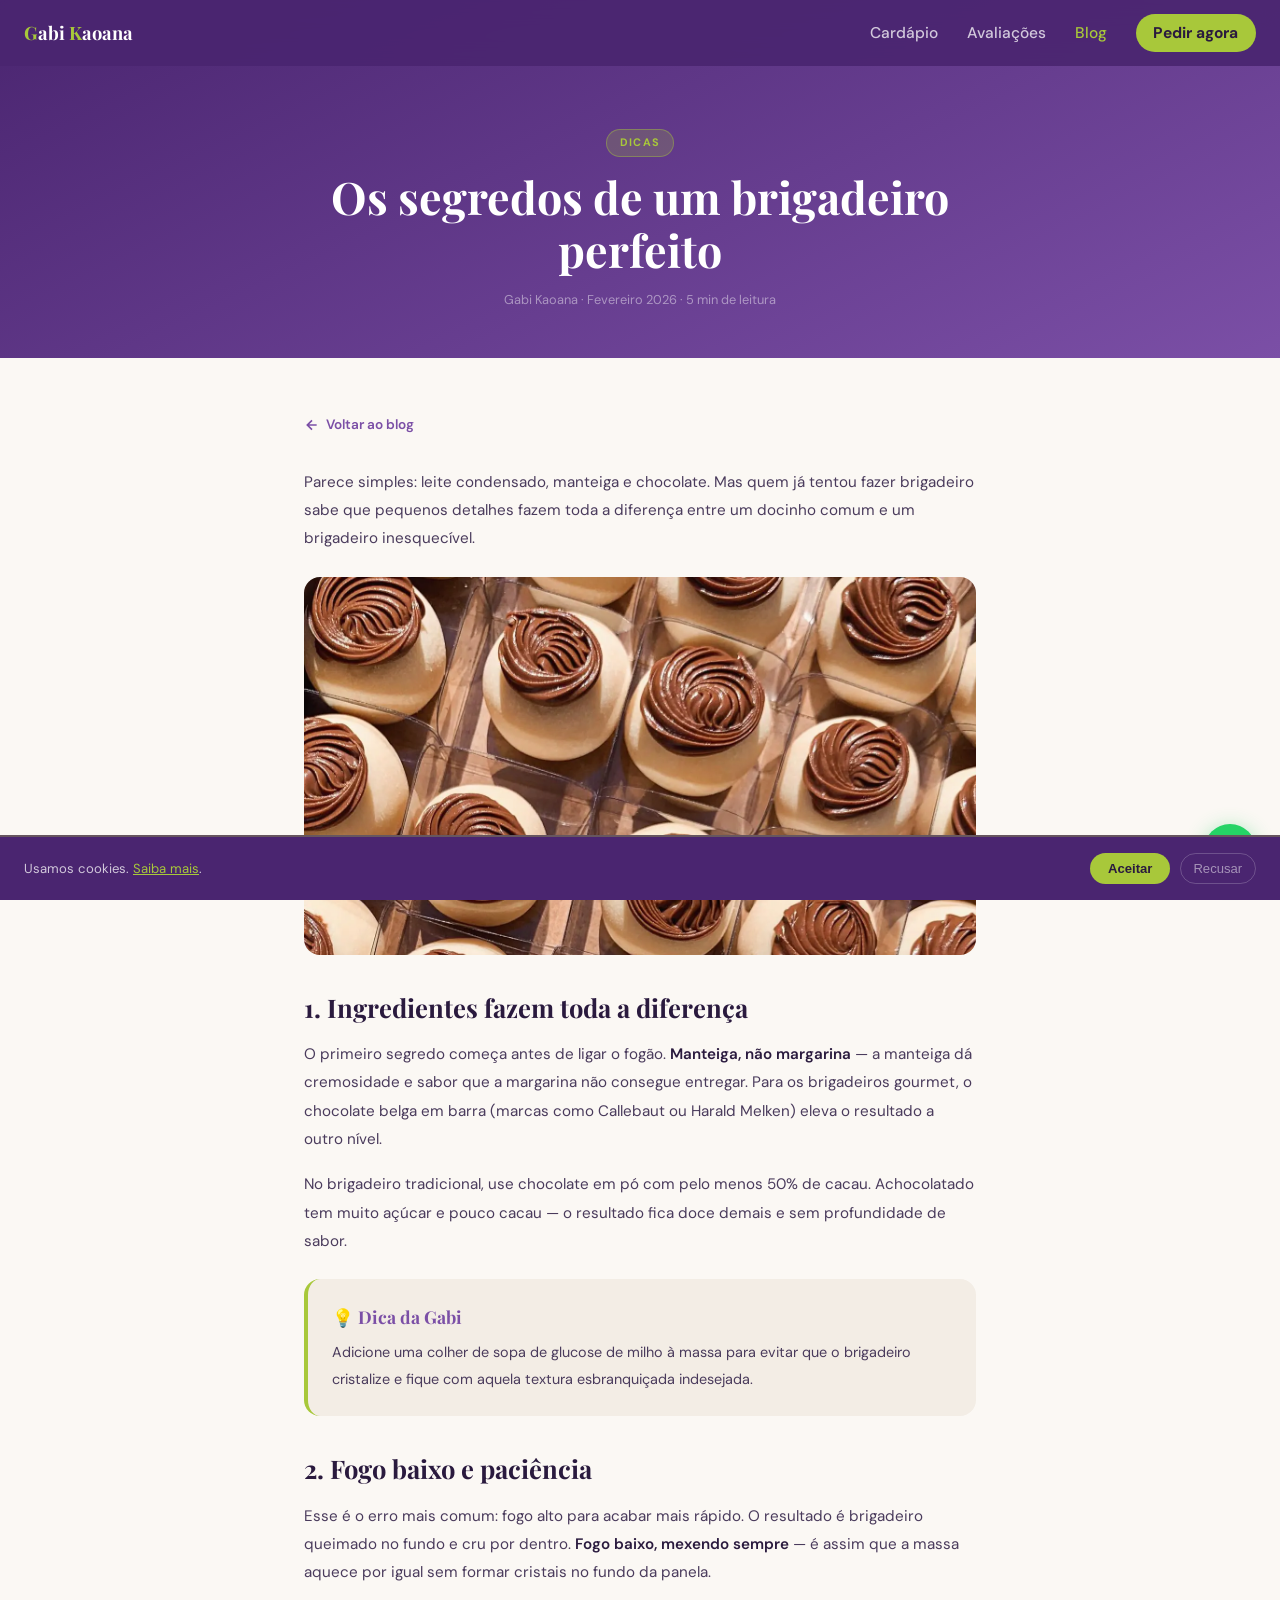
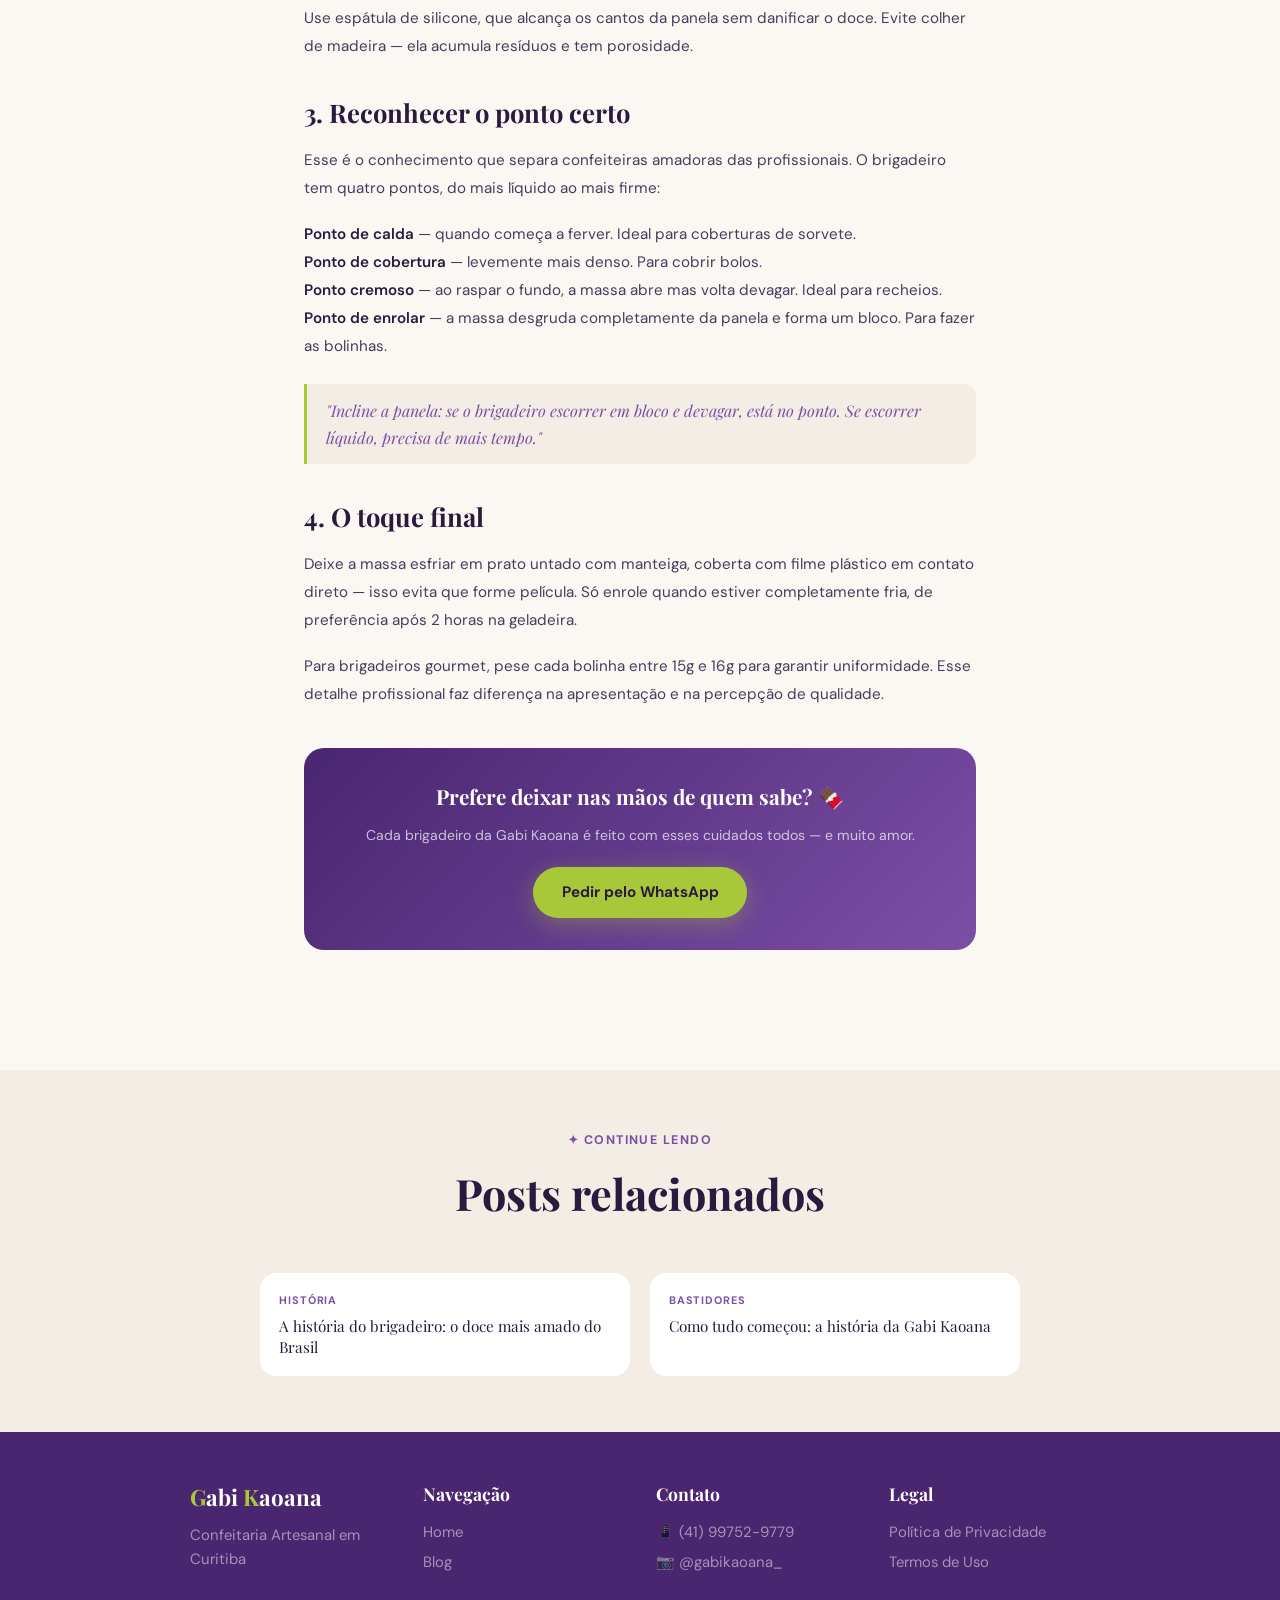
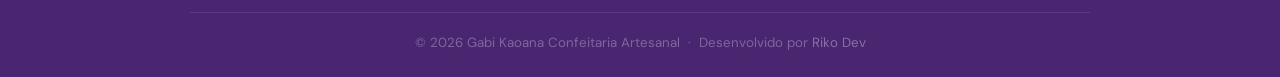
<file: blog/segredo-brigadeiro-perfeito.html>
<!DOCTYPE html>
<html lang="pt-BR">
<head>
  <meta charset="UTF-8">
  <meta name="viewport" content="width=device-width, initial-scale=1.0">
  <title>Os segredos de um brigadeiro perfeito | Blog Gabi Kaoana</title>
  <meta name="description" content="Ingredientes, ponto certo e os detalhes que fazem toda a diferença na textura e sabor do brigadeiro artesanal.">
  <link rel="canonical" href="https://gabikaoana.com.br/blog/segredo-brigadeiro-perfeito.html">
  <link rel="stylesheet" href="../assets/css/style.css">
  <style>
    .post-hero { padding: 8rem 1.5rem 3rem; background: linear-gradient(155deg, var(--roxo-esc), var(--roxo)); text-align: center; }
    .post-hero-cat { display: inline-block; background: rgba(168,200,58,.2); border: 1px solid rgba(168,200,58,.4); color: var(--verde); font-size: .68rem; font-weight: 700; letter-spacing: .1em; text-transform: uppercase; padding: .28rem .8rem; border-radius: 100px; margin-bottom: .8rem; }
    .post-hero h1 { font-family: 'Playfair Display', serif; font-size: clamp(1.8rem,4vw,2.8rem); color: var(--branco); line-height: 1.2; max-width: 680px; margin: 0 auto .8rem; }
    .post-hero-meta { color: rgba(255,255,255,.45); font-size: .8rem; }
    .post-content { max-width: 720px; margin: 0 auto; padding: 3.5rem 1.5rem 5rem; }
    .post-back { display: inline-flex; align-items: center; gap: .4rem; color: var(--roxo); font-size: .85rem; font-weight: 600; text-decoration: none; margin-bottom: 2rem; transition: gap .2s; }
    .post-back:hover { gap: .7rem; }
    .post-content h2 { font-family: 'Playfair Display', serif; font-size: 1.6rem; color: var(--texto); margin: 2rem 0 .8rem; }
    .post-content p { color: var(--soft); line-height: 1.85; font-size: .95rem; margin-bottom: 1.1rem; }
    .post-content strong { color: var(--texto); font-weight: 600; }
    .post-img { border-radius: 16px; overflow: hidden; margin: 1.5rem 0; }
    .post-img img { width: 100%; height: auto; display: block; }
    blockquote { border-left: 3px solid var(--verde); padding: .8rem 1.2rem; background: var(--creme2); border-radius: 0 12px 12px 0; margin: 1.5rem 0; font-family: 'Playfair Display', serif; font-style: italic; color: var(--roxo); font-size: 1rem; line-height: 1.7; }
    .dica-box { background: var(--creme2); border-radius: 16px; padding: 1.5rem; margin: 1.5rem 0; border-left: 4px solid var(--verde); }
    .dica-box h3 { font-family: 'Playfair Display', serif; color: var(--roxo); font-size: 1.1rem; margin-bottom: .5rem; }
    .dica-box p { margin: 0; font-size: .9rem; }
    .post-cta { background: linear-gradient(135deg, var(--roxo-esc), var(--roxo)); border-radius: 20px; padding: 2rem; text-align: center; margin: 2.5rem 0; }
    .post-cta h3 { font-family: 'Playfair Display', serif; color: var(--branco); font-size: 1.3rem; margin-bottom: .5rem; }
    .post-cta p { color: rgba(255,255,255,.7); font-size: .88rem; margin-bottom: 1.2rem; }
    .related { background: var(--creme2); padding: 3.5rem 1.5rem; }
    .related-grid { display: grid; grid-template-columns: repeat(auto-fit,minmax(240px,1fr)); gap: 1.2rem; max-width: 760px; margin: 0 auto; }
    .rel-card { background: var(--branco); border-radius: 16px; padding: 1.2rem; text-decoration: none; color: inherit; display: block; transition: transform .2s; }
    .rel-card:hover { transform: translateY(-4px); }
    .rel-cat { font-size: .68rem; font-weight: 700; text-transform: uppercase; letter-spacing: .08em; color: var(--roxo); margin-bottom: .4rem; }
    .rel-title { font-family: 'Playfair Display', serif; font-size: .95rem; line-height: 1.35; }
  </style>
</head>
<body>

<nav class="nav">
  <a class="nav-logo" href="../index.html"><span>G</span>abi <span>K</span>aoana</a>
  <div class="nav-links">
    <a href="../index.html#cardapio">Cardápio</a>
    <a href="../index.html#depoimentos">Avaliações</a>
    <a href="index.html" class="active">Blog</a>
    <a class="nav-cta" href="https://wa.me/5541997529779" target="_blank" rel="noopener">Pedir agora</a>
  </div>
  <button class="nav-burger" aria-label="Menu"><span></span><span></span><span></span></button>
</nav>

<section class="post-hero">
  <span class="post-hero-cat">Dicas</span>
  <h1>Os segredos de um brigadeiro perfeito</h1>
  <div class="post-hero-meta">Gabi Kaoana · Fevereiro 2026 · 5 min de leitura</div>
</section>

<article class="post-content">
  <a class="post-back" href="index.html">
    <svg width="16" height="16" viewBox="0 0 24 24" fill="none" stroke="currentColor" stroke-width="2.5"><path d="M19 12H5M12 19l-7-7 7-7"/></svg>
    Voltar ao blog
  </a>

  <p>Parece simples: leite condensado, manteiga e chocolate. Mas quem já tentou fazer brigadeiro sabe que pequenos detalhes fazem toda a diferença entre um docinho comum e um brigadeiro inesquecível.</p>

  <div class="post-img">
    <img src="../assets/images/brig-ninho-nutella.webp" alt="Brigadeiros gourmet de Ninho com Nutella" loading="lazy">
  </div>

  <h2>1. Ingredientes fazem toda a diferença</h2>
  <p>O primeiro segredo começa antes de ligar o fogão. <strong>Manteiga, não margarina</strong> — a manteiga dá cremosidade e sabor que a margarina não consegue entregar. Para os brigadeiros gourmet, o chocolate belga em barra (marcas como Callebaut ou Harald Melken) eleva o resultado a outro nível.</p>
  <p>No brigadeiro tradicional, use chocolate em pó com pelo menos 50% de cacau. Achocolatado tem muito açúcar e pouco cacau — o resultado fica doce demais e sem profundidade de sabor.</p>

  <div class="dica-box">
    <h3>💡 Dica da Gabi</h3>
    <p>Adicione uma colher de sopa de glucose de milho à massa para evitar que o brigadeiro cristalize e fique com aquela textura esbranquiçada indesejada.</p>
  </div>

  <h2>2. Fogo baixo e paciência</h2>
  <p>Esse é o erro mais comum: fogo alto para acabar mais rápido. O resultado é brigadeiro queimado no fundo e cru por dentro. <strong>Fogo baixo, mexendo sempre</strong> — é assim que a massa aquece por igual sem formar cristais no fundo da panela.</p>
  <p>Use espátula de silicone, que alcança os cantos da panela sem danificar o doce. Evite colher de madeira — ela acumula resíduos e tem porosidade.</p>

  <h2>3. Reconhecer o ponto certo</h2>
  <p>Esse é o conhecimento que separa confeiteiras amadoras das profissionais. O brigadeiro tem quatro pontos, do mais líquido ao mais firme:</p>
  <p><strong>Ponto de calda</strong> — quando começa a ferver. Ideal para coberturas de sorvete.<br>
  <strong>Ponto de cobertura</strong> — levemente mais denso. Para cobrir bolos.<br>
  <strong>Ponto cremoso</strong> — ao raspar o fundo, a massa abre mas volta devagar. Ideal para recheios.<br>
  <strong>Ponto de enrolar</strong> — a massa desgruda completamente da panela e forma um bloco. Para fazer as bolinhas.</p>

  <blockquote>"Incline a panela: se o brigadeiro escorrer em bloco e devagar, está no ponto. Se escorrer líquido, precisa de mais tempo."</blockquote>

  <h2>4. O toque final</h2>
  <p>Deixe a massa esfriar em prato untado com manteiga, coberta com filme plástico em contato direto — isso evita que forme película. Só enrole quando estiver completamente fria, de preferência após 2 horas na geladeira.</p>
  <p>Para brigadeiros gourmet, pese cada bolinha entre 15g e 16g para garantir uniformidade. Esse detalhe profissional faz diferença na apresentação e na percepção de qualidade.</p>

  <div class="post-cta">
    <h3>Prefere deixar nas mãos de quem sabe? 🍫</h3>
    <p>Cada brigadeiro da Gabi Kaoana é feito com esses cuidados todos — e muito amor.</p>
    <a class="btn-primary" href="https://wa.me/5541997529779?text=Olá Gabi! Li o blog e quero fazer um pedido 😊" target="_blank" rel="noopener">
      Pedir pelo WhatsApp
    </a>
  </div>
</article>

<section class="related">
  <div class="sec-header anim-scroll">
    <span class="sec-tag">✦ Continue lendo</span>
    <h2>Posts relacionados</h2>
  </div>
  <div class="related-grid anim-stagger">
    <a class="rel-card" href="historia-do-brigadeiro.html">
      <div class="rel-cat">História</div>
      <div class="rel-title">A história do brigadeiro: o doce mais amado do Brasil</div>
    </a>
    <a class="rel-card" href="bastidores-gabi.html">
      <div class="rel-cat">Bastidores</div>
      <div class="rel-title">Como tudo começou: a história da Gabi Kaoana</div>
    </a>
  </div>
</section>

<footer class="footer">
  <div class="footer-grid">
    <div class="footer-col">
      <div class="footer-logo"><span>G</span>abi <span>K</span>aoana</div>
      <p>Confeitaria Artesanal em Curitiba</p>
    </div>
    <div class="footer-col">
      <h4>Navegação</h4>
      <a href="../index.html">Home</a>
      <a href="index.html">Blog</a>
    </div>
    <div class="footer-col">
      <h4>Contato</h4>
      <a href="https://wa.me/5541997529779" target="_blank" rel="noopener">📱 (41) 99752-9779</a>
      <a href="https://instagram.com/gabikaoana_" target="_blank" rel="noopener">📷 @gabikaoana_</a>
    </div>
    <div class="footer-col">
      <h4>Legal</h4>
      <a href="../politica-privacidade.html">Política de Privacidade</a>
      <a href="../politica-privacidade.html#termos">Termos de Uso</a>
    </div>
  </div>
  <div class="footer-bottom">
    <span>© 2026 Gabi Kaoana Confeitaria Artesanal</span>
    <span>·</span>
    <span>Desenvolvido por <a href="https://rikodev.com.br" target="_blank" rel="noopener">Riko Dev</a></span>
  </div>
</footer>

<a class="whats-float" href="https://wa.me/5541997529779" target="_blank" rel="noopener" aria-label="WhatsApp">
  <svg viewBox="0 0 24 24"><path d="M17.472 14.382c-.297-.149-1.758-.867-2.03-.967-.273-.099-.471-.148-.67.15-.197.297-.767.966-.94 1.164-.173.199-.347.223-.644.075-.297-.15-1.255-.463-2.39-1.475-.883-.788-1.48-1.761-1.653-2.059-.173-.297-.018-.458.13-.606.134-.133.298-.347.446-.52.149-.174.198-.298.298-.497.099-.198.05-.371-.025-.52-.075-.149-.669-1.612-.916-2.207-.242-.579-.487-.5-.669-.51-.173-.008-.371-.01-.57-.01-.198 0-.52.074-.792.372-.272.297-1.04 1.016-1.04 2.479 0 1.462 1.065 2.875 1.213 3.074.149.198 2.096 3.2 5.077 4.487.709.306 1.262.489 1.694.625.712.227 1.36.195 1.871.118.571-.085 1.758-.719 2.006-1.413.248-.694.248-1.289.173-1.413-.074-.124-.272-.198-.57-.347z"/><path d="M12 0C5.373 0 0 5.373 0 12c0 2.124.554 4.118 1.523 5.847L.057 23.886a.5.5 0 00.611.61l6.055-1.457A11.943 11.943 0 0012 24c6.627 0 12-5.373 12-12S18.627 0 12 0zm0 21.818a9.808 9.808 0 01-4.994-1.368l-.358-.213-3.712.893.924-3.649-.233-.376A9.79 9.79 0 012.182 12C2.182 6.57 6.57 2.182 12 2.182S21.818 6.57 21.818 12 17.43 21.818 12 21.818z"/></svg>
</a>

<div id="cookie-banner">
  <p>Usamos cookies. <a href="../politica-privacidade.html">Saiba mais</a>.</p>
  <div class="cookie-btns">
    <button class="btn-cookie-ok" id="cookie-ok">Aceitar</button>
    <button class="btn-cookie-no" id="cookie-no">Recusar</button>
  </div>
</div>

<script src="../assets/js/main.js" defer></script>
<button class="back-top" aria-label="Voltar ao topo">
  <svg width="18" height="18" viewBox="0 0 24 24" fill="none" stroke="currentColor" stroke-width="2.5"><path d="M12 19V5M5 12l7-7 7 7"/></svg>
</button>
</body>
</html>
</file>
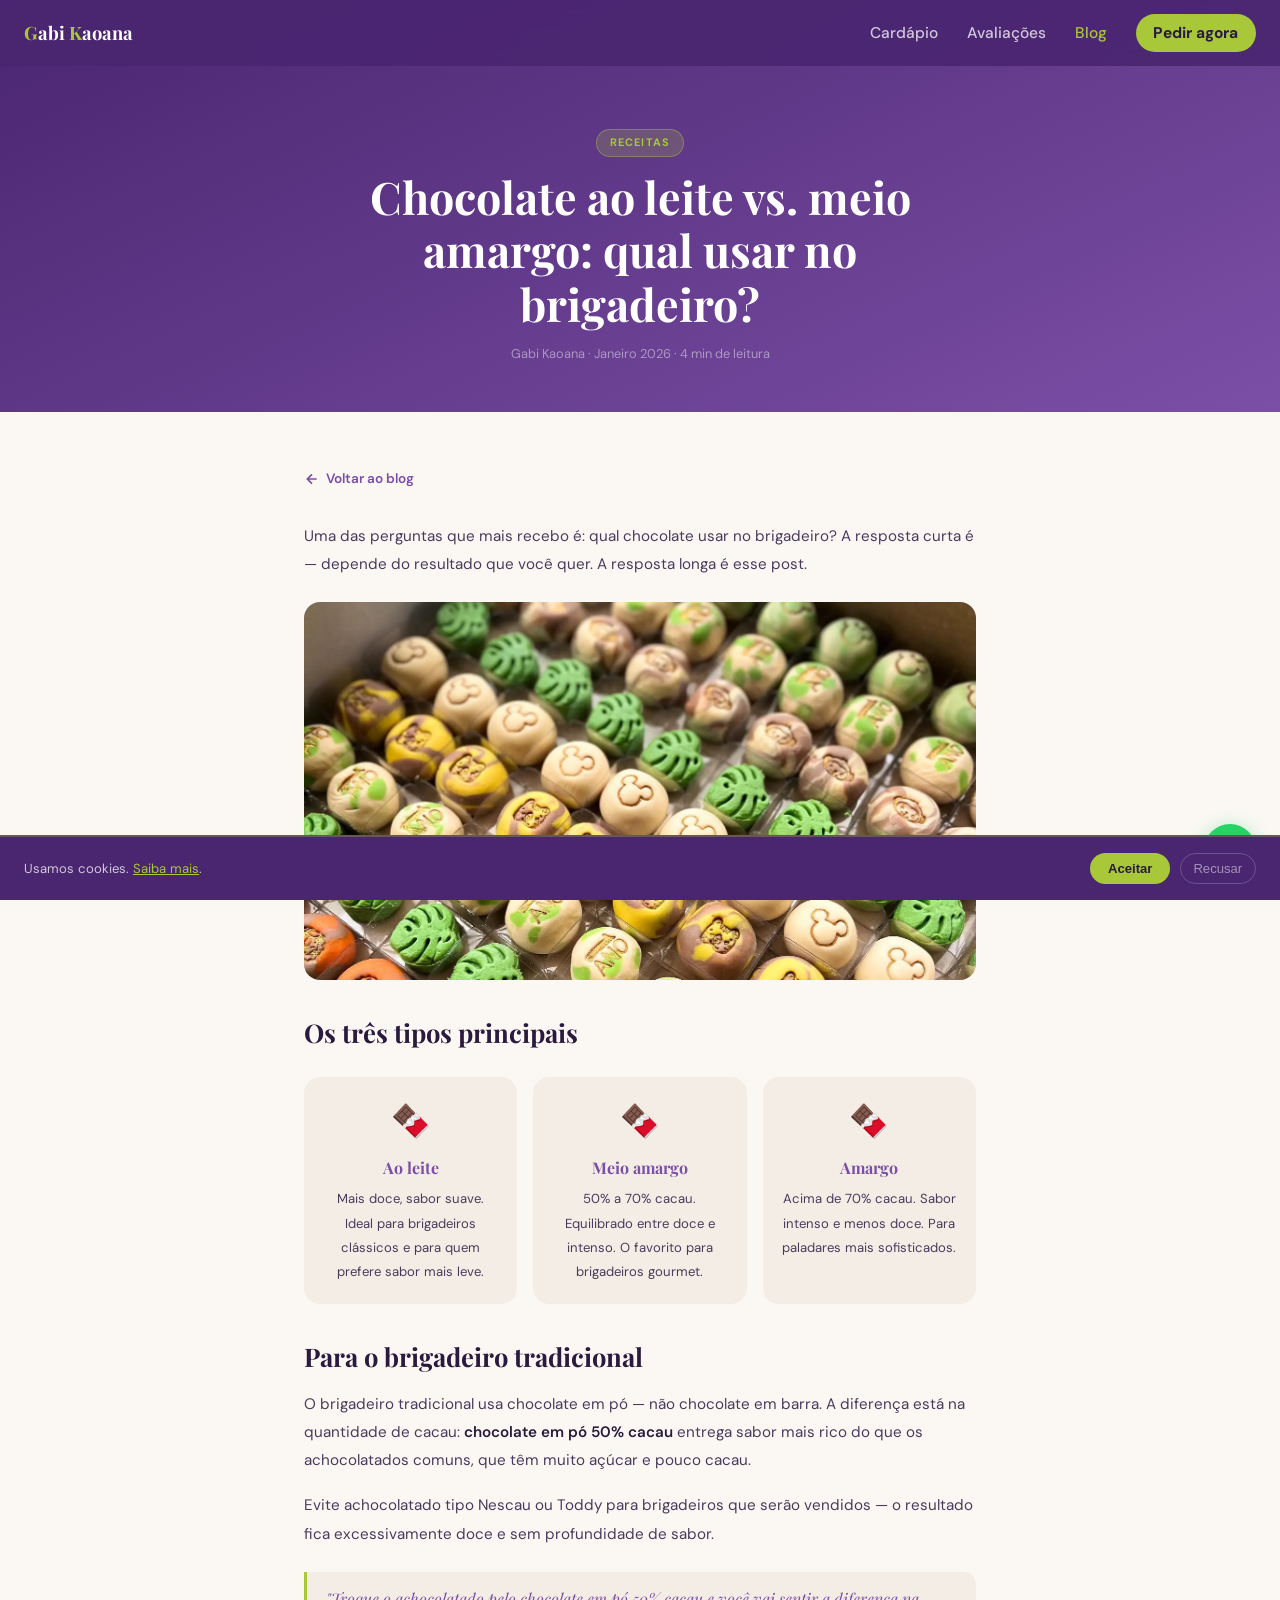
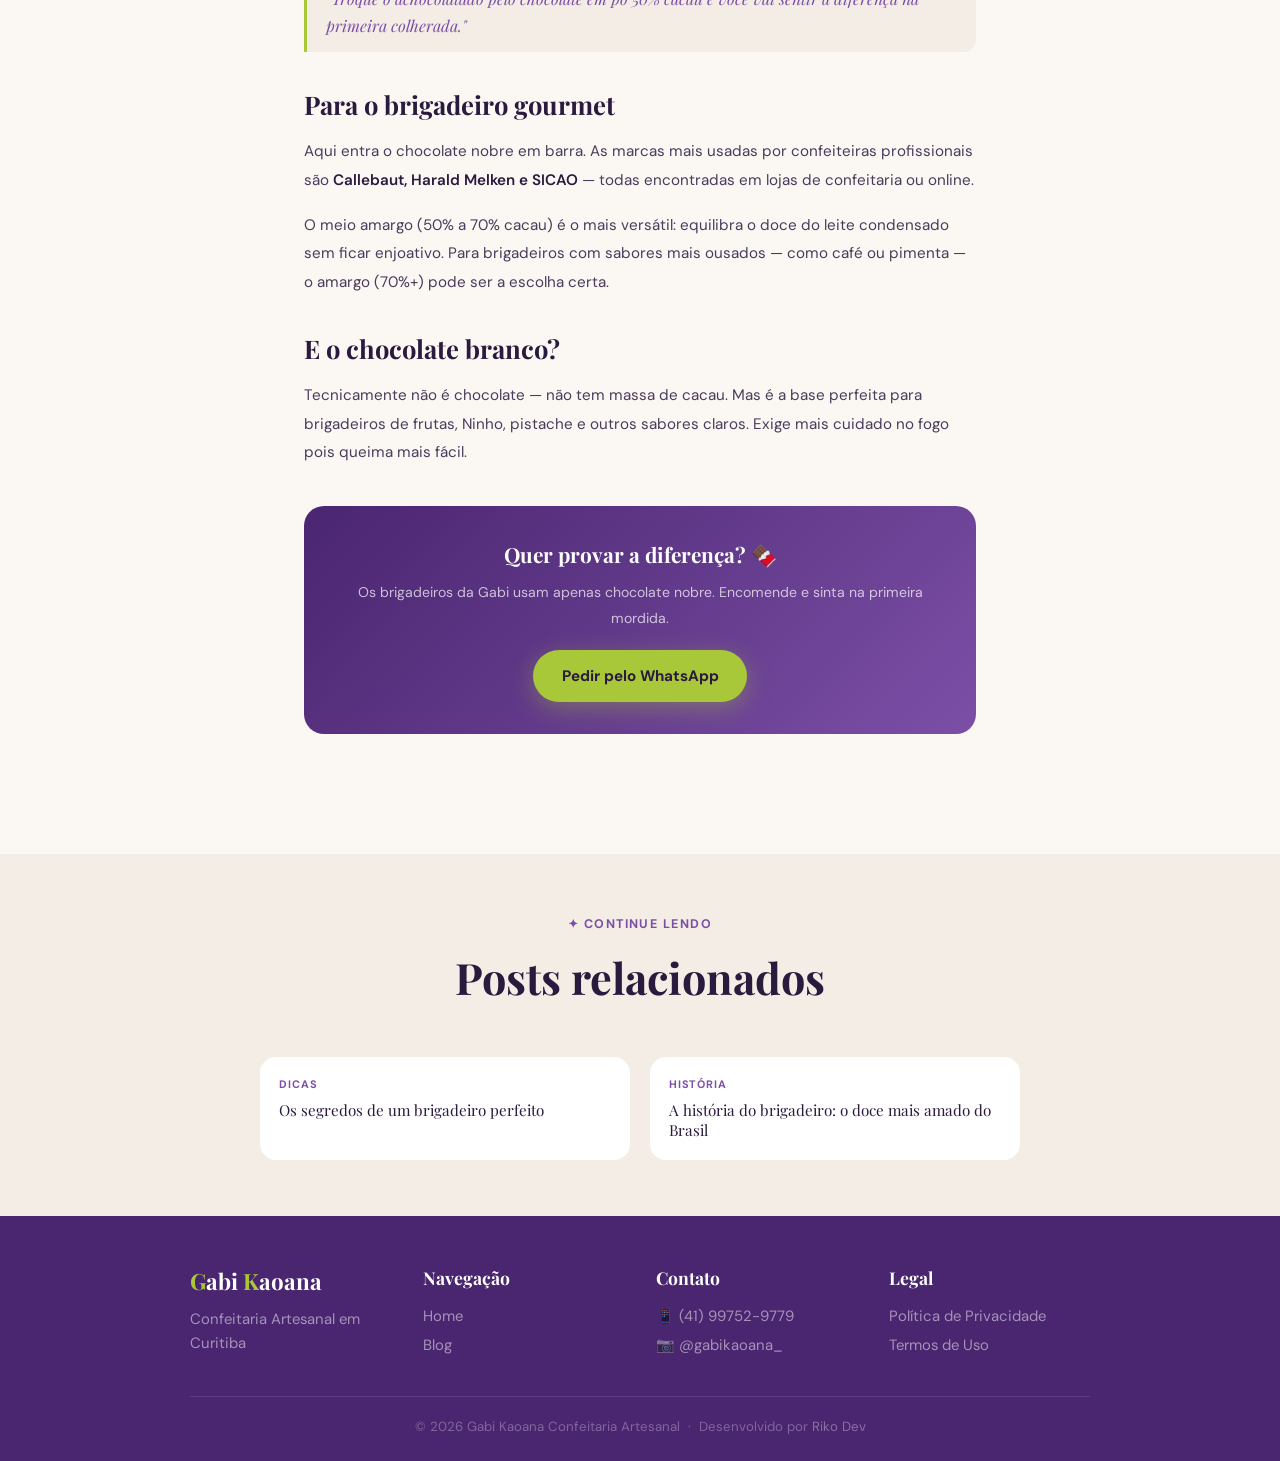
<file: blog/tipos-chocolate.html>
<!DOCTYPE html>
<html lang="pt-BR">
<head>
  <meta charset="UTF-8">
  <meta name="viewport" content="width=device-width, initial-scale=1.0">
  <title>Chocolate ao leite vs. meio amargo: qual usar? | Blog Gabi Kaoana</title>
  <meta name="description" content="A escolha do chocolate muda tudo no brigadeiro. Entenda as diferenças entre ao leite, meio amargo e amargo e quando usar cada um.">
  <link rel="canonical" href="https://gabikaoana.com.br/blog/tipos-chocolate.html">
  <link rel="stylesheet" href="../assets/css/style.css">
  <style>
    .post-hero { padding: 8rem 1.5rem 3rem; background: linear-gradient(155deg, var(--roxo-esc), var(--roxo)); text-align: center; }
    .post-hero-cat { display: inline-block; background: rgba(168,200,58,.2); border: 1px solid rgba(168,200,58,.4); color: var(--verde); font-size: .68rem; font-weight: 700; letter-spacing: .1em; text-transform: uppercase; padding: .28rem .8rem; border-radius: 100px; margin-bottom: .8rem; }
    .post-hero h1 { font-family: 'Playfair Display', serif; font-size: clamp(1.8rem,4vw,2.8rem); color: var(--branco); line-height: 1.2; max-width: 680px; margin: 0 auto .8rem; }
    .post-hero-meta { color: rgba(255,255,255,.45); font-size: .8rem; }
    .post-content { max-width: 720px; margin: 0 auto; padding: 3.5rem 1.5rem 5rem; }
    .post-back { display: inline-flex; align-items: center; gap: .4rem; color: var(--roxo); font-size: .85rem; font-weight: 600; text-decoration: none; margin-bottom: 2rem; transition: gap .2s; }
    .post-back:hover { gap: .7rem; }
    .post-content h2 { font-family: 'Playfair Display', serif; font-size: 1.6rem; color: var(--texto); margin: 2rem 0 .8rem; }
    .post-content p { color: var(--soft); line-height: 1.85; font-size: .95rem; margin-bottom: 1.1rem; }
    .post-content strong { color: var(--texto); font-weight: 600; }
    .post-img { border-radius: 16px; overflow: hidden; margin: 1.5rem 0; }
    .post-img img { width: 100%; height: auto; display: block; }
    blockquote { border-left: 3px solid var(--verde); padding: .8rem 1.2rem; background: var(--creme2); border-radius: 0 12px 12px 0; margin: 1.5rem 0; font-family: 'Playfair Display', serif; font-style: italic; color: var(--roxo); font-size: 1rem; line-height: 1.7; }
    .choc-grid { display: grid; grid-template-columns: repeat(auto-fit,minmax(200px,1fr)); gap: 1rem; margin: 1.5rem 0; }
    .choc-card { background: var(--creme2); border-radius: 16px; padding: 1.2rem; text-align: center; }
    .choc-card .emoji { font-size: 2rem; margin-bottom: .5rem; }
    .choc-card h3 { font-family: 'Playfair Display', serif; color: var(--roxo); font-size: 1rem; margin-bottom: .4rem; }
    .choc-card p { font-size: .82rem; color: var(--soft); margin: 0; }
    .post-cta { background: linear-gradient(135deg, var(--roxo-esc), var(--roxo)); border-radius: 20px; padding: 2rem; text-align: center; margin: 2.5rem 0; }
    .post-cta h3 { font-family: 'Playfair Display', serif; color: var(--branco); font-size: 1.3rem; margin-bottom: .5rem; }
    .post-cta p { color: rgba(255,255,255,.7); font-size: .88rem; margin-bottom: 1.2rem; }
    .related { background: var(--creme2); padding: 3.5rem 1.5rem; }
    .related-grid { display: grid; grid-template-columns: repeat(auto-fit,minmax(240px,1fr)); gap: 1.2rem; max-width: 760px; margin: 0 auto; }
    .rel-card { background: var(--branco); border-radius: 16px; padding: 1.2rem; text-decoration: none; color: inherit; display: block; transition: transform .2s; }
    .rel-card:hover { transform: translateY(-4px); }
    .rel-cat { font-size: .68rem; font-weight: 700; text-transform: uppercase; letter-spacing: .08em; color: var(--roxo); margin-bottom: .4rem; }
    .rel-title { font-family: 'Playfair Display', serif; font-size: .95rem; line-height: 1.35; }
  </style>
</head>
<body>

<nav class="nav">
  <a class="nav-logo" href="../index.html"><span>G</span>abi <span>K</span>aoana</a>
  <div class="nav-links">
    <a href="../index.html#cardapio">Cardápio</a>
    <a href="../index.html#depoimentos">Avaliações</a>
    <a href="index.html" class="active">Blog</a>
    <a class="nav-cta" href="https://wa.me/5541997529779" target="_blank" rel="noopener">Pedir agora</a>
  </div>
  <button class="nav-burger" aria-label="Menu"><span></span><span></span><span></span></button>
</nav>

<section class="post-hero">
  <span class="post-hero-cat">Receitas</span>
  <h1>Chocolate ao leite vs. meio amargo: qual usar no brigadeiro?</h1>
  <div class="post-hero-meta">Gabi Kaoana · Janeiro 2026 · 4 min de leitura</div>
</section>

<article class="post-content">
  <a class="post-back" href="index.html">
    <svg width="16" height="16" viewBox="0 0 24 24" fill="none" stroke="currentColor" stroke-width="2.5"><path d="M19 12H5M12 19l-7-7 7-7"/></svg>
    Voltar ao blog
  </a>

  <p>Uma das perguntas que mais recebo é: qual chocolate usar no brigadeiro? A resposta curta é — depende do resultado que você quer. A resposta longa é esse post.</p>

  <div class="post-img">
    <img src="../assets/images/brig-tematicos-safari.webp" alt="Brigadeiros gourmet temáticos" loading="lazy">
  </div>

  <h2>Os três tipos principais</h2>

  <div class="choc-grid">
    <div class="choc-card">
      <div class="emoji">🍫</div>
      <h3>Ao leite</h3>
      <p>Mais doce, sabor suave. Ideal para brigadeiros clássicos e para quem prefere sabor mais leve.</p>
    </div>
    <div class="choc-card">
      <div class="emoji">🍫</div>
      <h3>Meio amargo</h3>
      <p>50% a 70% cacau. Equilibrado entre doce e intenso. O favorito para brigadeiros gourmet.</p>
    </div>
    <div class="choc-card">
      <div class="emoji">🍫</div>
      <h3>Amargo</h3>
      <p>Acima de 70% cacau. Sabor intenso e menos doce. Para paladares mais sofisticados.</p>
    </div>
  </div>

  <h2>Para o brigadeiro tradicional</h2>
  <p>O brigadeiro tradicional usa chocolate em pó — não chocolate em barra. A diferença está na quantidade de cacau: <strong>chocolate em pó 50% cacau</strong> entrega sabor mais rico do que os achocolatados comuns, que têm muito açúcar e pouco cacau.</p>
  <p>Evite achocolatado tipo Nescau ou Toddy para brigadeiros que serão vendidos — o resultado fica excessivamente doce e sem profundidade de sabor.</p>

  <blockquote>"Troque o achocolatado pelo chocolate em pó 50% cacau e você vai sentir a diferença na primeira colherada."</blockquote>

  <h2>Para o brigadeiro gourmet</h2>
  <p>Aqui entra o chocolate nobre em barra. As marcas mais usadas por confeiteiras profissionais são <strong>Callebaut, Harald Melken e SICAO</strong> — todas encontradas em lojas de confeitaria ou online.</p>
  <p>O meio amargo (50% a 70% cacau) é o mais versátil: equilibra o doce do leite condensado sem ficar enjoativo. Para brigadeiros com sabores mais ousados — como café ou pimenta — o amargo (70%+) pode ser a escolha certa.</p>

  <h2>E o chocolate branco?</h2>
  <p>Tecnicamente não é chocolate — não tem massa de cacau. Mas é a base perfeita para brigadeiros de frutas, Ninho, pistache e outros sabores claros. Exige mais cuidado no fogo pois queima mais fácil.</p>

  <div class="post-cta">
    <h3>Quer provar a diferença? 🍫</h3>
    <p>Os brigadeiros da Gabi usam apenas chocolate nobre. Encomende e sinta na primeira mordida.</p>
    <a class="btn-primary" href="https://wa.me/5541997529779?text=Olá Gabi! Li o blog e quero fazer um pedido 😊" target="_blank" rel="noopener">
      Pedir pelo WhatsApp
    </a>
  </div>
</article>

<section class="related">
  <div class="sec-header anim-scroll">
    <span class="sec-tag">✦ Continue lendo</span>
    <h2>Posts relacionados</h2>
  </div>
  <div class="related-grid anim-stagger">
    <a class="rel-card" href="segredo-brigadeiro-perfeito.html">
      <div class="rel-cat">Dicas</div>
      <div class="rel-title">Os segredos de um brigadeiro perfeito</div>
    </a>
    <a class="rel-card" href="historia-do-brigadeiro.html">
      <div class="rel-cat">História</div>
      <div class="rel-title">A história do brigadeiro: o doce mais amado do Brasil</div>
    </a>
  </div>
</section>

<footer class="footer">
  <div class="footer-grid">
    <div class="footer-col">
      <div class="footer-logo"><span>G</span>abi <span>K</span>aoana</div>
      <p>Confeitaria Artesanal em Curitiba</p>
    </div>
    <div class="footer-col">
      <h4>Navegação</h4>
      <a href="../index.html">Home</a>
      <a href="index.html">Blog</a>
    </div>
    <div class="footer-col">
      <h4>Contato</h4>
      <a href="https://wa.me/5541997529779" target="_blank" rel="noopener">📱 (41) 99752-9779</a>
      <a href="https://instagram.com/gabikaoana_" target="_blank" rel="noopener">📷 @gabikaoana_</a>
    </div>
    <div class="footer-col">
      <h4>Legal</h4>
      <a href="../politica-privacidade.html">Política de Privacidade</a>
      <a href="../politica-privacidade.html#termos">Termos de Uso</a>
    </div>
  </div>
  <div class="footer-bottom">
    <span>© 2026 Gabi Kaoana Confeitaria Artesanal</span>
    <span>·</span>
    <span>Desenvolvido por <a href="https://rikodev.com.br" target="_blank" rel="noopener">Riko Dev</a></span>
  </div>
</footer>

<a class="whats-float" href="https://wa.me/5541997529779" target="_blank" rel="noopener" aria-label="WhatsApp">
  <svg viewBox="0 0 24 24"><path d="M17.472 14.382c-.297-.149-1.758-.867-2.03-.967-.273-.099-.471-.148-.67.15-.197.297-.767.966-.94 1.164-.173.199-.347.223-.644.075-.297-.15-1.255-.463-2.39-1.475-.883-.788-1.48-1.761-1.653-2.059-.173-.297-.018-.458.13-.606.134-.133.298-.347.446-.52.149-.174.198-.298.298-.497.099-.198.05-.371-.025-.52-.075-.149-.669-1.612-.916-2.207-.242-.579-.487-.5-.669-.51-.173-.008-.371-.01-.57-.01-.198 0-.52.074-.792.372-.272.297-1.04 1.016-1.04 2.479 0 1.462 1.065 2.875 1.213 3.074.149.198 2.096 3.2 5.077 4.487.709.306 1.262.489 1.694.625.712.227 1.36.195 1.871.118.571-.085 1.758-.719 2.006-1.413.248-.694.248-1.289.173-1.413-.074-.124-.272-.198-.57-.347z"/><path d="M12 0C5.373 0 0 5.373 0 12c0 2.124.554 4.118 1.523 5.847L.057 23.886a.5.5 0 00.611.61l6.055-1.457A11.943 11.943 0 0012 24c6.627 0 12-5.373 12-12S18.627 0 12 0zm0 21.818a9.808 9.808 0 01-4.994-1.368l-.358-.213-3.712.893.924-3.649-.233-.376A9.79 9.79 0 012.182 12C2.182 6.57 6.57 2.182 12 2.182S21.818 6.57 21.818 12 17.43 21.818 12 21.818z"/></svg>
</a>

<div id="cookie-banner">
  <p>Usamos cookies. <a href="../politica-privacidade.html">Saiba mais</a>.</p>
  <div class="cookie-btns">
    <button class="btn-cookie-ok" id="cookie-ok">Aceitar</button>
    <button class="btn-cookie-no" id="cookie-no">Recusar</button>
  </div>
</div>

<script src="../assets/js/main.js" defer></script>
<button class="back-top" aria-label="Voltar ao topo">
  <svg width="18" height="18" viewBox="0 0 24 24" fill="none" stroke="currentColor" stroke-width="2.5"><path d="M12 19V5M5 12l7-7 7 7"/></svg>
</button>
</body>
</html>
</file>
<file: assets/css/style.css>
/* ══════════════════════════════════
   GABI KAOANA — Global Styles
   ══════════════════════════════════ */

@import url("https://fonts.googleapis.com/css2?family=Playfair+Display:ital,wght@0,700;0,900;1,400;1,700&family=DM+Sans:wght@300;400;500;600&display=swap");

*,
*::before,
*::after {
  box-sizing: border-box;
  margin: 0;
  padding: 0;
}

:root {
  --roxo: #7b4fa6;
  --roxo-esc: #4a2570;
  --roxo-claro: #9b6fc4;
  --verde: #a8c83a;
  --verde-esc: #7a9420;
  --marrom: #5c3317;
  --creme: #fbf8f4;
  --creme2: #f3ede5;
  --texto: #2a1a3e;
  --soft: #4a3b5c;
  --branco: #ffffff;
}

html {
  scroll-behavior: smooth;
}
body {
  font-family: "DM Sans", sans-serif;
  background: var(--creme);
  color: var(--texto);
  overflow-x: hidden;
  line-height: 1.6;
}
img {
  max-width: 100%;
  display: block;
}
a {
  color: inherit;
}

/* ── SCROLL ANIMATIONS ── */
@keyframes fadeUp {
  from {
    opacity: 0;
    transform: translateY(32px);
  }
  to {
    opacity: 1;
    transform: translateY(0);
  }
}

.anim-scroll {
  animation: fadeUp linear both;
  animation-timeline: view();
  animation-range: entry 0% entry 65%;
}

.anim-stagger > * {
  animation: fadeUp linear both;
  animation-timeline: view();
  animation-range: entry 0% entry 65%;
  animation-delay: calc(sibling-index() * 100ms);
}

@supports not (animation-timeline: view()) {
  .anim-scroll,
  .anim-stagger > * {
    opacity: 0;
    transform: translateY(24px);
    transition:
      opacity 0.65s ease,
      transform 0.65s ease;
  }
  .anim-scroll.on,
  .anim-stagger > .on {
    opacity: 1;
    transform: translateY(0);
  }
}

/* ── NAV ── */
.nav {
  position: fixed;
  top: 0;
  left: 0;
  right: 0;
  z-index: 100;
  background: rgba(74, 37, 112, 0.92);
  backdrop-filter: blur(12px);
  padding: 0.9rem 1.5rem;
  display: flex;
  align-items: center;
  justify-content: space-between;
}
.nav-logo {
  font-family: "Playfair Display", serif;
  font-size: 1.15rem;
  font-weight: 700;
  color: var(--branco);
  text-decoration: none;
}
.nav-logo span {
  color: var(--verde);
}
.nav-links {
  display: flex;
  align-items: center;
  gap: 1.8rem;
}
.nav-links a {
  color: rgba(255, 255, 255, 0.75);
  font-size: 0.97rem;
  font-weight: 500;
  text-decoration: none;
  transition: color 0.2s;
}
.nav-links a:hover,
.nav-links a.active {
  color: var(--verde);
}
.nav-cta {
  background: var(--verde);
  color: var(--texto) !important;
  font-weight: 700 !important;
  padding: 0.4rem 1.1rem;
  border-radius: 100px;
}
.nav-burger {
  display: none;
  flex-direction: column;
  gap: 5px;
  cursor: pointer;
  background: none;
  border: none;
  padding: 4px;
}
.nav-burger span {
  width: 22px;
  height: 2px;
  background: var(--branco);
  border-radius: 2px;
  transition: 0.3s;
}
.nav-burger.open span:nth-child(1) {
  transform: rotate(45deg) translate(5px, 5px);
}
.nav-burger.open span:nth-child(2) {
  opacity: 0;
}
.nav-burger.open span:nth-child(3) {
  transform: rotate(-45deg) translate(5px, -5px);
}

@media (max-width: 640px) {
  .nav-links {
    display: none;
    position: absolute;
    top: 100%;
    left: 0;
    right: 0;
    background: var(--roxo-esc);
    flex-direction: column;
    padding: 1.5rem;
    gap: 1.2rem;
    align-items: flex-start;
  }
  .nav-links.open {
    display: flex;
  }
  .nav-burger {
    display: flex;
  }
}

/* ── SCROLL MARGIN ── */
#cardapio,
#depoimentos,
#galeria {
  scroll-margin-top: 70px;
}

/* ── UTILITÁRIOS ── */
.sec-tag {
  display: inline-block;
  color: var(--roxo);
  font-size: 0.78rem;
  font-weight: 700;
  letter-spacing: 0.12em;
  text-transform: uppercase;
  margin-bottom: 0.5rem;
}
.sec-header {
  text-align: center;
  margin-bottom: 2.8rem;
}
.sec-header h2 {
  font-family: "Playfair Display", serif;
  font-size: clamp(1.9rem, 4vw, 2.7rem);
}
.sec-header p {
  color: var(--soft);
  margin-top: 0.5rem;
  font-size: 1.05rem;
}

.btn-primary {
  display: inline-flex;
  align-items: center;
  gap: 0.55rem;
  background: var(--verde);
  color: var(--texto);
  font-weight: 700;
  font-size: 0.95rem;
  padding: 0.85rem 1.8rem;
  border-radius: 100px;
  text-decoration: none;
  min-height: 48px;
  border: none;
  cursor: pointer;
  transition:
    transform 0.2s,
    box-shadow 0.2s;
  box-shadow: 0 6px 24px rgba(168, 200, 58, 0.35);
}
.btn-primary:hover {
  transform: translateY(-3px);
  box-shadow: 0 10px 32px rgba(168, 200, 58, 0.5);
}

.btn-outline {
  display: inline-flex;
  align-items: center;
  gap: 0.5rem;
  background: transparent;
  color: var(--roxo);
  font-weight: 600;
  font-size: 0.9rem;
  padding: 0.8rem 1.6rem;
  border-radius: 100px;
  text-decoration: none;
  min-height: 48px;
  border: 2px solid var(--roxo);
  cursor: pointer;
  transition:
    background 0.2s,
    color 0.2s;
}
.btn-outline:hover {
  background: var(--roxo);
  color: var(--branco);
}

/* ── FOOTER ── */
.footer {
  background: var(--roxo-esc);
  padding: 3rem 1.5rem 1.5rem;
}
.footer-grid {
  max-width: 900px;
  margin: 0 auto;
  display: grid;
  grid-template-columns: repeat(auto-fit, minmax(180px, 1fr));
  gap: 2rem;
  margin-bottom: 2rem;
}
.footer-col h4 {
  font-family: "Playfair Display", serif;
  color: var(--branco);
  font-size: 1.1rem;
  margin-bottom: 0.8rem;
}
.footer-col p,
.footer-col a {
  font-size: 0.93rem;
  color: rgba(255, 255, 255, 0.5);
  text-decoration: none;
  display: block;
  margin-bottom: 0.35rem;
  transition: color 0.2s;
}
.footer-col a:hover {
  color: var(--verde);
}
.footer-logo {
  font-family: "Playfair Display", serif;
  font-size: 1.4rem;
  font-weight: 700;
  color: var(--branco);
  margin-bottom: 0.5rem;
}
.footer-logo span {
  color: var(--verde);
}
.footer-bottom {
  border-top: 1px solid rgba(255, 255, 255, 0.1);
  padding-top: 1.2rem;
  text-align: center;
  font-size: 0.83rem;
  color: rgba(255, 255, 255, 0.3);
  max-width: 900px;
  margin: 0 auto;
  display: flex;
  flex-wrap: wrap;
  justify-content: center;
  gap: 0.5rem;
}
.footer-bottom a {
  color: rgba(255, 255, 255, 0.35);
  text-decoration: none;
}
.footer-bottom a:hover {
  color: var(--verde);
}

/* ── COOKIE BANNER ── */
#cookie-banner {
  position: fixed;
  bottom: 0;
  left: 0;
  right: 0;
  z-index: 999;
  background: var(--roxo-esc);
  border-top: 2px solid rgba(168, 200, 58, 0.3);
  padding: 1rem 1.5rem;
  display: flex;
  align-items: center;
  flex-wrap: wrap;
  gap: 1rem;
  justify-content: space-between;
  transform: translateY(100%);
  transition: transform 0.4s 0.5s;
}
#cookie-banner.show {
  transform: translateY(0);
}
#cookie-banner p {
  font-size: 0.82rem;
  color: rgba(255, 255, 255, 0.75);
  flex: 1;
  min-width: 200px;
}
#cookie-banner p a {
  color: var(--verde);
}
.cookie-btns {
  display: flex;
  gap: 0.6rem;
}
.btn-cookie-ok {
  background: var(--verde);
  color: var(--texto);
  font-size: 0.82rem;
  font-weight: 700;
  padding: 0.45rem 1.1rem;
  border-radius: 100px;
  border: none;
  cursor: pointer;
}
.btn-cookie-no {
  background: transparent;
  color: rgba(255, 255, 255, 0.5);
  font-size: 0.82rem;
  padding: 0.45rem 0.8rem;
  border-radius: 100px;
  border: 1px solid rgba(255, 255, 255, 0.2);
  cursor: pointer;
}

/* ── WHATSAPP FLOAT ── */
.whats-float {
  position: fixed;
  bottom: 1.5rem;
  right: 1.5rem;
  z-index: 90;
  width: 52px;
  height: 52px;
  border-radius: 50%;
  background: #25d366;
  display: grid;
  place-items: center;
  box-shadow: 0 4px 20px rgba(37, 211, 102, 0.45);
  transition: transform 0.2s;
  text-decoration: none;
}
.whats-float:hover {
  transform: translateY(-3px) scale(1.05);
}
.whats-float svg {
  width: 28px;
  height: 28px;
  fill: white;
}

/* ══════════════════════════════════
   INDEX.HTML — Estilos das seções
   ══════════════════════════════════ */

/* ── HERO ── */
.hero {
  min-height: 100svh;
  background:
    linear-gradient(
      155deg,
      rgba(74, 37, 112, 0.95) 0%,
      rgba(123, 79, 166, 0.9) 60%,
      rgba(139, 90, 182, 0.88) 100%
    ),
    url("assets/images/brig-churros-bandeja.webp") center/cover no-repeat;
  display: grid;
  place-items: center;
  text-align: center;
  padding: 6rem 1.5rem 3rem;
  position: relative;
  overflow: hidden;
}
.bubble {
  position: absolute;
  border-radius: 50%;
  background: rgba(168, 200, 58, 0.08);
  animation: float var(--d, 7s) ease-in-out infinite;
  animation-delay: var(--dl, 0s);
}
@keyframes float {
  0%,
  100% {
    transform: translateY(0);
  }
  50% {
    transform: translateY(-18px);
  }
}
@keyframes fadeUp {
  from {
    opacity: 0;
    transform: translateY(18px);
  }
  to {
    opacity: 1;
    transform: translateY(0);
  }
}
@keyframes pulse {
  0%,
  100% {
    opacity: 0.4;
  }
  50% {
    opacity: 0.1;
  }
}

.hero-content {
  position: relative;
  z-index: 1;
  max-width: 580px;
}
.gk-logo {
  font-family: "Playfair Display", serif;
  font-size: 3rem;
  font-weight: 900;
  color: var(--branco);
  line-height: 1;
}
.gk-logo .g {
  color: var(--roxo-claro);
}
.gk-logo .k {
  color: var(--verde);
}
.gk-sub {
  font-size: 0.78rem;
  letter-spacing: 0.18em;
  text-transform: uppercase;
  color: rgba(255, 255, 255, 0.5);
  margin-top: 0.2rem;
  margin-bottom: 1.4rem;
}

.hero-badge {
  display: inline-block;
  background: rgba(168, 200, 58, 0.18);
  border: 1px solid rgba(168, 200, 58, 0.4);
  color: var(--verde);
  font-size: 0.78rem;
  font-weight: 600;
  letter-spacing: 0.1em;
  text-transform: uppercase;
  padding: 0.32rem 0.9rem;
  border-radius: 100px;
  margin-bottom: 1.1rem;
  animation: fadeUp 0.6s 0.1s ease both;
}
.hero h1 {
  font-family: "Playfair Display", serif;
  font-size: clamp(2.4rem, 7vw, 4rem);
  color: var(--branco);
  line-height: 1.12;
  margin-bottom: 0.8rem;
  animation: fadeUp 0.6s 0.2s ease both;
}
.hero h1 em {
  font-style: italic;
  color: var(--verde);
}
.hero p {
  font-size: clamp(0.9rem, 2.5vw, 1.05rem);
  color: rgba(255, 255, 255, 0.8);
  line-height: 1.8;
  margin-bottom: 1.8rem;
  animation: fadeUp 0.6s 0.3s ease both;
}
.hero-btns {
  display: flex;
  flex-wrap: wrap;
  gap: 0.7rem;
  justify-content: center;
  animation: fadeUp 0.6s 0.4s ease both;
}
.btn-ghost {
  display: inline-flex;
  align-items: center;
  gap: 0.5rem;
  background: rgba(255, 255, 255, 0.12);
  border: 1.5px solid rgba(255, 255, 255, 0.3);
  color: var(--branco);
  font-weight: 500;
  font-size: 0.97rem;
  padding: 0.8rem 1.5rem;
  border-radius: 100px;
  text-decoration: none;
  min-height: 48px;
  transition: background 0.2s;
}
.btn-ghost:hover {
  background: rgba(255, 255, 255, 0.2);
}
.hero-scroll {
  position: absolute;
  bottom: 1.8rem;
  left: 50%;
  transform: translateX(-50%);
  color: rgba(255, 255, 255, 0.35);
  font-size: 0.62rem;
  letter-spacing: 0.12em;
  text-transform: uppercase;
  display: flex;
  flex-direction: column;
  align-items: center;
  gap: 0.3rem;
}
.hero-scroll::after {
  content: "";
  width: 1px;
  height: 28px;
  background: rgba(255, 255, 255, 0.2);
  animation: pulse 2s ease-in-out infinite;
}

/* ── SOBRE ── */
.sobre {
  background: var(--branco);
  padding: 5rem 1.5rem;
}
.sobre-inner {
  max-width: 860px;
  margin: 0 auto;
  display: grid;
  grid-template-columns: 1fr;
  gap: 3rem;
  align-items: center;
}
@media (min-width: 680px) {
  .sobre-inner {
    grid-template-columns: auto 1fr;
  }
}
.sobre-foto-wrap {
  position: relative;
  width: 200px;
  margin: 0 auto;
}
.sobre-foto {
  width: 200px;
  height: 240px;
  border-radius: 24px 24px 60px 24px;
  object-fit: cover;
  border: 4px solid var(--creme2);
  box-shadow: 0 12px 40px rgba(123, 79, 166, 0.18);
}
.sobre-badge {
  position: absolute;
  bottom: -12px;
  right: -12px;
  background: var(--verde);
  color: var(--texto);
  font-size: 0.7rem;
  font-weight: 700;
  padding: 0.38rem 0.8rem;
  border-radius: 100px;
  white-space: nowrap;
}
.sobre h2 {
  font-family: "Playfair Display", serif;
  font-size: clamp(1.8rem, 4vw, 2.4rem);
  line-height: 1.2;
  margin-bottom: 0.9rem;
}
.sobre h2 em {
  font-style: italic;
  color: var(--roxo);
}
.sobre p {
  color: var(--soft);
  line-height: 1.8;
  font-size: 0.92rem;
  margin-bottom: 0.7rem;
}
.pills {
  display: flex;
  flex-wrap: wrap;
  gap: 0.4rem;
  margin-top: 1.1rem;
}
.pill {
  background: var(--creme2);
  border: 1px solid rgba(123, 79, 166, 0.14);
  color: var(--roxo);
  font-size: 0.77rem;
  font-weight: 500;
  padding: 0.28rem 0.82rem;
  border-radius: 100px;
}

/* ── CARDÁPIO ── */
.cardapio {
  padding: 5rem 1.5rem;
  background: var(--creme);
}
.cat-grid {
  display: grid;
  grid-template-columns: repeat(auto-fit, minmax(260px, 1fr));
  gap: 1.3rem;
  max-width: 960px;
  margin: 0 auto;
}
.cat-card {
  background: var(--branco);
  border-radius: 20px;
  overflow: hidden;
  box-shadow: 0 2px 18px rgba(123, 79, 166, 0.08);
  transition:
    transform 0.25s,
    box-shadow 0.25s;
}
.cat-card:hover {
  transform: translateY(-6px);
  box-shadow: 0 14px 40px rgba(123, 79, 166, 0.16);
}
.cat-top {
  padding: 1.2rem 1.2rem 0.6rem;
  display: flex;
  align-items: flex-start;
  justify-content: space-between;
  gap: 0.4rem;
}
.cat-name {
  font-family: "Playfair Display", serif;
  font-size: 1.3rem;
  color: var(--roxo);
}
.cat-badge {
  background: var(--verde);
  color: var(--texto);
  font-size: 0.82rem;
  font-weight: 700;
  padding: 0.26rem 0.65rem;
  border-radius: 100px;
  white-space: nowrap;
  flex-shrink: 0;
}
.cat-line {
  height: 2px;
  margin: 0 1.2rem;
  background: linear-gradient(to right, var(--roxo), var(--verde));
  border-radius: 2px;
}
.cat-list {
  padding: 0.8rem 1.2rem 1.2rem;
  list-style: none;
  display: flex;
  flex-direction: column;
  gap: 0.34rem;
}
.cat-list li {
  font-size: 0.95rem;
  color: var(--soft);
  padding-left: 1rem;
  position: relative;
}
.cat-list li::before {
  content: "✦";
  position: absolute;
  left: 0;
  color: var(--verde-esc);
  font-size: 0.52rem;
  top: 0.22rem;
}

/* ── ADICIONAIS ── */
.adicionais {
  padding: 5rem 1.5rem;
  background: var(--branco);
}
.adic-grid {
  display: grid;
  grid-template-columns: repeat(auto-fit, minmax(200px, 1fr));
  gap: 1rem;
  max-width: 860px;
  margin: 0 auto;
}
.adic-item {
  background: var(--creme2);
  border-radius: 14px;
  padding: 1rem 1.1rem;
  display: flex;
  justify-content: space-between;
  align-items: center;
  border-left: 3px solid var(--roxo);
}
.adic-nome {
  font-size: 0.88rem;
  font-weight: 500;
}
.adic-preco {
  font-size: 0.88rem;
  font-weight: 700;
  color: var(--roxo);
}

/* ── BROWNIES ── */
.brownies {
  padding: 5rem 1.5rem;
  background: var(--creme2);
}
.brow-grid {
  display: grid;
  grid-template-columns: repeat(auto-fit, minmax(240px, 1fr));
  gap: 1.2rem;
  max-width: 820px;
  margin: 0 auto;
}
.brow-card {
  background: var(--branco);
  border-radius: 18px;
  overflow: hidden;
  transition: transform 0.25s;
  box-shadow: 0 2px 16px rgba(92, 51, 23, 0.07);
}
.brow-card:hover {
  transform: translateY(-5px);
}
.brow-thumb {
  aspect-ratio: 4/3;
  overflow: hidden;
}
.brow-thumb img {
  width: 100%;
  height: 100%;
  object-fit: cover;
  transition: transform 0.4s;
}
.brow-card:hover .brow-thumb img {
  transform: scale(1.05);
}
.brow-body {
  padding: 1rem 1.1rem 1.2rem;
  position: relative;
}
.brow-body::before {
  content: "";
  position: absolute;
  top: 0;
  left: 0;
  right: 0;
  height: 3px;
  background: linear-gradient(to right, var(--marrom), var(--roxo));
}
.brow-name {
  font-family: "Playfair Display", serif;
  font-size: 1.05rem;
  color: var(--marrom);
  margin-bottom: 0.5rem;
}
.brow-precos {
  display: flex;
  flex-wrap: wrap;
  gap: 0.35rem;
  margin-bottom: 0.5rem;
}
.brow-preco {
  background: #f5ede3;
  color: var(--marrom);
  font-size: 0.76rem;
  font-weight: 600;
  padding: 0.24rem 0.65rem;
  border-radius: 100px;
}
.brow-obs {
  font-size: 0.78rem;
  color: var(--soft);
}

/* ── PIPOCA ── */
.pipoca {
  padding: 5rem 1.5rem;
  background: var(--creme);
}
.pip-inner {
  max-width: 860px;
  margin: 0 auto;
  display: grid;
  grid-template-columns: 1fr;
  gap: 2.5rem;
}
@media (min-width: 620px) {
  .pip-inner {
    grid-template-columns: 1fr 1fr;
    align-items: start;
  }
}
.pip-foto {
  border-radius: 16px;
  overflow: hidden;
}
.pip-foto img {
  width: 100%;
  height: 220px;
  object-fit: cover;
}
.pip-sabores {
  display: flex;
  flex-wrap: wrap;
  gap: 0.45rem;
  margin-top: 0.6rem;
}
.sabor {
  background: var(--creme2);
  border: 1px solid rgba(123, 79, 166, 0.12);
  color: var(--soft);
  font-size: 0.8rem;
  font-weight: 500;
  padding: 0.3rem 0.8rem;
  border-radius: 100px;
  cursor: default;
  transition:
    background 0.2s,
    color 0.2s;
}
.sabor:hover {
  background: var(--roxo);
  color: var(--branco);
}
.pip-precos {
  display: grid;
  grid-template-columns: 1fr 1fr;
  gap: 0.65rem;
}
.pip-card {
  background: linear-gradient(135deg, var(--roxo-esc), var(--roxo));
  border-radius: 14px;
  padding: 1.1rem 1rem;
  text-align: center;
  color: var(--branco);
  transition: transform 0.2s;
}
.pip-card:hover {
  transform: translateY(-3px);
}
.pip-peso {
  font-family: "Playfair Display", serif;
  font-size: 1.45rem;
  color: var(--verde);
}
.pip-val {
  font-size: 0.95rem;
  font-weight: 600;
  margin-top: 0.18rem;
}

/* ── GALERIA ── */
.galeria {
  padding: 5rem 1.5rem;
  background: var(--roxo-esc);
}
.galeria .sec-header h2 {
  color: var(--branco);
}
.galeria .sec-tag {
  color: var(--verde);
}
.galeria-grid {
  display: grid;
  grid-template-columns: repeat(auto-fill, minmax(160px, 1fr));
  gap: 0.8rem;
  max-width: 960px;
  margin: 0 auto;
}
.galeria-item {
  border-radius: 14px;
  overflow: hidden;
  aspect-ratio: 1;
  cursor: pointer;
}
.galeria-item img {
  width: 100%;
  height: 100%;
  object-fit: cover;
  transition: transform 0.4s;
  display: block;
}
.galeria-item:hover img {
  transform: scale(1.08);
}

/* ── DEPOIMENTOS ── */
.depoimentos {
  padding: 5rem 1.5rem;
  background: var(--branco);
}
.dep-grid {
  display: grid;
  grid-template-columns: repeat(auto-fit, minmax(270px, 1fr));
  gap: 1.3rem;
  max-width: 860px;
  margin: 0 auto;
}
.dep-card {
  background: var(--creme);
  border-radius: 20px;
  padding: 1.5rem;
  position: relative;
}
.dep-stars {
  color: var(--verde);
  font-size: 0.95rem;
  margin-bottom: 0.7rem;
}
.dep-text {
  font-family: "Playfair Display", serif;
  font-style: italic;
  font-size: 0.98rem;
  color: var(--texto);
  line-height: 1.7;
  margin-bottom: 1rem;
}
.dep-autor {
  display: flex;
  align-items: center;
  gap: 0.55rem;
}
.dep-avatar {
  width: 34px;
  height: 34px;
  border-radius: 50%;
  background: var(--roxo);
  color: var(--branco);
  display: grid;
  place-items: center;
  font-size: 0.72rem;
  font-weight: 700;
  flex-shrink: 0;
}
.dep-nome {
  font-size: 0.83rem;
  font-weight: 600;
}
.dep-via {
  font-size: 0.73rem;
  color: var(--soft);
}
.dep-quote {
  position: absolute;
  top: 0.8rem;
  right: 1.1rem;
  font-family: "Playfair Display", serif;
  font-size: 3.2rem;
  color: rgba(123, 79, 166, 0.1);
  line-height: 1;
  pointer-events: none;
}

/* ── BLOG PREVIEW ── */
.blog-prev {
  padding: 5rem 1.5rem;
  background: var(--creme2);
}
.posts-grid {
  display: grid;
  grid-template-columns: repeat(auto-fit, minmax(270px, 1fr));
  gap: 1.3rem;
  max-width: 960px;
  margin: 0 auto 2rem;
}
.post-card {
  background: var(--branco);
  border-radius: 20px;
  overflow: hidden;
  box-shadow: 0 2px 18px rgba(123, 79, 166, 0.08);
  transition: transform 0.25s;
  text-decoration: none;
  color: inherit;
  display: block;
}
.post-card:hover {
  transform: translateY(-5px);
}
.post-thumb {
  aspect-ratio: 16/9;
  overflow: hidden;
  background: linear-gradient(135deg, var(--roxo-esc), var(--roxo));
  display: grid;
  place-items: center;
  font-size: 2.5rem;
}
.post-thumb img {
  width: 100%;
  height: 100%;
  object-fit: cover;
  transition: transform 0.4s;
}
.post-card:hover .post-thumb img {
  transform: scale(1.05);
}
.post-body {
  padding: 1.1rem 1.2rem 1.3rem;
}
.post-cat {
  font-size: 0.68rem;
  font-weight: 700;
  letter-spacing: 0.1em;
  text-transform: uppercase;
  color: var(--roxo);
  margin-bottom: 0.4rem;
}
.post-title {
  font-family: "Playfair Display", serif;
  font-size: 1.05rem;
  line-height: 1.35;
  margin-bottom: 0.5rem;
}
.post-excerpt {
  font-size: 0.82rem;
  color: var(--soft);
  line-height: 1.6;
}

/* ── INFOS ── */
.infos {
  padding: 3.5rem 1.5rem;
  background: var(--creme);
}
.info-grid {
  display: grid;
  grid-template-columns: repeat(auto-fit, minmax(200px, 1fr));
  gap: 0.9rem;
  max-width: 900px;
  margin: 0 auto;
}
.info-item {
  background: var(--branco);
  border-radius: 13px;
  padding: 1rem 1.2rem;
  display: flex;
  align-items: flex-start;
  gap: 0.65rem;
  font-size: 0.85rem;
  color: var(--soft);
  border-left: 3px solid var(--verde);
}
.info-icon {
  font-size: 1.1rem;
  flex-shrink: 0;
}

/* ── CTA FINAL ── */
.cta-final {
  padding: 5.5rem 1.5rem;
  background: linear-gradient(
    150deg,
    var(--roxo-esc) 0%,
    var(--roxo) 60%,
    #8b5ab6 100%
  );
  text-align: center;
  position: relative;
  overflow: hidden;
}
.cta-final::before {
  content: "";
  position: absolute;
  inset: 0;
  background: radial-gradient(
    ellipse at 70% 30%,
    rgba(168, 200, 58, 0.14),
    transparent 60%
  );
}
.cta-inner {
  position: relative;
  z-index: 1;
  max-width: 530px;
  margin: 0 auto;
}
.cta-final h2 {
  font-family: "Playfair Display", serif;
  font-size: clamp(2rem, 5vw, 3rem);
  color: var(--branco);
  line-height: 1.2;
  margin-bottom: 0.7rem;
}
.cta-final h2 em {
  font-style: italic;
  color: var(--verde);
}
.cta-final p {
  color: rgba(255, 255, 255, 0.7);
  margin-bottom: 1.8rem;
  font-size: 0.93rem;
  line-height: 1.7;
}
.cta-insta {
  display: inline-flex;
  align-items: center;
  gap: 0.35rem;
  color: rgba(255, 255, 255, 0.45);
  font-size: 0.82rem;
  text-decoration: none;
  margin-top: 1rem;
  transition: color 0.2s;
}
.cta-insta:hover {
  color: var(--verde);
}

/* ══════════════════════════════════
   LEGAL — politica-privacidade.html
   ══════════════════════════════════ */
.legal-hero {
  padding: 8rem 1.5rem 3rem;
  background: linear-gradient(155deg, var(--roxo-esc), var(--roxo));
  text-align: center;
}
.legal-hero h1 {
  font-family: "Playfair Display", serif;
  font-size: clamp(1.8rem, 4vw, 2.5rem);
  color: var(--branco);
  margin-bottom: 0.5rem;
}
.legal-hero p {
  color: rgba(255, 255, 255, 0.55);
  font-size: 0.85rem;
}
.legal-content {
  max-width: 760px;
  margin: 0 auto;
  padding: 3.5rem 1.5rem 5rem;
}
.legal-content h2 {
  font-family: "Playfair Display", serif;
  font-size: 1.35rem;
  color: var(--texto);
  margin: 2rem 0 0.6rem;
  padding-top: 1rem;
  border-top: 1px solid var(--creme2);
}
.legal-content h2:first-of-type {
  border-top: none;
  padding-top: 0;
}
.legal-content p,
.legal-content li {
  color: var(--soft);
  line-height: 1.85;
  font-size: 0.9rem;
  margin-bottom: 0.7rem;
}
.legal-content ul {
  padding-left: 1.2rem;
  margin-bottom: 0.8rem;
}
.legal-content strong {
  color: var(--texto);
}
.legal-content a {
  color: var(--roxo);
}
.legal-tabs {
  display: flex;
  gap: 0.5rem;
  margin-bottom: 2.5rem;
  flex-wrap: wrap;
}
.legal-tab {
  background: var(--creme2);
  color: var(--soft);
  border: none;
  font-size: 0.85rem;
  font-weight: 500;
  padding: 0.5rem 1.2rem;
  border-radius: 100px;
  cursor: pointer;
  transition:
    background 0.2s,
    color 0.2s;
}
.legal-tab.active {
  background: var(--roxo);
  color: var(--branco);
}
.legal-section {
  display: none;
}
.legal-section.active {
  display: block;
}
.legal-updated {
  font-size: 0.78rem;
  color: var(--soft);
  margin-bottom: 2rem;
  padding: 0.5rem 0.8rem;
  background: var(--creme2);
  border-radius: 8px;
  display: inline-block;
}

/* ══════════════════════════════════
   BLOG
   ══════════════════════════════════ */
.blog-hero {
  padding: 8rem 1.5rem 4rem;
  background: linear-gradient(155deg, var(--roxo-esc), var(--roxo));
  text-align: center;
}
.blog-hero h1 {
  font-family: "Playfair Display", serif;
  font-size: clamp(2rem, 5vw, 3rem);
  color: var(--branco);
  margin-bottom: 0.6rem;
}
.blog-hero h1 em {
  font-style: italic;
  color: var(--verde);
}
.blog-hero p {
  color: rgba(255, 255, 255, 0.6);
  font-size: 0.95rem;
}
.blog-main {
  padding: 4rem 1.5rem;
  max-width: 1000px;
  margin: 0 auto;
}
.blog-filters {
  display: flex;
  flex-wrap: wrap;
  gap: 0.5rem;
  margin-bottom: 2.5rem;
}
.filter-btn {
  background: var(--creme2);
  color: var(--soft);
  border: 1px solid rgba(123, 79, 166, 0.15);
  font-size: 0.8rem;
  font-weight: 500;
  padding: 0.35rem 0.9rem;
  border-radius: 100px;
  cursor: pointer;
  transition:
    background 0.2s,
    color 0.2s;
}
.filter-btn.active,
.filter-btn:hover {
  background: var(--roxo);
  color: var(--branco);
  border-color: var(--roxo);
}
.blog-grid {
  display: grid;
  grid-template-columns: repeat(auto-fill, minmax(280px, 1fr));
  gap: 1.5rem;
}
.post-cat-badge {
  position: absolute;
  top: 0.7rem;
  left: 0.7rem;
  background: rgba(74, 37, 112, 0.85);
  color: var(--verde);
  font-size: 0.62rem;
  font-weight: 700;
  letter-spacing: 0.08em;
  text-transform: uppercase;
  padding: 0.2rem 0.55rem;
  border-radius: 100px;
}
.post-meta {
  display: flex;
  align-items: center;
  gap: 0.5rem;
  margin-bottom: 0.5rem;
}
.post-cat-label {
  font-size: 0.68rem;
  font-weight: 700;
  letter-spacing: 0.1em;
  text-transform: uppercase;
  color: var(--roxo);
}
.post-date {
  font-size: 0.68rem;
  color: var(--soft);
}
.post-date::before {
  content: "·";
  margin-right: 0.5rem;
}
.post-read {
  display: inline-flex;
  align-items: center;
  gap: 0.3rem;
  margin-top: 0.8rem;
  color: var(--roxo);
  font-size: 0.8rem;
  font-weight: 600;
}
.post-read svg {
  width: 14px;
  height: 14px;
  transition: transform 0.2s;
}
.post-card:hover .post-read svg {
  transform: translateX(4px);
}
.post-featured {
  grid-column: 1/-1;
  display: grid;
  grid-template-columns: 1fr;
}
@media (min-width: 640px) {
  .post-featured {
    grid-template-columns: 1fr 1fr;
  }
  .post-featured .post-thumb {
    aspect-ratio: auto;
    min-height: 260px;
  }
}

/* ── POST INDIVIDUAL ── */
.post-hero {
  padding: 8rem 1.5rem 3rem;
  background: linear-gradient(155deg, var(--roxo-esc), var(--roxo));
  text-align: center;
}
.post-hero-cat {
  display: inline-block;
  background: rgba(168, 200, 58, 0.2);
  border: 1px solid rgba(168, 200, 58, 0.4);
  color: var(--verde);
  font-size: 0.68rem;
  font-weight: 700;
  letter-spacing: 0.1em;
  text-transform: uppercase;
  padding: 0.28rem 0.8rem;
  border-radius: 100px;
  margin-bottom: 0.8rem;
}
.post-hero h1 {
  font-family: "Playfair Display", serif;
  font-size: clamp(1.8rem, 4vw, 2.8rem);
  color: var(--branco);
  line-height: 1.2;
  max-width: 680px;
  margin: 0 auto 0.8rem;
}
.post-hero-meta {
  color: rgba(255, 255, 255, 0.45);
  font-size: 0.8rem;
}
.post-content {
  max-width: 720px;
  margin: 0 auto;
  padding: 3.5rem 1.5rem 5rem;
}
.post-back {
  display: inline-flex;
  align-items: center;
  gap: 0.4rem;
  color: var(--roxo);
  font-size: 0.85rem;
  font-weight: 600;
  text-decoration: none;
  margin-bottom: 2rem;
  transition: gap 0.2s;
}
.post-back:hover {
  gap: 0.7rem;
}
.post-content h2 {
  font-family: "Playfair Display", serif;
  font-size: 1.6rem;
  color: var(--texto);
  margin: 2rem 0 0.8rem;
}
.post-content p {
  color: var(--soft);
  line-height: 1.85;
  font-size: 0.95rem;
  margin-bottom: 1.1rem;
}
.post-content strong {
  color: var(--texto);
  font-weight: 600;
}
.post-img {
  border-radius: 16px;
  overflow: hidden;
  margin: 1.5rem 0;
  background: linear-gradient(135deg, var(--roxo-esc), var(--roxo));
  aspect-ratio: 16/9;
  display: grid;
  place-items: center;
  font-size: 4rem;
}
blockquote {
  border-left: 3px solid var(--verde);
  padding: 0.8rem 1.2rem;
  background: var(--creme2);
  border-radius: 0 12px 12px 0;
  margin: 1.5rem 0;
  font-family: "Playfair Display", serif;
  font-style: italic;
  color: var(--roxo);
  font-size: 1rem;
  line-height: 1.7;
}
.post-cta {
  background: linear-gradient(135deg, var(--roxo-esc), var(--roxo));
  border-radius: 20px;
  padding: 2rem;
  text-align: center;
  margin: 2.5rem 0;
}
.post-cta h3 {
  font-family: "Playfair Display", serif;
  color: var(--branco);
  font-size: 1.3rem;
  margin-bottom: 0.5rem;
}
.post-cta p {
  color: rgba(255, 255, 255, 0.7);
  font-size: 0.88rem;
  margin-bottom: 1.2rem;
}
.related {
  background: var(--creme2);
  padding: 3.5rem 1.5rem;
}
.related-grid {
  display: grid;
  grid-template-columns: repeat(auto-fit, minmax(240px, 1fr));
  gap: 1.2rem;
  max-width: 760px;
  margin: 0 auto;
}
.rel-card {
  background: var(--branco);
  border-radius: 16px;
  padding: 1.2rem;
  text-decoration: none;
  color: inherit;
  display: block;
  transition: transform 0.2s;
}
.rel-card:hover {
  transform: translateY(-4px);
}
.rel-cat {
  font-size: 0.68rem;
  font-weight: 700;
  text-transform: uppercase;
  letter-spacing: 0.08em;
  color: var(--roxo);
  margin-bottom: 0.4rem;
}
.rel-title {
  font-family: "Playfair Display", serif;
  font-size: 0.95rem;
  line-height: 1.35;
}

/* ── CARDS COM FOTO ── */
.cat-foto {
  position: relative;
  aspect-ratio: 4/3;
  overflow: hidden;
}
.cat-foto img {
  width: 100%;
  height: 100%;
  object-fit: cover;
  transition: transform 0.5s ease;
  display: block;
}
.cat-card:hover .cat-foto img {
  transform: scale(1.06);
}
.cat-overlay {
  position: absolute;
  bottom: 0;
  left: 0;
  right: 0;
  background: linear-gradient(
    to top,
    rgba(74, 37, 112, 0.92) 0%,
    rgba(74, 37, 112, 0.5) 60%,
    transparent 100%
  );
  padding: 1.2rem 1.1rem 0.8rem;
  display: flex;
  align-items: flex-end;
  justify-content: space-between;
  gap: 0.5rem;
}
.cat-overlay .cat-name {
  font-family: "Playfair Display", serif;
  font-size: 1.2rem;
  color: var(--branco);
  font-weight: 700;
}
.cat-overlay .cat-badge {
  background: var(--verde);
  color: var(--texto);
  font-size: 0.7rem;
  font-weight: 700;
  padding: 0.26rem 0.65rem;
  border-radius: 100px;
  white-space: nowrap;
  flex-shrink: 0;
}

/* ── VOLTAR AO TOPO ── */
.back-top {
  position: fixed;
  bottom: 5.5rem;
  right: 1.2rem;
  width: 44px;
  height: 44px;
  background: var(--roxo);
  color: var(--branco);
  border: none;
  border-radius: 50%;
  cursor: pointer;
  display: grid;
  place-items: center;
  opacity: 0;
  visibility: hidden;
  transform: translateY(10px);
  transition:
    opacity 0.3s,
    transform 0.3s,
    background 0.2s;
  z-index: 998;
  box-shadow: 0 4px 16px rgba(123, 79, 166, 0.4);
}
.back-top.visible {
  opacity: 1;
  visibility: visible;
  transform: translateY(0);
}
.back-top:hover {
  background: var(--roxo-esc);
}
</file>
<file: clone-bk/bk.css>
/* ==========================================================
   bk.css — Layout inspiré de Burger King, aux couleurs de Gabi Kaoana
   À charger APRÈS style.css. Toutes les classes sont préfixées .bk-
   donc aucun conflit avec le CSS existant. Polices et couleurs :
   on réutilise les variables de style.css (avec valeurs de secours).
   ========================================================== */

.bk-root {
  --bk-bg: var(--creme, #fbf8f4);
  --bk-card: var(--branco, #ffffff);
  --bk-texte: var(--texto, #2a1a3e);
  --bk-doux: var(--soft, #4a3b5c);
  --bk-accent: var(--roxo-esc, #4a2570);
  --bk-cta: var(--verde, #a8c83a);
  --bk-rayon: 20px;
  --bk-ombre: 0 2px 8px rgba(42, 26, 62, 0.08);
  --bk-titre: "Playfair Display", serif;
  --bk-corps: "DM Sans", sans-serif;
  --bk-haut-header: 68px;
  --bk-haut-tabs: 56px;
}

/* Ancres : le titre ne passe plus sous le header + les onglets collants */
.bk-root [id] {
  scroll-margin-top: calc(var(--bk-haut-header) + var(--bk-haut-tabs) + 16px + env(safe-area-inset-top));
}

/* Supprime le délai de 300 ms au toucher */
.bk-root a,
.bk-root button { touch-action: manipulation; }

/* ---------- Header : burger | logo | CTA ---------- */
.bk-header {
  position: sticky;
  top: 0;
  z-index: 50;
  display: grid;
  grid-template-columns: 1fr auto 1fr;
  align-items: center;
  padding: 12px 16px;
  padding-top: calc(12px + env(safe-area-inset-top));
  background: var(--bk-bg);
}

.bk-burger,
.bk-close {
  display: flex;
  align-items: center;
  justify-content: center;
  width: 44px;
  height: 44px;
  padding: 0;
  border: 0;
  background: none;
  color: var(--bk-texte);
  cursor: pointer;
}

.bk-logo {
  display: flex;
  align-items: center;
  justify-content: center;
  width: 44px;
  height: 44px;
  border-radius: 50%;
  background: var(--bk-accent);
  color: var(--bk-cta);
  font-family: var(--bk-titre);
  font-weight: 700;
  font-size: 18px;
  text-decoration: none;
}

.bk-cta {
  justify-self: end;
  display: inline-flex;
  align-items: center;
  gap: 6px;
  min-height: 44px;
  padding: 0 16px;
  border-radius: 14px;
  background: var(--bk-cta);
  color: var(--bk-texte);
  font-family: var(--bk-corps);
  font-weight: 700;
  font-size: 15px;
  text-decoration: none;
}

/* ---------- Onglets horizontaux (scroll) ---------- */
.bk-tabs {
  display: flex;
  overflow-x: auto;
  scroll-snap-type: x proximity;
  scrollbar-width: none;
  background: #fff;
  box-shadow: 0 2px 6px rgba(42, 26, 62, 0.06);
  position: sticky;
  top: calc(var(--bk-haut-header) + env(safe-area-inset-top));
  z-index: 40;
}
.bk-tabs::-webkit-scrollbar { display: none; }

.bk-tab {
  flex: 0 0 auto;
  scroll-snap-align: start;
  padding: 14px 14px 10px;
  border-bottom: 4px solid transparent;
  color: var(--bk-doux);
  font-family: var(--bk-titre);
  font-weight: 700;
  font-size: 17px;
  text-decoration: none;
  white-space: nowrap;
}
.bk-tab.is-active {
  color: var(--bk-accent);
  border-bottom-color: var(--bk-accent);
}

/* ---------- Grille de catégories / produits ---------- */
.bk-grid {
  display: grid;
  grid-template-columns: repeat(2, minmax(0, 1fr));
  gap: 12px;
  padding: 20px 16px;
  max-width: 1100px;
  margin-inline: auto;
}
@media (min-width: 768px) {
  .bk-grid { grid-template-columns: repeat(3, minmax(0, 1fr)); gap: 20px; }
}

.bk-card {
  display: block;
  overflow: hidden;
  border-radius: var(--bk-rayon);
  background: var(--bk-card);
  box-shadow: var(--bk-ombre);
  color: var(--bk-texte);
  text-decoration: none;
}
.bk-card__media {
  aspect-ratio: 1 / 0.9; /* évite le saut de mise en page (CLS) */
  overflow: hidden;
  background: #efe7f6;
}
.bk-card__media img {
  display: block;
  width: 100%;
  height: 100%;
  object-fit: cover;
  transition: transform 0.35s ease;
}
.bk-card__label {
  display: flex;
  align-items: center;
  justify-content: center;
  min-height: 52px;
  padding: 8px 12px;
  text-align: center;
  font-family: var(--bk-titre);
  font-weight: 700;
  font-size: 17px;
}
@media (hover: hover) {
  .bk-card:hover .bk-card__media img { transform: scale(1.06); }
}

/* Carte produit (page catégorie) : nom + prix + bouton "+" */
.bk-card__body { padding: 12px; display: grid; gap: 8px; }
.bk-card__nom {
  margin: 0;
  font-family: var(--bk-titre);
  font-weight: 700;
  font-size: 16px;
  line-height: 1.25;
}
.bk-card__ligne { display: flex; align-items: center; justify-content: space-between; }
.bk-prix { font-weight: 700; font-size: 14px; color: var(--bk-doux); }
.bk-plus {
  width: 44px;
  height: 44px;
  border: 0;
  border-radius: 50%;
  background: var(--bk-accent);
  color: #fff;
  font-size: 22px;
  cursor: pointer;
}

/* ---------- Drawer plein écran ---------- */
.bk-drawer {
  position: fixed;
  inset: 0;
  z-index: 100;
  height: 100dvh;
  overflow-y: auto;
  padding: 16px 16px calc(24px + env(safe-area-inset-bottom));
  background: var(--bk-bg);
  transform: translateX(-100%);
  visibility: hidden;
  transition: transform 0.3s ease, visibility 0s linear 0.3s;
}
.bk-drawer.is-open {
  transform: none;
  visibility: visible;
  transition: transform 0.3s ease;
}
body.bk-lock { overflow: hidden; }

.bk-promo {
  margin: 16px 0 12px;
  padding: 22px 20px;
  border-radius: 24px;
  background: var(--bk-accent);
  color: #fff;
  display: grid;
  gap: 14px;
}
.bk-promo__titre {
  font-family: var(--bk-titre);
  font-weight: 700;
  font-size: 21px;
  line-height: 1.25;
}
.bk-promo .bk-cta { justify-self: stretch; justify-content: center; min-height: 52px; font-size: 17px; }

.bk-item {
  display: flex;
  align-items: center;
  gap: 16px;
  min-height: 68px;
  color: var(--bk-texte);
  font-family: var(--bk-titre);
  font-weight: 700;
  font-size: 20px;
  text-decoration: none;
}
.bk-item svg { flex: 0 0 auto; }
.bk-item span { flex: 1; }
.bk-sep { height: 1px; margin: 4px 0 8px; background: rgba(42, 26, 62, 0.15); }

/* ---------- Barre de commande fixe (WhatsApp) ---------- */
.bk-orderbar {
  position: fixed;
  left: 0;
  right: 0;
  bottom: 0;
  z-index: 60;
  padding: 12px 16px calc(12px + env(safe-area-inset-bottom));
  background: #fff;
  box-shadow: 0 -4px 16px rgba(42, 26, 62, 0.1);
}
.bk-orderbar .bk-cta {
  display: flex;
  width: 100%; /* sans ça le bouton reste collé à droite */
  justify-content: center;
  min-height: 56px;
  border-radius: 16px;
  font-size: 16px;
}

/* ---------- Pied de page sombre ---------- */
.bk-footer {
  display: grid;
  justify-items: center;
  gap: 28px;
  padding: 40px 24px calc(32px + env(safe-area-inset-bottom));
  background: var(--bk-texte);
  color: #f4eff8;
  font-family: var(--bk-corps);
}
.bk-social { display: flex; gap: 14px; }
.bk-social a {
  display: flex;
  align-items: center;
  justify-content: center;
  width: 52px;
  height: 52px;
  border-radius: 50%;
  background: rgba(255, 255, 255, 0.1);
  color: #f4eff8;
}
.bk-footer a { color: #d9cce8; }
/* Zone tactile de 44px minimum pour les liens texte du pied de page */
.bk-footer a:not(.bk-social a) {
  display: inline-flex;
  align-items: center;
  min-height: 44px;
  padding-inline: 8px;
}
.bk-footer small { font-size: 14px; }

/* ---------- Mobile en paysage : les barres collantes prenaient 52 % de l'écran ---------- */
@media (orientation: landscape) and (max-height: 500px) {
  .bk-header { position: relative; }
  .bk-tabs { top: env(safe-area-inset-top); }
  .bk-root [id] { scroll-margin-top: calc(var(--bk-haut-tabs) + 16px); }
  .bk-orderbar { padding-top: 8px; padding-bottom: calc(8px + env(safe-area-inset-bottom)); }
  .bk-orderbar .bk-cta { min-height: 44px; }
}

/* ---------- Focus visible + mouvement réduit ---------- */
.bk-root a:focus-visible,
.bk-root button:focus-visible {
  outline: 3px solid var(--bk-accent);
  outline-offset: 2px;
}
@media (prefers-reduced-motion: reduce) {
  .bk-card__media img,
  .bk-drawer { transition: none; }
}

/* ==========================================================
   v2 — Hero compact, nav desktop, commande guidée, mouvements utiles
   ========================================================== */

/* ---------- Nav desktop (≥1024px : liens visibles, pas de burger) ---------- */
.bk-nav { display: none; }
@media (min-width: 1024px) {
  .bk-header .bk-burger { display: none; }
  .bk-nav { display: flex; gap: 4px; }
  .bk-nav a {
    display: inline-flex;
    align-items: center;
    min-height: 44px;
    padding: 0 12px;
    border-radius: 12px;
    color: var(--bk-texte);
    font-weight: 600;
    text-decoration: none;
    transition: background-color 0.2s ease;
  }
  .bk-nav a:hover { background: rgba(74, 37, 112, 0.08); }
}

/* ---------- Hero compact : la photo vend, mais ne cache pas le menu ---------- */
.bk-hero {
  position: relative;
  display: grid;
  align-items: end;
  min-height: min(56svh, 560px);
  margin: 0 16px;
  overflow: hidden;
  border-radius: 28px;
  color: #fff;
  isolation: isolate;
}
.bk-hero__img {
  position: absolute;
  inset: 0;
  z-index: -2;
  width: 100%;
  height: 100%;
  object-fit: cover;
  animation: bk-zoom 1.2s ease-out both; /* léger zoom arrière à l'arrivée */
}
/* Dégradé seulement en bas : la photo reste visible, le texte reste lisible */
.bk-hero::after {
  content: "";
  position: absolute;
  inset: 0;
  z-index: -1;
  background: linear-gradient(to top, rgba(42, 26, 62, 0.92) 0%, rgba(42, 26, 62, 0.55) 45%, rgba(42, 26, 62, 0) 75%);
}
.bk-hero__contenu {
  display: grid;
  gap: 14px;
  max-width: 560px;
  padding: 24px 20px;
}
.bk-hero h1 {
  margin: 0;
  font-family: var(--bk-titre);
  font-size: clamp(1.75rem, 1.3rem + 2.2vw, 3rem);
  line-height: 1.1;
  text-wrap: balance;
}
.bk-hero h1 em { color: var(--bk-cta); font-style: italic; }
.bk-chips { display: flex; flex-wrap: wrap; gap: 8px; margin: 0; padding: 0; list-style: none; }
.bk-chips li {
  padding: 6px 12px;
  border-radius: 999px;
  background: rgba(255, 255, 255, 0.16);
  backdrop-filter: blur(6px);
  font-size: 14px;
  font-weight: 600;
}
.bk-hero .bk-cta { justify-self: start; min-height: 52px; padding: 0 22px; font-size: 16px; }
@media (min-width: 1024px) {
  .bk-hero { max-width: 1100px; margin-inline: auto; min-height: 480px; }
  .bk-hero__contenu { padding: 40px; }
}
@keyframes bk-zoom { from { transform: scale(1.08); } to { transform: none; } }

/* ---------- Indicateur d'onglet qui glisse ---------- */
.bk-tabs__ind {
  position: absolute;
  left: 0;
  bottom: 0;
  height: 4px;
  width: 0;
  border-radius: 4px 4px 0 0;
  background: var(--bk-accent);
  transition: transform 0.35s cubic-bezier(0.2, 0.8, 0.2, 1), width 0.35s cubic-bezier(0.2, 0.8, 0.2, 1);
}
.bk-tabs.has-ind .bk-tab.is-active { border-bottom-color: transparent; }
.bk-tab { transition: color 0.2s ease; }

/* ---------- Badge de prix sur les cartes catégorie ---------- */
.bk-card { position: relative; }
.bk-card__prix {
  position: absolute;
  top: 10px;
  left: 10px;
  padding: 4px 10px;
  border-radius: 999px;
  background: rgba(255, 255, 255, 0.92);
  color: var(--bk-accent);
  font-size: 13px;
  font-weight: 700;
}
button.bk-card { width: 100%; padding: 0; border: 0; text-align: inherit; font: inherit; cursor: pointer; }
.bk-card:active { transform: scale(0.98); }
.bk-card { transition: transform 0.15s ease; }

/* Apparition des cartes, une seule fois (classe .bk-js posée par le JS : sans JS tout reste visible) */
.bk-js .bk-reveal { opacity: 0; transform: translateY(16px) scale(0.98); }
.bk-js .bk-reveal.is-visible {
  opacity: 1;
  transform: none;
  transition: opacity 0.5s ease, transform 0.5s cubic-bezier(0.2, 0.8, 0.2, 1);
  transition-delay: calc(var(--i, 0) * 60ms);
}

/* ---------- Sélecteur de quantité (remplace le "+") ---------- */
.bk-stepper { display: flex; align-items: center; gap: 4px; }
.bk-stepper .bk-plus { width: 44px; height: 44px; }
.bk-stepper .bk-moins {
  width: 44px;
  height: 44px;
  border: 2px solid var(--bk-accent);
  border-radius: 50%;
  background: #fff;
  color: var(--bk-accent);
  font-size: 22px;
  cursor: pointer;
}
.bk-qte { min-width: 2ch; text-align: center; font-weight: 700; }
.bk-stepper:not(.has-qte) .bk-moins,
.bk-stepper:not(.has-qte) .bk-qte { display: none; }

/* ---------- Comment ça marche : étapes numérotées (pas des cartes) ---------- */
.bk-steps {
  counter-reset: etape;
  display: grid;
  gap: 18px;
  max-width: 1100px;
  margin: 16px auto 0;
  padding: 0 16px;
  list-style: none;
}
.bk-steps li {
  counter-increment: etape;
  display: grid;
  grid-template-columns: 44px 1fr;
  gap: 14px;
  align-items: start;
}
.bk-steps li::before {
  content: counter(etape);
  display: grid;
  place-items: center;
  width: 44px;
  height: 44px;
  border-radius: 50%;
  background: var(--bk-cta);
  color: var(--bk-texte);
  font-family: var(--bk-titre);
  font-weight: 700;
  font-size: 20px;
}
.bk-steps strong { display: block; font-family: var(--bk-titre); font-size: 18px; color: var(--bk-texte); }
.bk-steps span { color: var(--bk-doux); font-size: 15px; }
@media (min-width: 768px) {
  .bk-steps { grid-template-columns: repeat(3, 1fr); gap: 28px; }
}
.bk-regles {
  display: flex;
  flex-wrap: wrap;
  gap: 8px;
  max-width: 1100px;
  margin: 20px auto 0;
  padding: 0 16px;
  list-style: none;
}
.bk-regles li {
  padding: 8px 14px;
  border-radius: 12px;
  background: #fff;
  box-shadow: var(--bk-ombre);
  color: var(--bk-doux);
  font-size: 14px;
}

/* ---------- Avis : carrousel horizontal ---------- */
.bk-avis {
  display: grid;
  grid-auto-flow: column;
  grid-auto-columns: min(82%, 340px);
  gap: 12px;
  overflow-x: auto;
  scroll-snap-type: x mandatory;
  padding: 16px;
  max-width: 1100px;
  margin-inline: auto;
  scrollbar-width: none;
}
.bk-avis::-webkit-scrollbar { display: none; }
.bk-avis figure {
  scroll-snap-align: start;
  margin: 0;
  padding: 20px;
  border-radius: var(--bk-rayon);
  background: #fff;
  box-shadow: var(--bk-ombre);
}
.bk-avis blockquote { margin: 8px 0 12px; color: var(--bk-texte); font-size: 15px; }
.bk-avis figcaption { color: var(--bk-doux); font-size: 14px; font-weight: 600; }
.bk-etoiles { color: #c99a12; letter-spacing: 2px; }

/* ---------- Mini "Sobre" ---------- */
.bk-sobre {
  display: grid;
  grid-template-columns: 96px 1fr;
  gap: 16px;
  align-items: center;
  max-width: 1100px;
  margin: 32px auto 0;
  padding: 0 16px;
}
.bk-sobre img { width: 96px; height: 96px; border-radius: 50%; object-fit: cover; }
.bk-sobre p { margin: 0; color: var(--bk-doux); font-size: 15px; }
.bk-sobre strong { color: var(--bk-texte); font-family: var(--bk-titre); font-size: 18px; }

/* ---------- Barre de commande : compteur + total ---------- */
.bk-orderbar .bk-cta { gap: 10px; }
.bk-compteur {
  display: none;
  min-width: 26px;
  height: 26px;
  padding: 0 6px;
  border-radius: 999px;
  background: var(--bk-accent);
  color: #fff;
  font-size: 14px;
  line-height: 26px;
}
.bk-orderbar.has-items .bk-compteur { display: inline-block; }
.bk-compteur.is-bump { animation: bk-bump 0.4s ease; }
@keyframes bk-bump { 40% { transform: scale(1.35); } }
@media (min-width: 1024px) {
  /* Desktop : bouton flottant plutôt qu'une barre pleine largeur */
  .bk-orderbar { left: auto; right: 24px; bottom: 24px; width: 380px; padding: 0; border-radius: 16px; background: none; box-shadow: 0 8px 24px rgba(42, 26, 62, 0.2); }
}

/* ---------- Bottom sheet (dialog natif) ---------- */
.bk-sheet {
  width: 100%;
  max-width: 560px;
  max-height: 88dvh;
  margin: auto auto 0;
  padding: 0;
  border: 0;
  border-radius: 24px 24px 0 0;
  background: var(--bk-bg);
  color: var(--bk-texte);
}
.bk-sheet::backdrop { background: rgba(42, 26, 62, 0.5); }
.bk-sheet[open] { animation: bk-monte 0.35s cubic-bezier(0.2, 0.8, 0.2, 1); }
.bk-sheet[open]::backdrop { animation: bk-fondu 0.35s ease; }
@media (min-width: 768px) {
  .bk-sheet { margin: auto; border-radius: 24px; }
}
@keyframes bk-monte { from { transform: translateY(100%); } }
@keyframes bk-fondu { from { opacity: 0; } }
.bk-sheet__img { display: block; width: 100%; aspect-ratio: 16 / 9; object-fit: cover; }
.bk-sheet__corps { display: grid; gap: 14px; padding: 20px 20px calc(20px + env(safe-area-inset-bottom)); }
.bk-sheet__titre { margin: 0; font-family: var(--bk-titre); font-size: 24px; }
.bk-sheet__aide { margin: 0; color: var(--bk-doux); font-size: 15px; }
.bk-sheet .bk-close { position: absolute; top: 10px; right: 10px; border-radius: 50%; background: rgba(255, 255, 255, 0.9); }
.bk-saveurs { display: flex; flex-wrap: wrap; gap: 8px; margin: 0; padding: 0; border: 0; }
.bk-saveurs legend { margin-bottom: 8px; font-weight: 700; }
.bk-chip input { position: absolute; opacity: 0; pointer-events: none; }
.bk-chip span {
  display: inline-flex;
  align-items: center;
  min-height: 44px;
  padding: 0 14px;
  border: 2px solid rgba(74, 37, 112, 0.25);
  border-radius: 999px;
  background: #fff;
  font-size: 15px;
  cursor: pointer;
  transition: background-color 0.2s ease, border-color 0.2s ease, color 0.2s ease;
}
.bk-chip input:checked + span { border-color: var(--bk-accent); background: var(--bk-accent); color: #fff; }
.bk-chip input:disabled + span { opacity: 0.4; cursor: not-allowed; }
.bk-chip input:focus-visible + span { outline: 3px solid var(--bk-accent); outline-offset: 2px; }
.bk-sheet .bk-cta { justify-self: stretch; justify-content: center; min-height: 52px; font-size: 16px; border: 0; cursor: pointer; }
.bk-sheet .bk-cta:disabled { opacity: 0.5; cursor: not-allowed; }

/* ---------- Liste du panier dans la sheet ---------- */
.bk-panier { display: grid; gap: 10px; margin: 0; padding: 0; list-style: none; }
.bk-panier li { display: flex; justify-content: space-between; gap: 12px; padding-bottom: 10px; border-bottom: 1px solid rgba(42, 26, 62, 0.1); font-size: 15px; }
.bk-panier small { display: block; color: var(--bk-doux); }
.bk-retirer { min-height: 44px; padding: 0 8px; border: 0; background: none; color: var(--bk-accent); font-weight: 700; cursor: pointer; }
.bk-total { display: flex; justify-content: space-between; font-weight: 700; font-size: 18px; }

/* ---------- Toast ---------- */
.bk-toast {
  position: fixed;
  left: 50%;
  bottom: calc(96px + env(safe-area-inset-bottom));
  z-index: 70;
  padding: 10px 18px;
  border-radius: 999px;
  background: var(--bk-texte);
  color: #fff;
  font-weight: 600;
  font-size: 15px;
  transform: translate(-50%, 20px);
  opacity: 0;
  pointer-events: none;
  transition: opacity 0.25s ease, transform 0.25s ease;
}
.bk-toast.is-on { opacity: 1; transform: translate(-50%, 0); }

/* ---------- Mouvement réduit : tout le v2 devient statique ---------- */
@media (prefers-reduced-motion: reduce) {
  .bk-hero__img,
  .bk-sheet[open],
  .bk-sheet[open]::backdrop,
  .bk-compteur.is-bump { animation: none; }
  .bk-tabs__ind,
  .bk-toast,
  .bk-card,
  .bk-js .bk-reveal.is-visible { transition: none; }
  .bk-js .bk-reveal { opacity: 1; transform: none; }
}

/* Corrections v2 */
.bk-orderbar .bk-cta[hidden] { display: none; } /* sinon display:flex écrase l'attribut hidden */
span.bk-card__media { display: block; }
/* Photo de la sheet plus basse (l'attribut height l'emportait sur aspect-ratio) */
.bk-sheet__img { height: auto; aspect-ratio: 2 / 1; }
/* Bouton d'action toujours visible en bas de la sheet */
.bk-sheet__corps > .bk-cta:last-child {
  position: sticky;
  bottom: calc(12px + env(safe-area-inset-bottom));
  box-shadow: 0 -12px 16px var(--bk-bg);
}
/* Desktop : header et onglets alignés sur la même colonne que le contenu */
@media (min-width: 1024px) {
  .bk-header,
  .bk-tabs { padding-inline: max(16px, calc((100% - 1100px) / 2)); }
}
</file>
